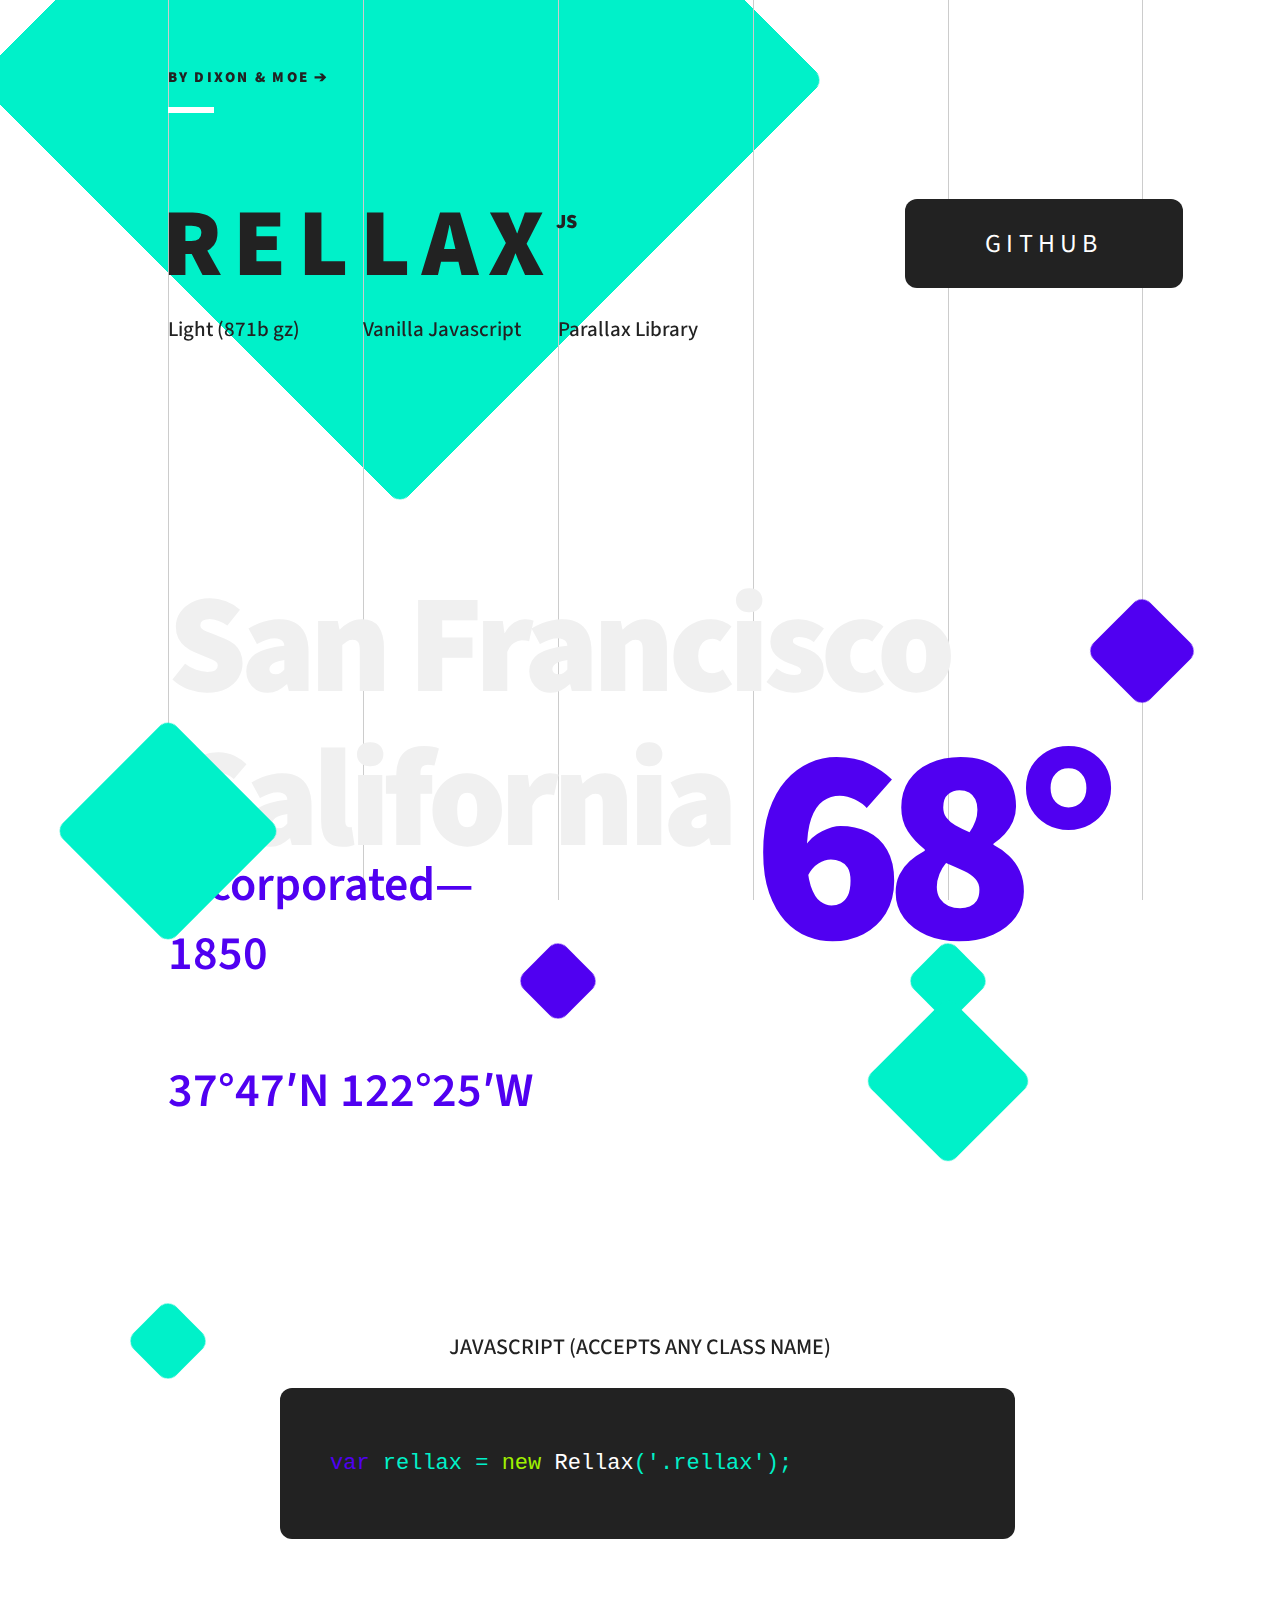
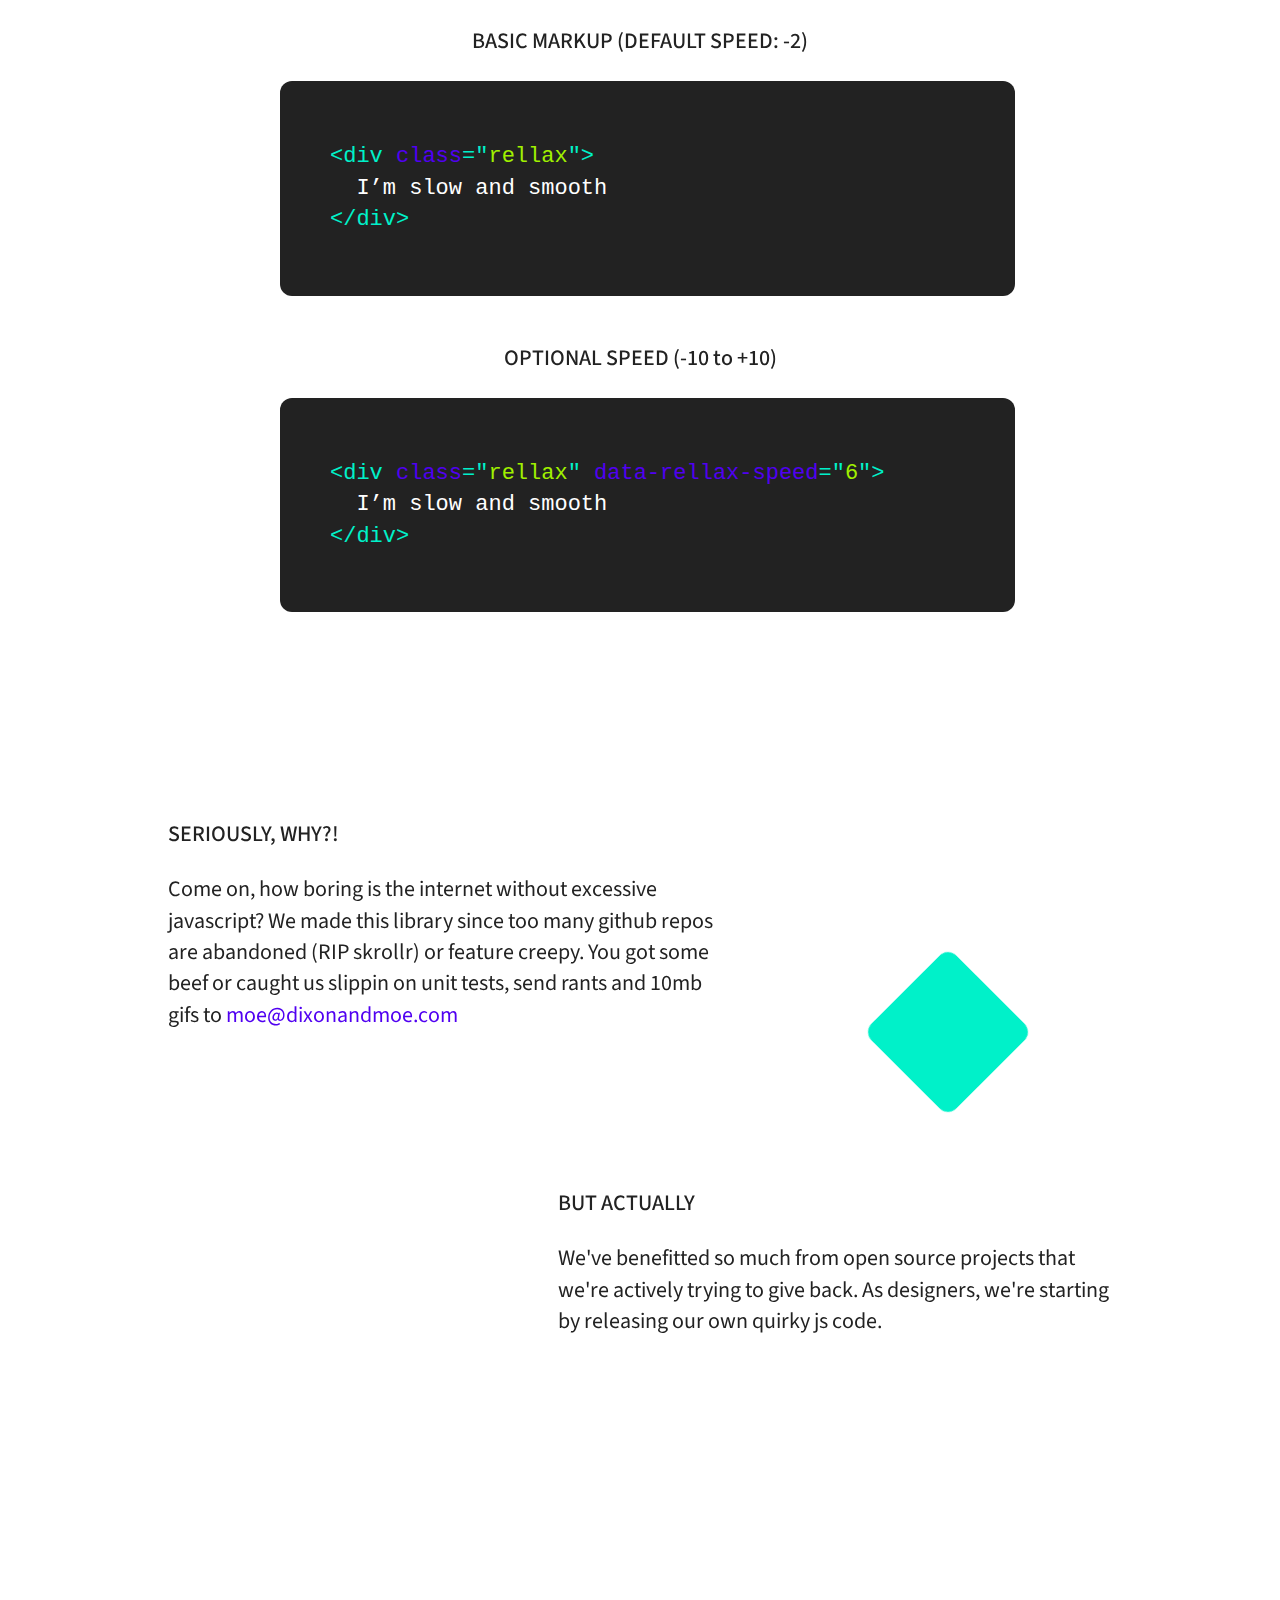
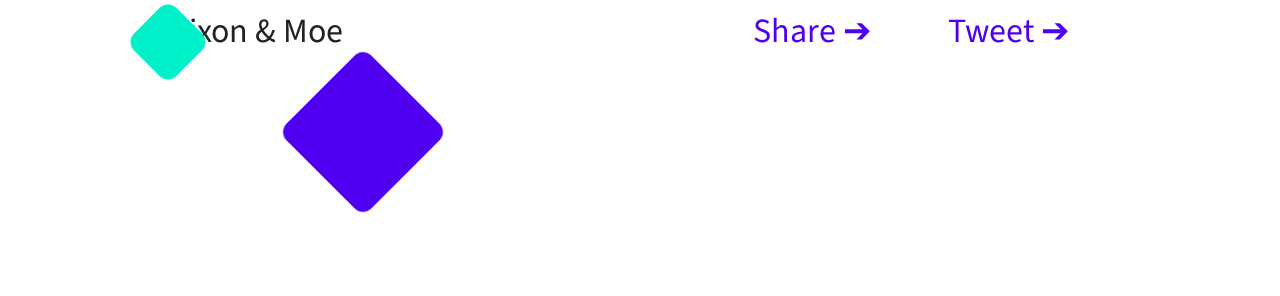
<file: rellax_191117/demo.html>
<!DOCTYPE html>
<html lang="en">
  <head>
    <meta charset="utf-8">
    <meta http-equiv="X-UA-Compatible" content="IE=edge,chrome=1">
    <title>Vanilla Javascript Parallax Library - Rellax.js</title>
    <meta name="description" content="">
    <meta name="viewport" content="width=device-width">

    <link href='https://fonts.googleapis.com/css?family=Source+Sans+Pro:600,700,900' rel='stylesheet' type='text/css'>

    <!-- Booooooootstrap -->
    <link rel="stylesheet" href="css/bootstrap.min.css">

    <!-- Styles -->
    <link rel="stylesheet" type="text/css" href="css/main.css">

    <!--[if lt IE 9]>
    <script src="//html5shiv.googlecode.com/svn/trunk/html5.js"></script>
    <script>window.html5 || document.write('<script src="js/vendor/html5shiv.js"><\/script>')</script>
    <![endif]-->
  </head>

  <body>
    <div class="grid">
      <div class="container">
        <div class="row">
          <div class="col-md-offset-1 col-md-2">
            <div class="grid-line"></div>
          </div>
          <div class="col-md-2">
            <div class="grid-line"></div>
          </div>
          <div class="col-md-2">
            <div class="grid-line"></div>
          </div>
          <div class="col-md-2">
            <div class="grid-line"></div>
          </div>
          <div class="col-md-2">
            <div class="grid-line" style="margin-right:-30px;border-right:1px solid #ccc"></div>
          </div>
        </div>
      </div>
    </div>

    <div class="fixed-top rellax" data-rellax-speed="-2"
      style="transform: rotate(45deg);"
    >
    </div>

    <main class="main">
      <header>
        <div class="container">
          <div class="row">
            <div class="col-md-offset-1 col-md-11">
              <a href="http://dixonandmoe.com/">
                <h2>BY DIXON & MOE <span>➔</span></h2>
              </a>
              <div class="white-block"></div>
            </div>
          </div>
          <div class="title">
            <div class="row">
              <div class="col-md-offset-1 col-md-6">
                <h1>RELLAX<span>JS</span></h1>
              </div>
              <div class="col-md-4 text-right">
                <a href="https://github.com/dixonandmoe/rellax">GITHUB</a>
              </div>
            </div>
          </div>
          <div class="subtitle">
            <div class="row">
              <div class="col-md-offset-1 col-md-2">
                <h3>Light (871b gz)</h3>
              </div>
              <div class="col-md-2">
                <h3>Vanilla Javascript</h3>
              </div>
              <div class="col-md-2">
                <h3>Parallax Library</h3>
              </div>
            </div>
          </div>
        </div>
      </header>


      <section class="section san-francisco">
        <div class="absolute">
          <div class="container">
            <div class="row">
              <div class="col-md-offset-1 col-md-11">
                <h2 class="rellax" data-rellax-speed="-3">San Francisco<br>California</h2>
              </div>
            </div>
          </div>
        </div>

        <div class="absolute above">
          <div class="container">
            <div class="row">

              <div class="col-md-offset-1 col-md-2">
                <div class="lg-green rellax"
                  data-rellax-speed="2"
                  style="transform: rotate(45deg);">
                </div>
                <div class="sm-green rellax"
                  data-rellax-speed="5"
                  style="transform: rotate(45deg);">
                </div>
              </div>

              <div class="col-md-offset-2 col-md-1">
                <div class="sm-purple rellax"
                  data-rellax-speed="2"
                  style="transform: rotate(45deg);">
                </div>
              </div>

              <div class="col-md-offset-3 col-md-1">
                <div class="xs-green rellax"
                  data-rellax-speed="5"
                  style="transform: rotate(45deg);">
                </div>
                <div class="md-green rellax"
                  data-rellax-speed="1"
                  style="transform: rotate(45deg);">
                </div>
              </div>

              <div class="col-md-1">
                <div class="lg-purple rellax"
                  data-rellax-speed="3"
                  style="transform: rotate(45deg);">
                </div>
              </div>

            </div>
          </div>
        </div>


        <div class="container">

          <div class="row">
            <div class="col-md-offset-1 col-md-5">
              <div class="date">
                Incorporated—<br>
                1850<br><br>
                37°47′N 122°25′W
              </div>
            </div>
            <div class="col-md-offset-1 col-md-4">
              <div class="temp">
                68°
              </div>
            </div>
          </div>
        </div>


      </section>


      <section class="section">

      </section>


      <section class="section">
        <div style="margin-top: 200px">
          <div class="container">

              <div class="row">
                <div class="col-md-12 text-center">
                  <h4>JAVASCRIPT (ACCEPTS ANY CLASS NAME)</h4>
                </div>
              </div>

              <div class="row">
                <div class="col-md-offset-2 col-md-8">
                  <div class="text-editor">
                    <code>
                      <span class="purple">var</span> rellax = <span class="green">new</span> <span class="white">Rellax</span>('.rellax');
                    </code>
                  </div>
                </div>
              </div>


              <div class="row">
                <div class="col-md-12 text-center" style="margin-top:80px">
                  <h4>BASIC MARKUP (DEFAULT SPEED: -2)</h4>
                </div>
              </div>

              <div class="row">
                <div class="col-md-offset-2 col-md-8">
                  <div class="text-editor">
                    <code>
                      &lt;div <span class="purple">class</span>="<span class="green">rellax</span>"&gt;<br>
                      <span class="white">&nbsp;&nbsp;I’m slow and smooth</span><br>
                      &lt;/div&gt;
                    </code>
                  </div>
                </div>
              </div>


              <div class="row">
                <div class="col-md-12 text-center" style="margin-top:40px">
                  <h4>OPTIONAL SPEED (-10 to +10)</h4>
                </div>
              </div>

              <div class="row">
                <div class="col-md-offset-2 col-md-8">
                  <div class="text-editor">
                    <code>
                      &lt;div <span class="purple">class</span>="<span class="green">rellax</span>" <span class="purple">data-rellax-speed</span>="<span class="green">6</span>"&gt;<br>
                      <span class="white">&nbsp;&nbsp;I’m slow and smooth</span><br>
                      &lt;/div&gt;
                    </code>
                  </div>
                </div>
              </div>

          </div>
        </div>
      </section>



      <section class="section">

        <div class="absolute above" style="pointer-events: none;">
          <div class="container">
            <div class="row">

              <div class="col-md-offset-1 col-md-2">
                <div class="bt-green rellax"
                  data-rellax-speed="5"
                  style="transform: rotate(45deg);">
                </div>
              </div>

              <div class="col-md-offset-0 col-md-1">
                <div class="md-dixonandmoe rellax"
                  data-rellax-speed="2"
                  style="transform: rotate(45deg);">
                </div>
              </div>

              <div class="col-md-offset-5 col-md-1">
                <div class="md-twitter rellax"
                  data-rellax-speed="1"
                  style="transform: rotate(45deg);">
                </div>
              </div>

              <div class="col-md-1">
                <div class="md-facebook rellax"
                  data-rellax-speed="3"
                  data-rellax-percentage="0.5"
                  style="transform: rotate(45deg);">
                </div>
              </div>

            </div>
          </div>
        </div>

        <div class="copy" style="margin-top: 200px;margin-bottom: 500px">
          <div class="container">
            <div class="row">
              <div class="col-md-offset-1 col-md-6">
                <h4>SERIOUSLY, WHY?!</h4>
                <p>Come on, how boring is the internet without excessive javascript? We made this library since too many github repos are abandoned (RIP skrollr) or feature creepy. You got some beef or caught us slippin on unit tests, send rants and 10mb gifs to <a href="mailto:moe@dixonandmoe.">moe@dixonandmoe.com</a></p>
              </div>
            </div>

            <div class="row" style="margin-top: 140px">
              <div class="col-md-offset-5 col-md-6">
                <h4>BUT ACTUALLY</h4>
                <p>We've benefitted so much from open source projects that we're actively trying to give back. As designers, we're starting by releasing our own quirky js code.</p>
              </div>
            </div>
          </div>
        </div>
      </section>

      <section class="share">
        <div class="container">
          <div class="row">
            <div class="col-md-offset-1 col-md-3">
              <a class="dam" href="http://dixonandmoe.com/">Dixon &amp; Moe</a>
            </div>
            <div class="col-md-offset-3 col-md-2">
              <a href="https://www.facebook.com/sharer/sharer.php?u=http://dixonandmoe.com/rellax/">Share <span>➔</span></a>
            </div>
            <div class="col-md-offset-0 col-md-2">
              <a href="https://twitter.com/share?url=http://dixonandmoe.com/rellax/">Tweet <span>➔</span></a>
            </div>
          </div>
        </div>
      </section>

    </main>


    <!-- javascript -->
    <script type="text/javascript" src="rellax.js"></script>
    <script>
    	var rellax = new Rellax('.rellax', {
        // center: true
        callback: function(position) {
            // callback every position change
            console.log(position);
        }
      });
    </script>



  </body>
</html>
</file>
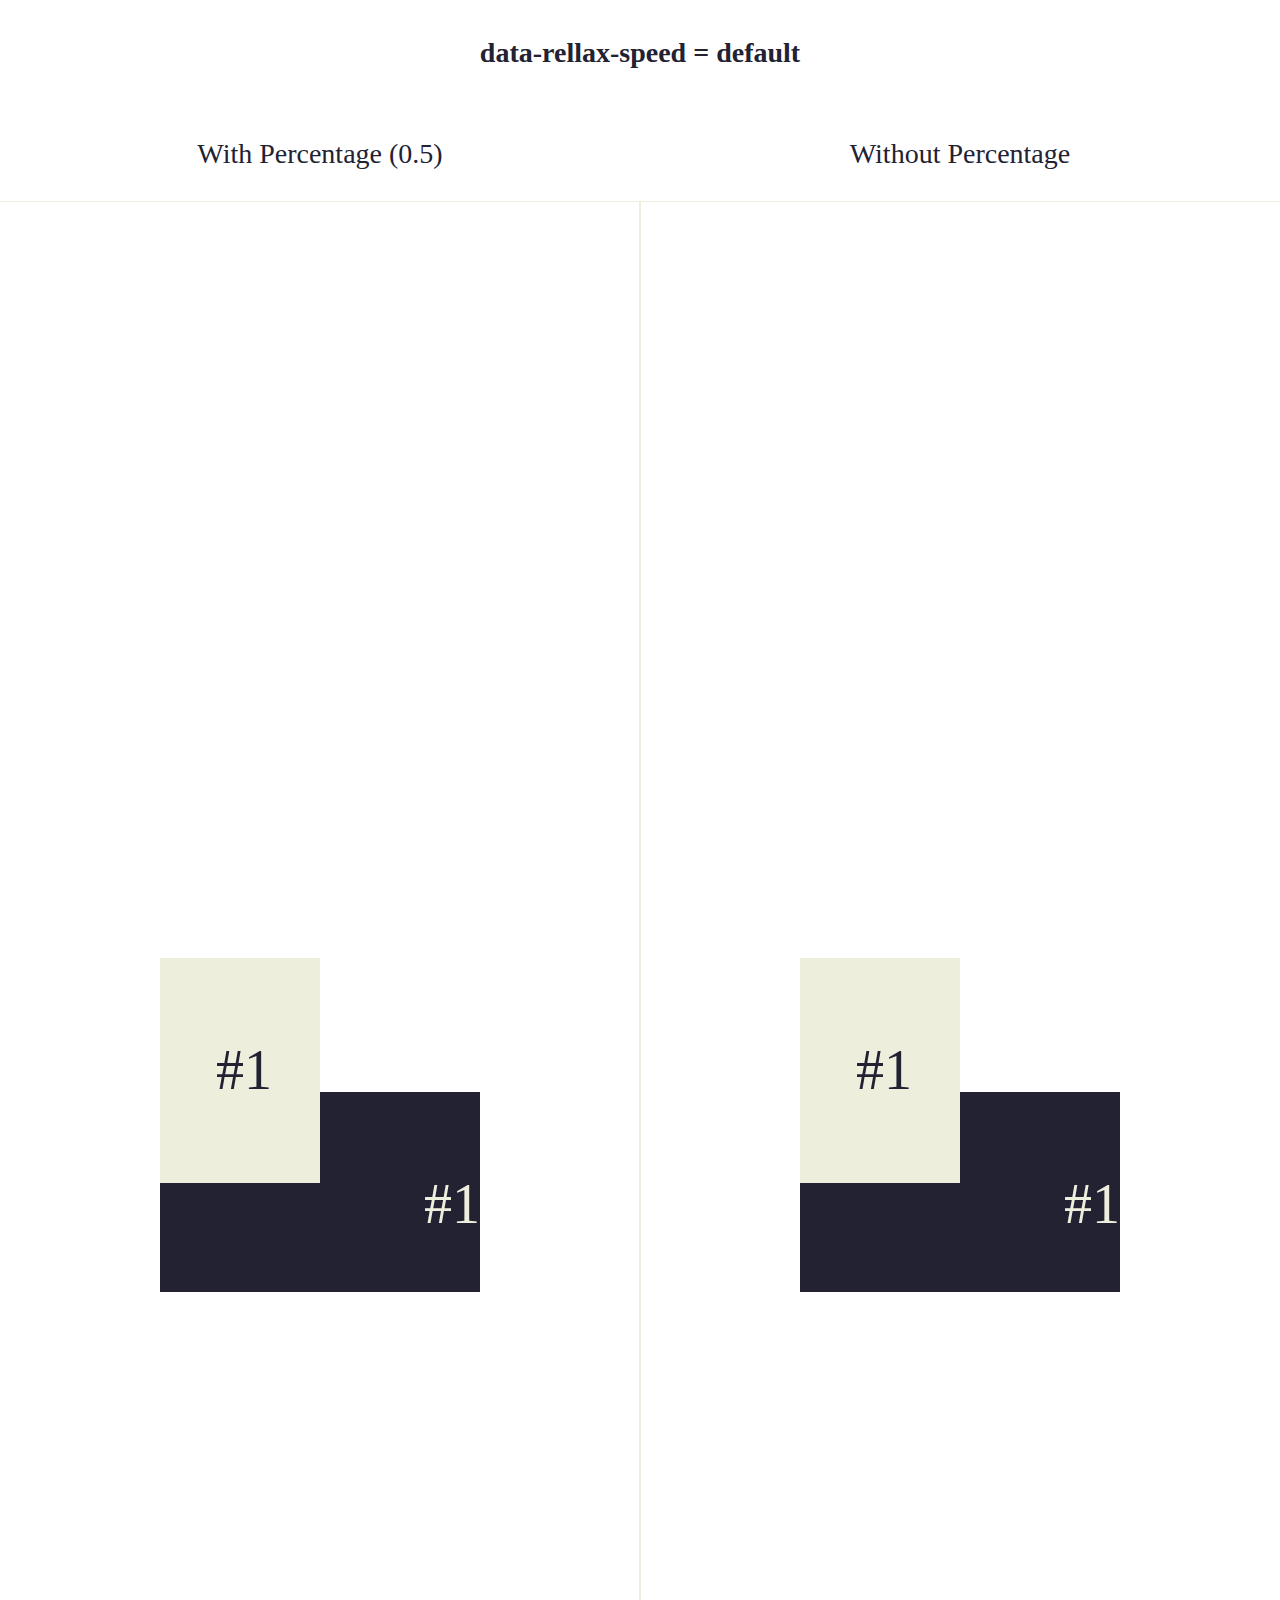
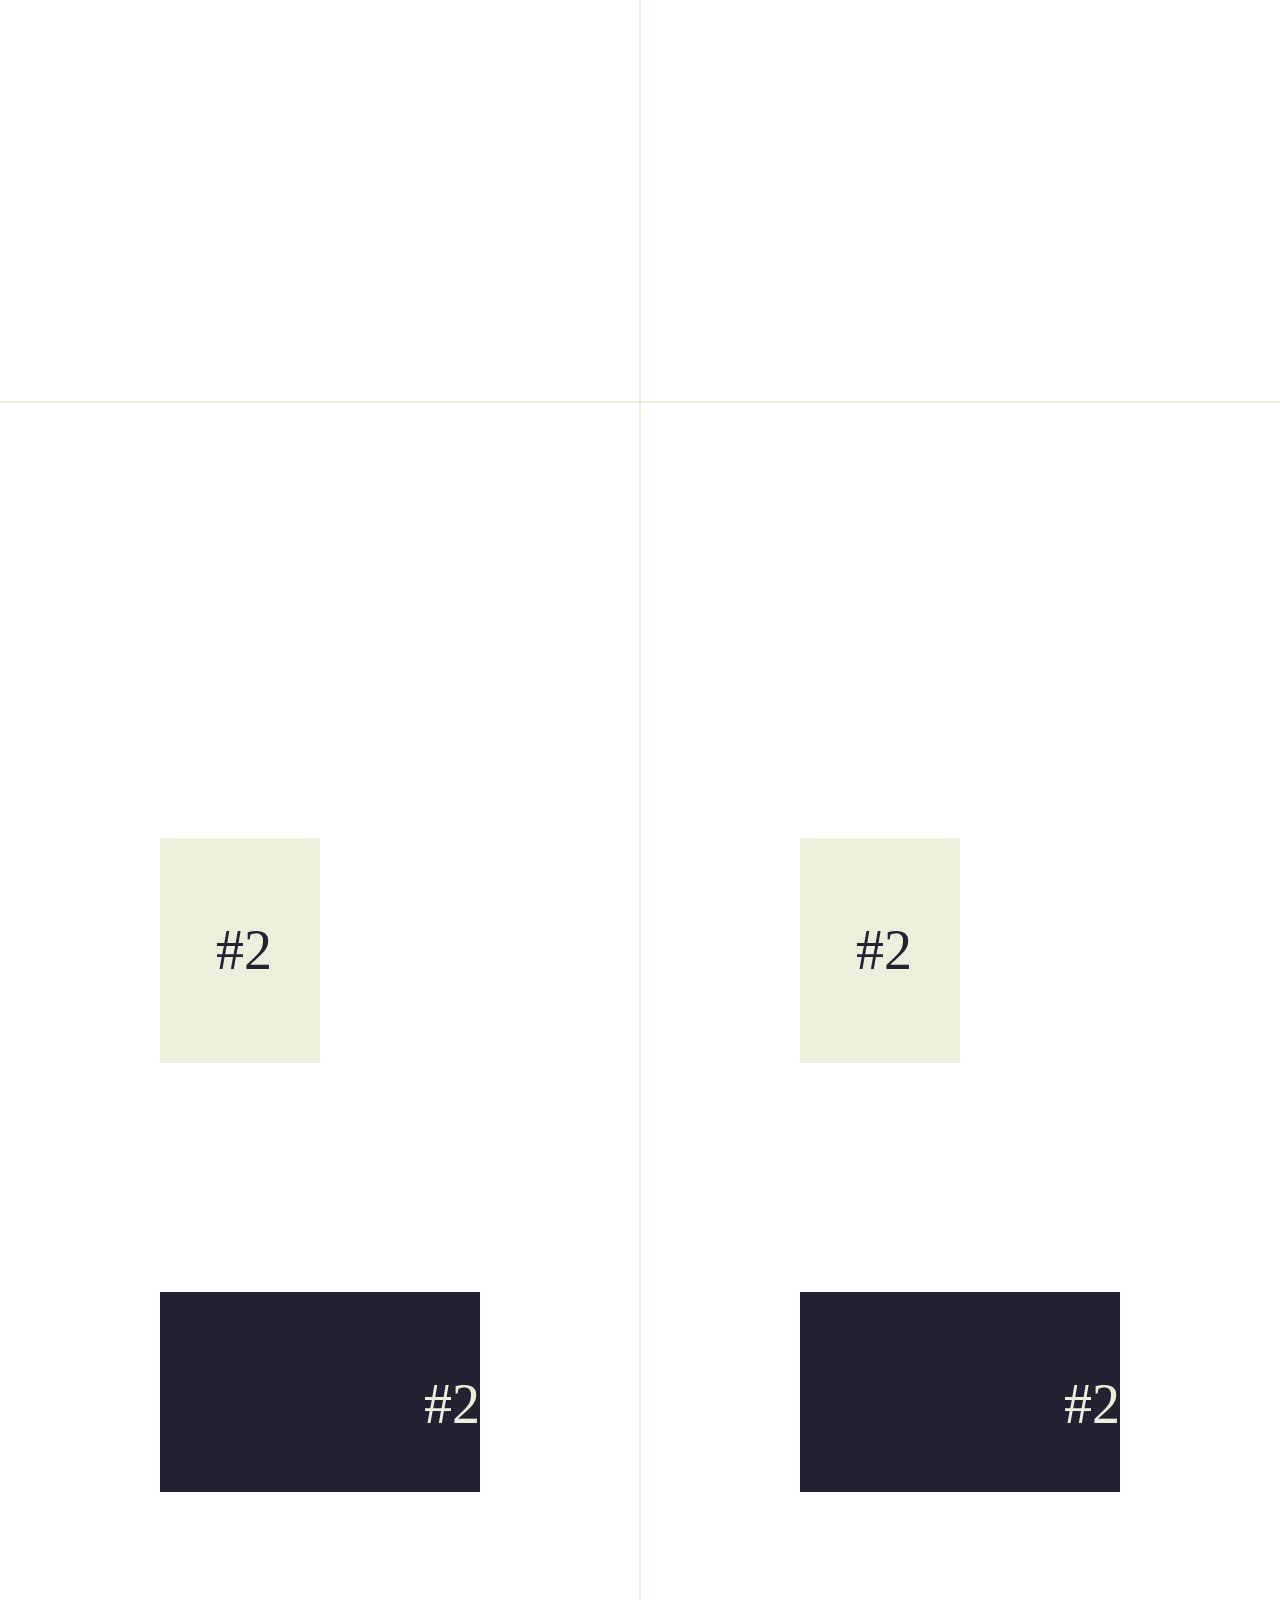
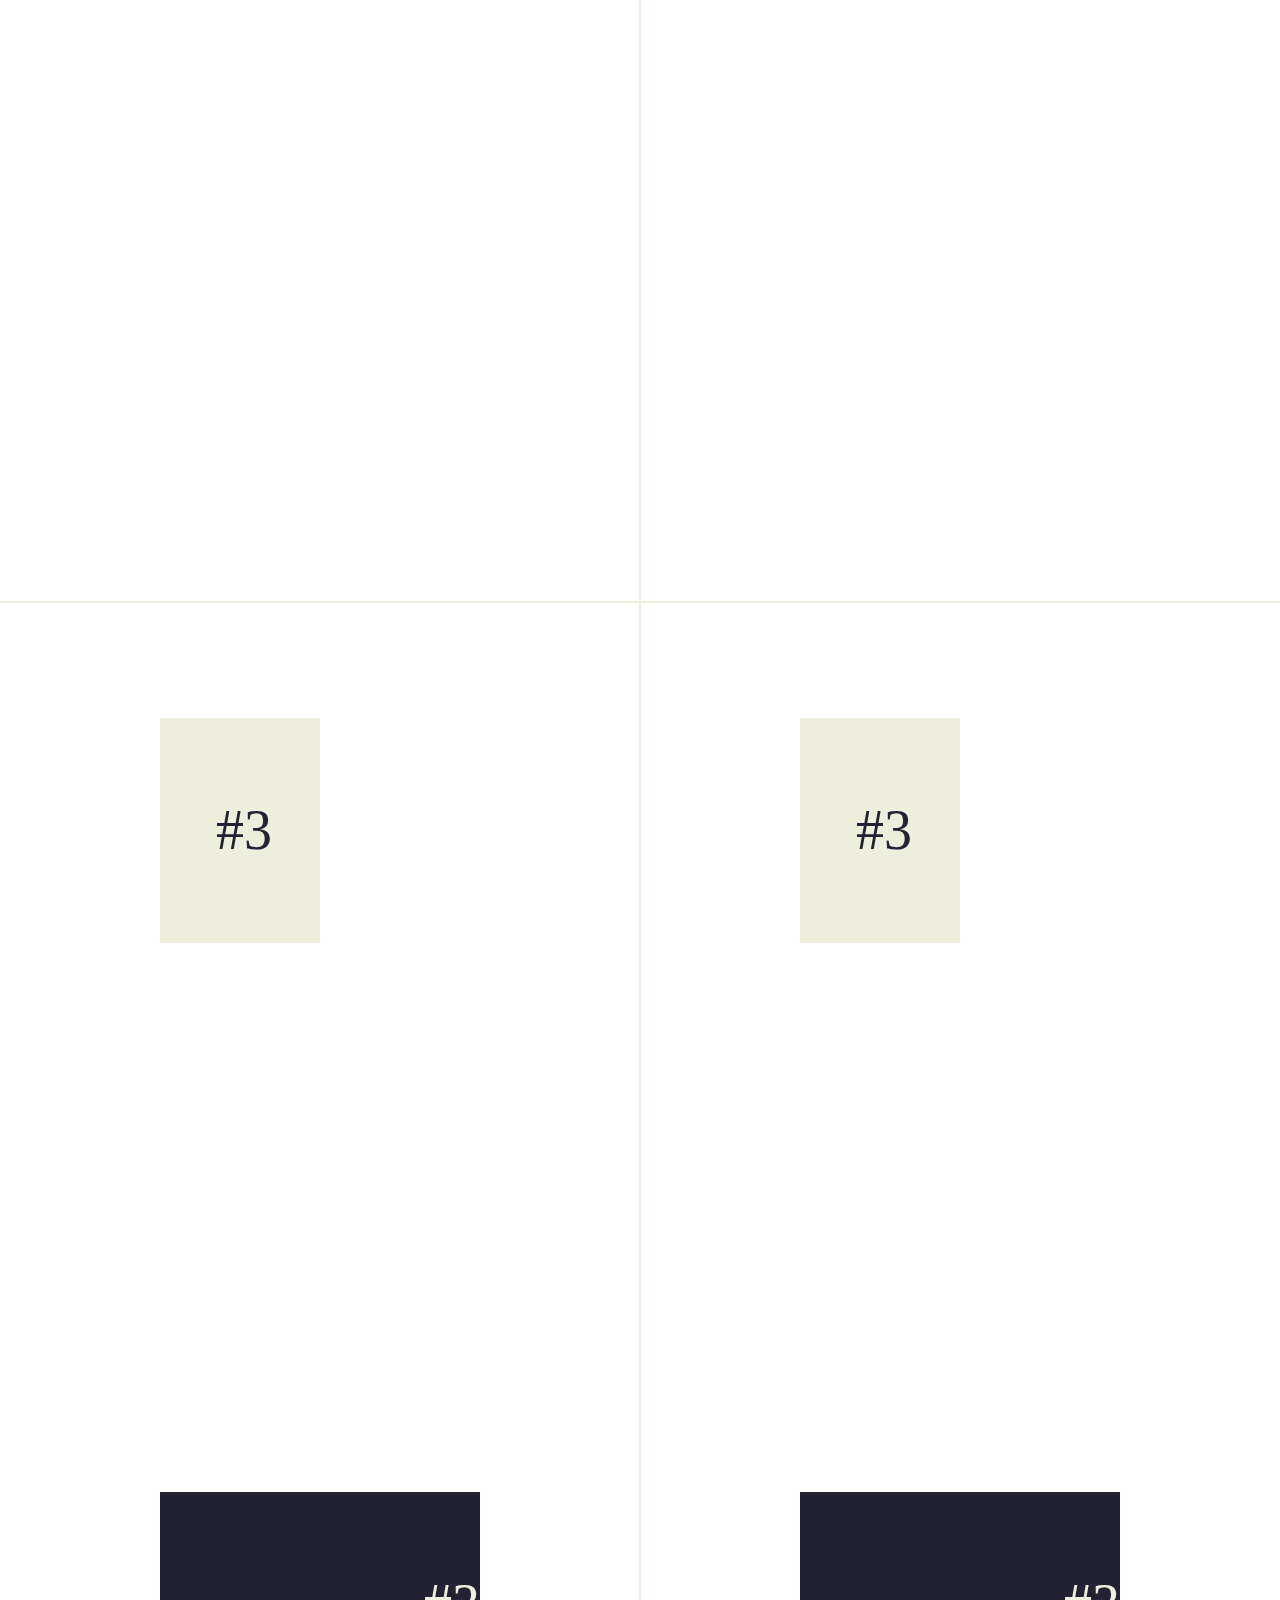
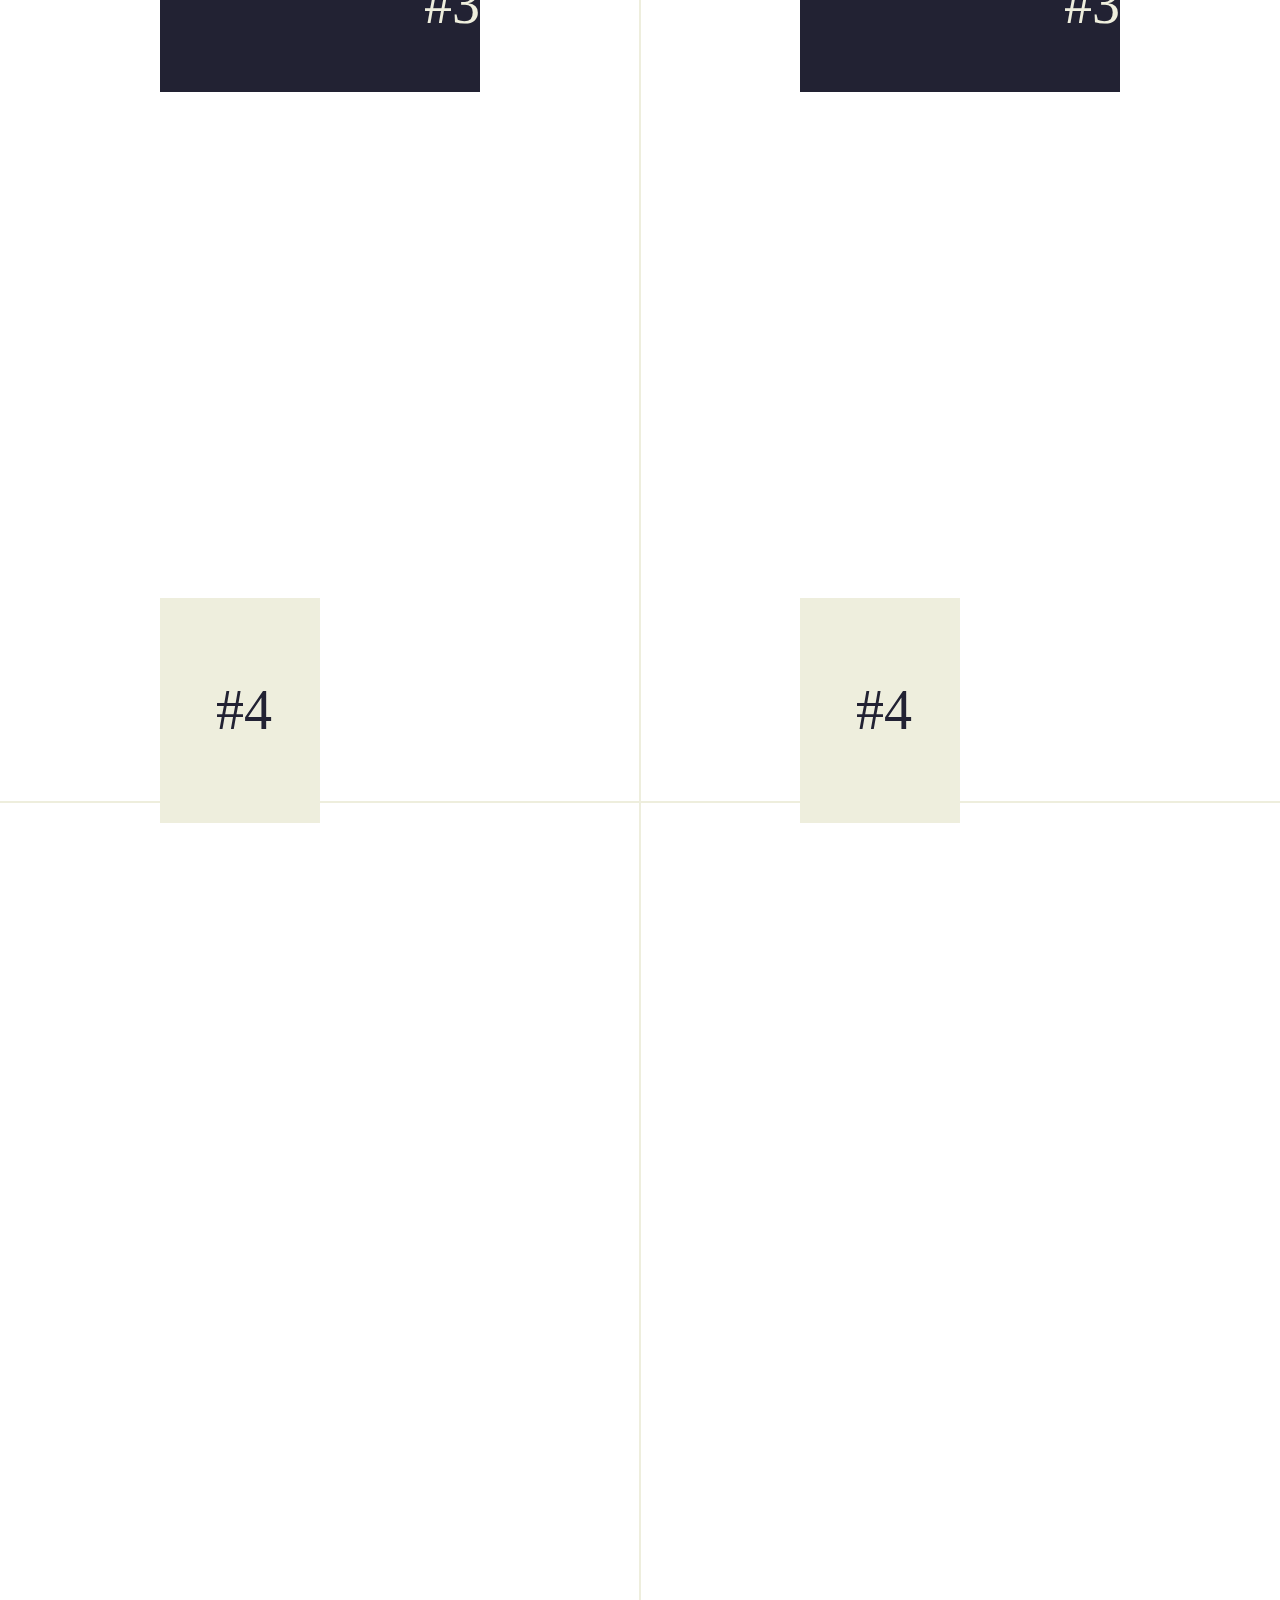
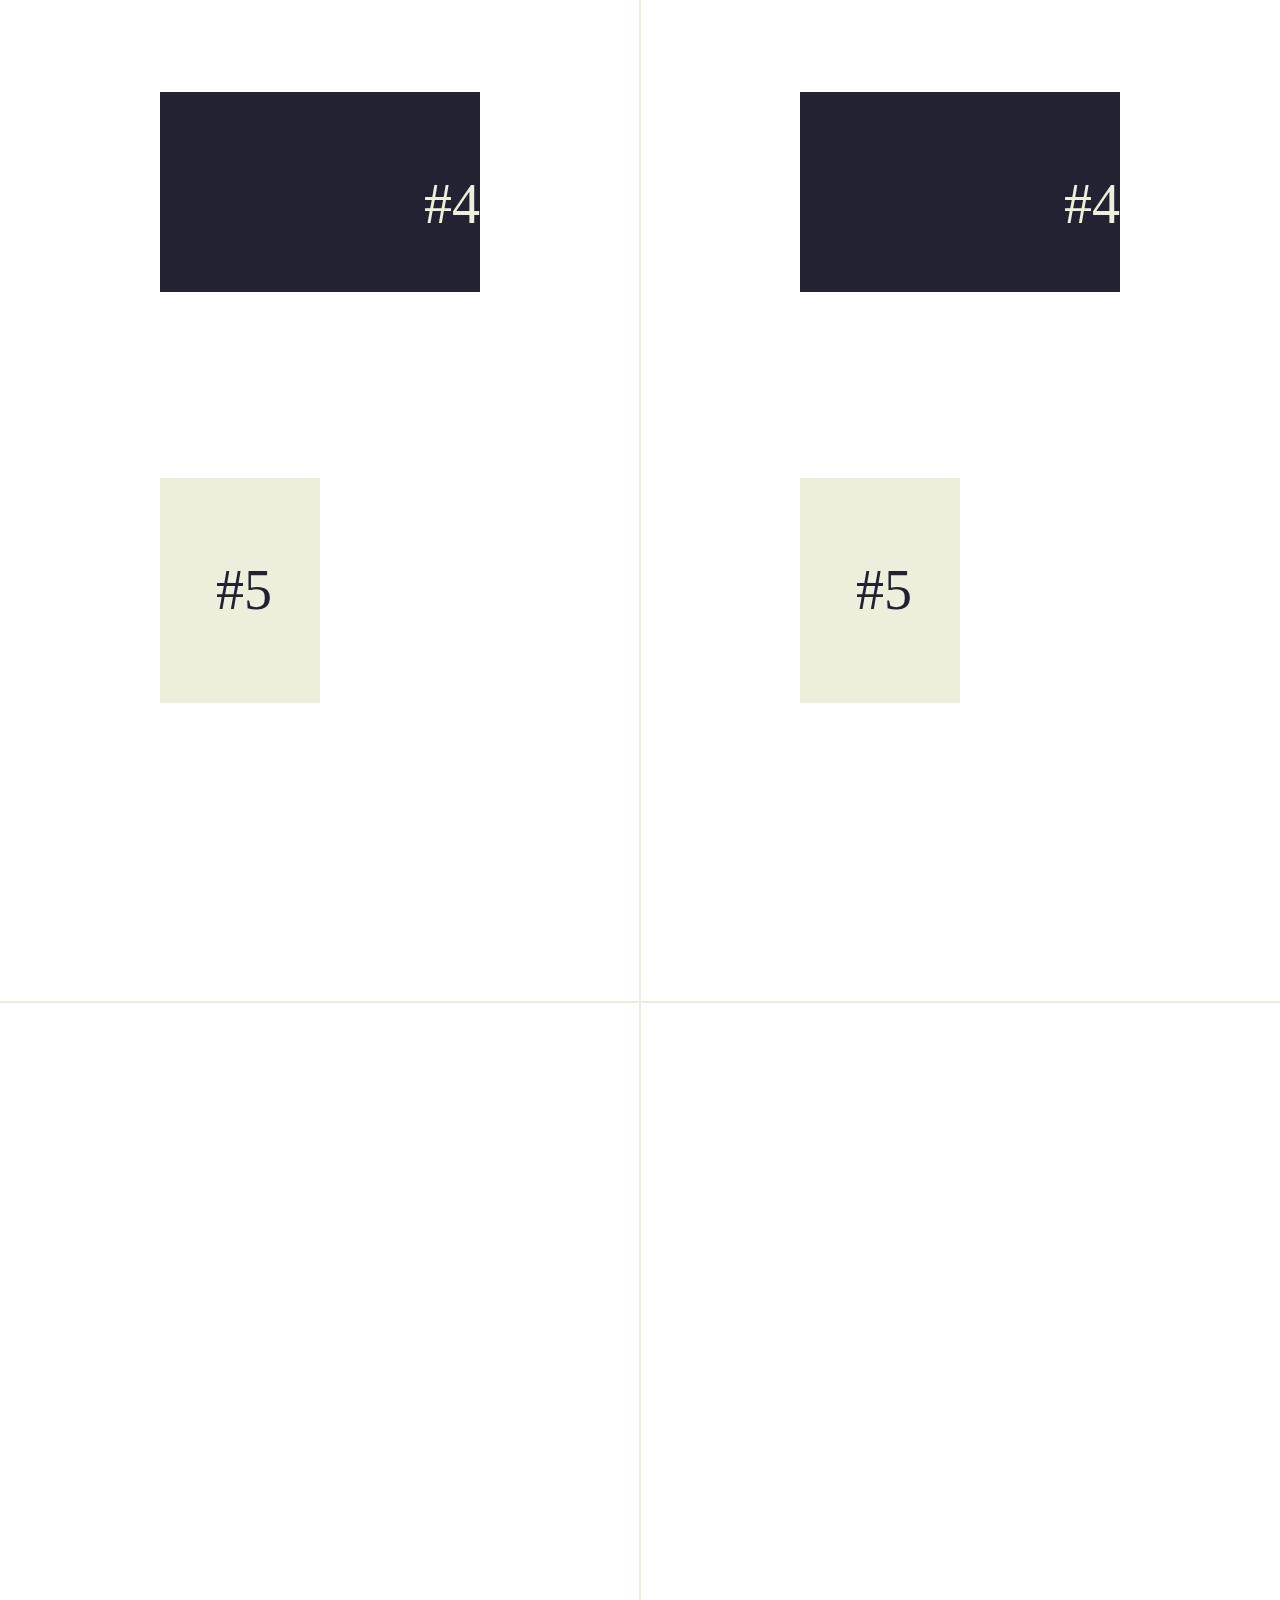
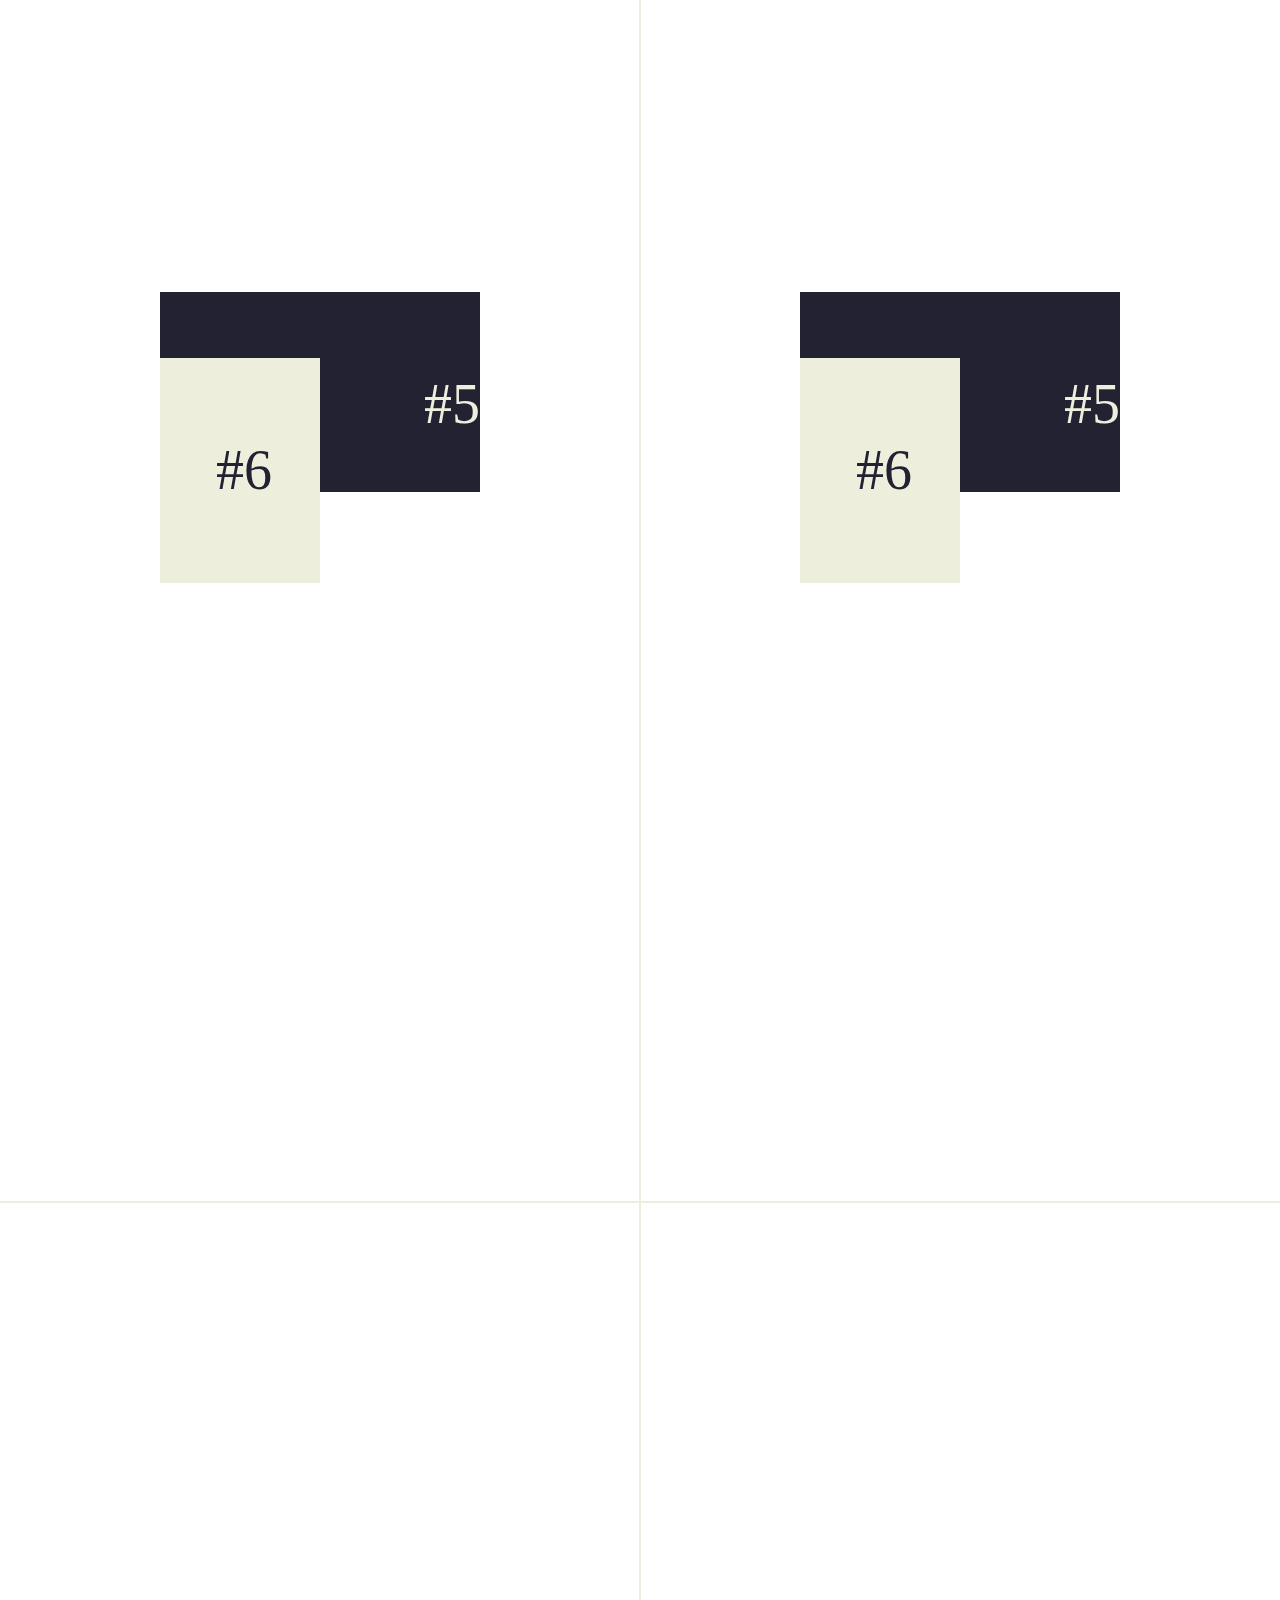
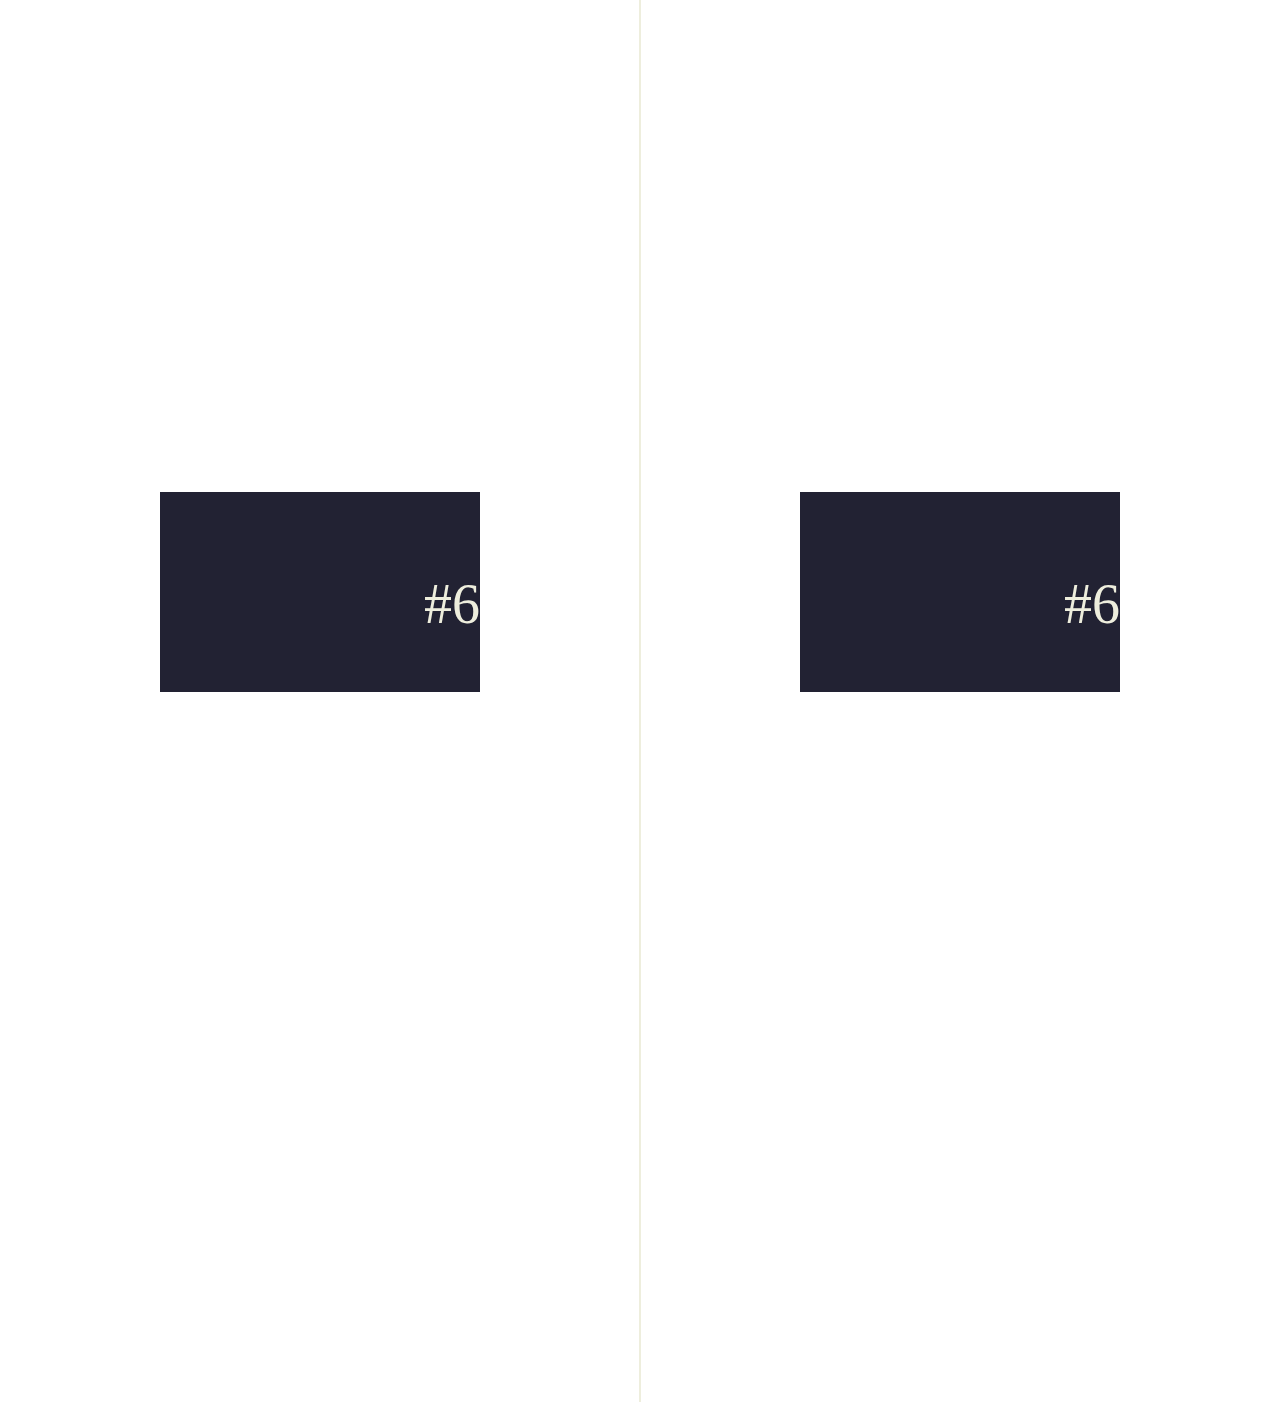
<file: rellax_191117/tests/center.html>
<!DOCTYPE html>
<html lang="en">
<head>
	<meta charset="UTF-8">
	<meta name="viewport" content="width=device-width, initial-scale=1.0">
	<meta http-equiv="X-UA-Compatible" content="IE=edge">
	<title></title>
	<style>
		html, body{
			color: #223;
			font-size: 21pt;
			margin: 0; padding: 0;
		}
		nav{
			font-size: 21pt;
			line-height: 1.5em;
			position: fixed;
			bottom: 0; left: 0;
		}
		nav a{ color: inherit; }

		.col{
			text-align: center;
			width: 50%;
			float: left;
			box-sizing: border-box;
		}

		h4{ text-align: center;}

		.container{
			display: flex;
			align-items: center;
			outline: 1px solid #eed;
			font-size: 42pt;
			/*padding: 37.5vh 12.5vw;*/
			padding: 0 12.5vw;
			height: 200vh;
		}
		.block{
			background: #223;
			color: #eed;
			line-height: 25vh;
			text-align: right;
			/*padding: 0 42pt;*/
			margin-top: 20vh;
			height: 200px;
			width: 400px;
			position: relative;
		}
		span{
			background: #eed;
			color: #223;
			line-height: 25vh;
			text-align: left;
			padding: 0 42pt;
			display: block;
			width: 50%;
			position: absolute;
			top: 0; left: 0;
			box-sizing: border-box;
		}
	</style>
</head>
<body>
	<h4>data-rellax-speed = default</h4>
	<section>
		<div class="col">
			<br>With Percentage (0.5) <br><br>
			<div id="21" class="container"><div class="block">#1<span class="rellax" data-rellax-percentage="0.5">#1</span></div></div>
			<div id="22" class="container"><div class="block">#2<span class="rellax" data-rellax-percentage="0.5">#2</span></div></div>
			<div id="23" class="container"><div class="block">#3<span class="rellax" data-rellax-percentage="0.5">#3</span></div></div>
			<div id="24" class="container"><div class="block">#4<span class="rellax" data-rellax-percentage="0.5" style="transition: transform 10s cubic-bezier(0,1,.5,1);">#4</span></div></div>
			<div id="25" class="container"><div class="block">#5<span class="rellax" data-rellax-percentage="0.5" style="transition: transform 10s cubic-bezier(0,1,.5,1);">#5</span></div></div>
			<div id="26" class="container"><div class="block">#6<span class="rellax" data-rellax-percentage="0.5" style="transition: transform 10s cubic-bezier(0,1,.5,1);">#6</span></div></div>
		</div>
		<div class="col">
			<br>Without Percentage <br><br>
			<div id="21" class="container"><div class="block">#1<span class="rellax" style="transition: transform 10s cubic-bezier(0,1,.5,1);">#1</span></div></div>
			<div id="22" class="container"><div class="block">#2<span class="rellax" style="transition: transform 10s cubic-bezier(0,1,.5,1);">#2</span></div></div>
			<div id="23" class="container"><div class="block">#3<span class="rellax" style="transition: transform 10s cubic-bezier(0,1,.5,1);">#3</span></div></div>
			<div id="24" class="container"><div class="block">#4<span class="rellax">#4</span></div></div>
			<div id="25" class="container"><div class="block">#5<span class="rellax">#5</span></div></div>
			<div id="26" class="container"><div class="block">#6<span class="rellax">#6</span></div></div>
		</div>
	</section>

	<!-- Scripts -->
	<script src="../rellax.js"></script>
	<script>
		var rellax = new Rellax('.rellax', {center: true});
	</script>
</body>
</html>
</file>
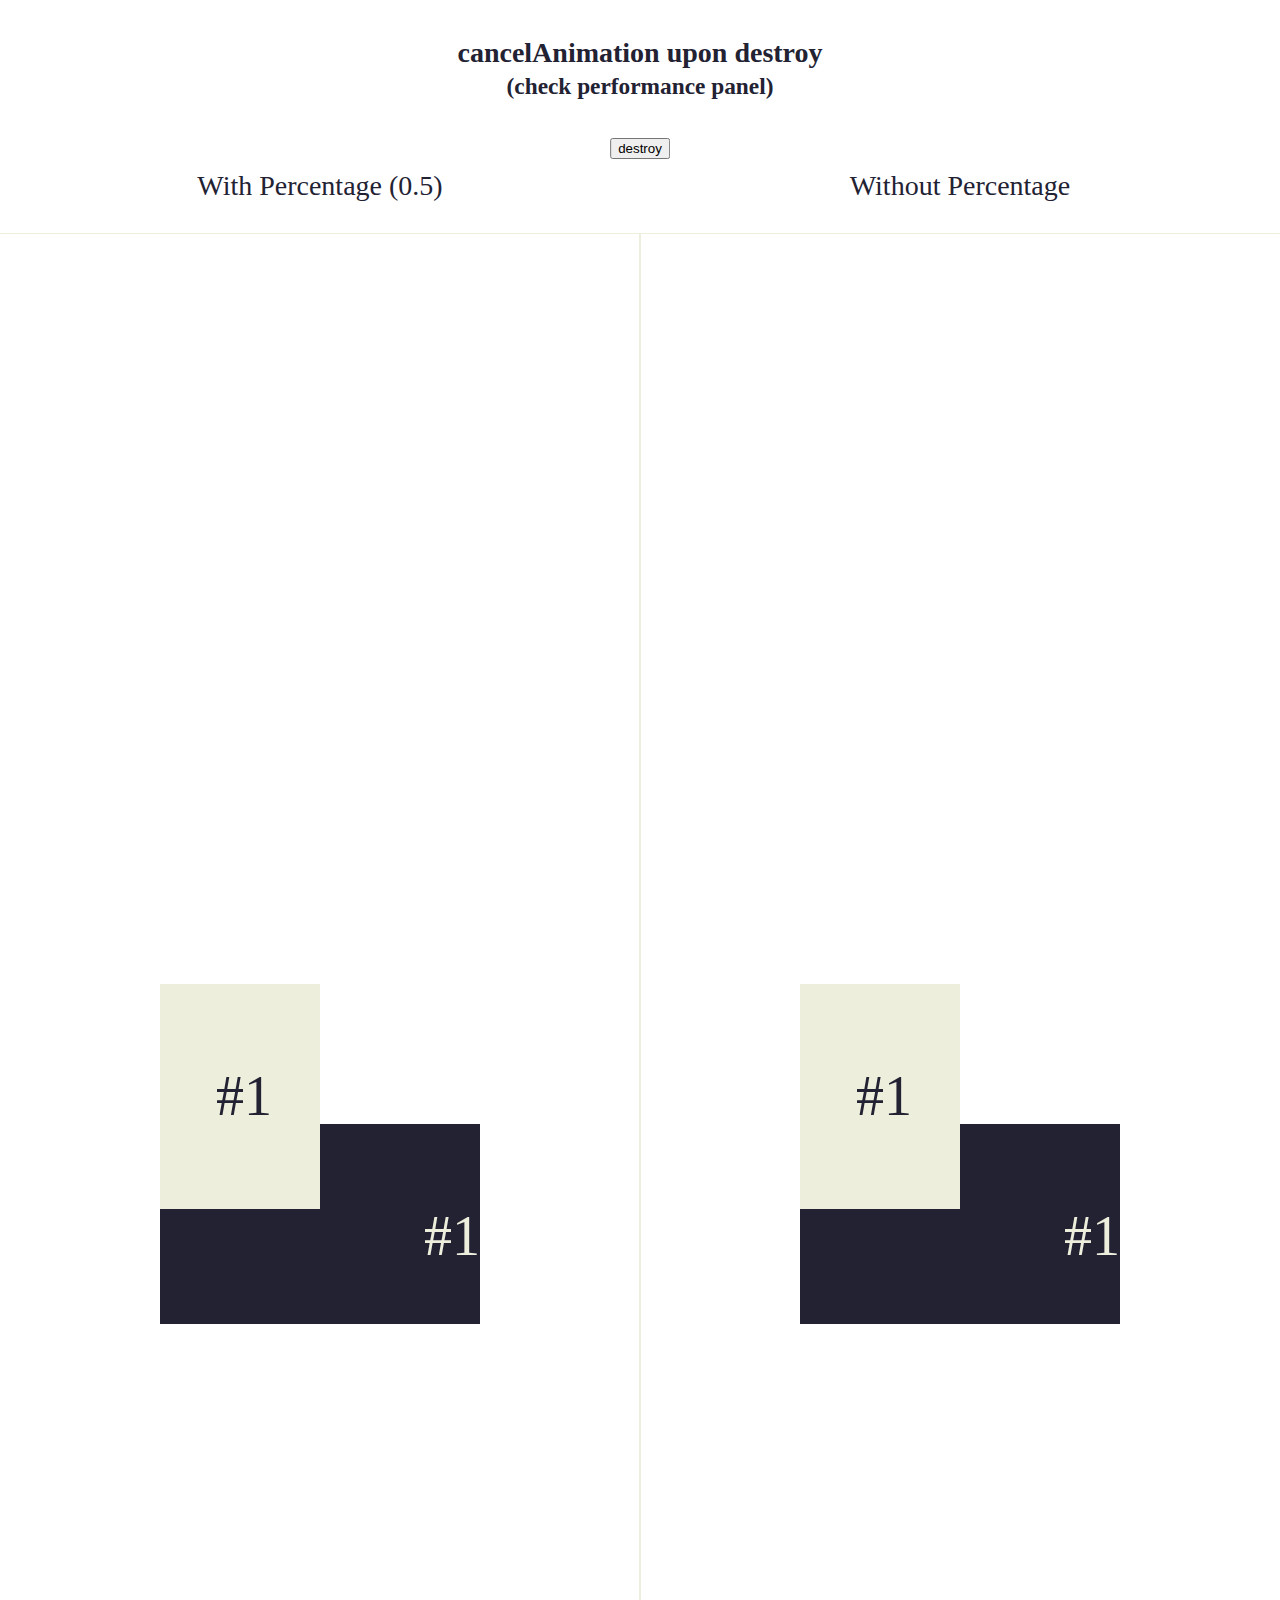
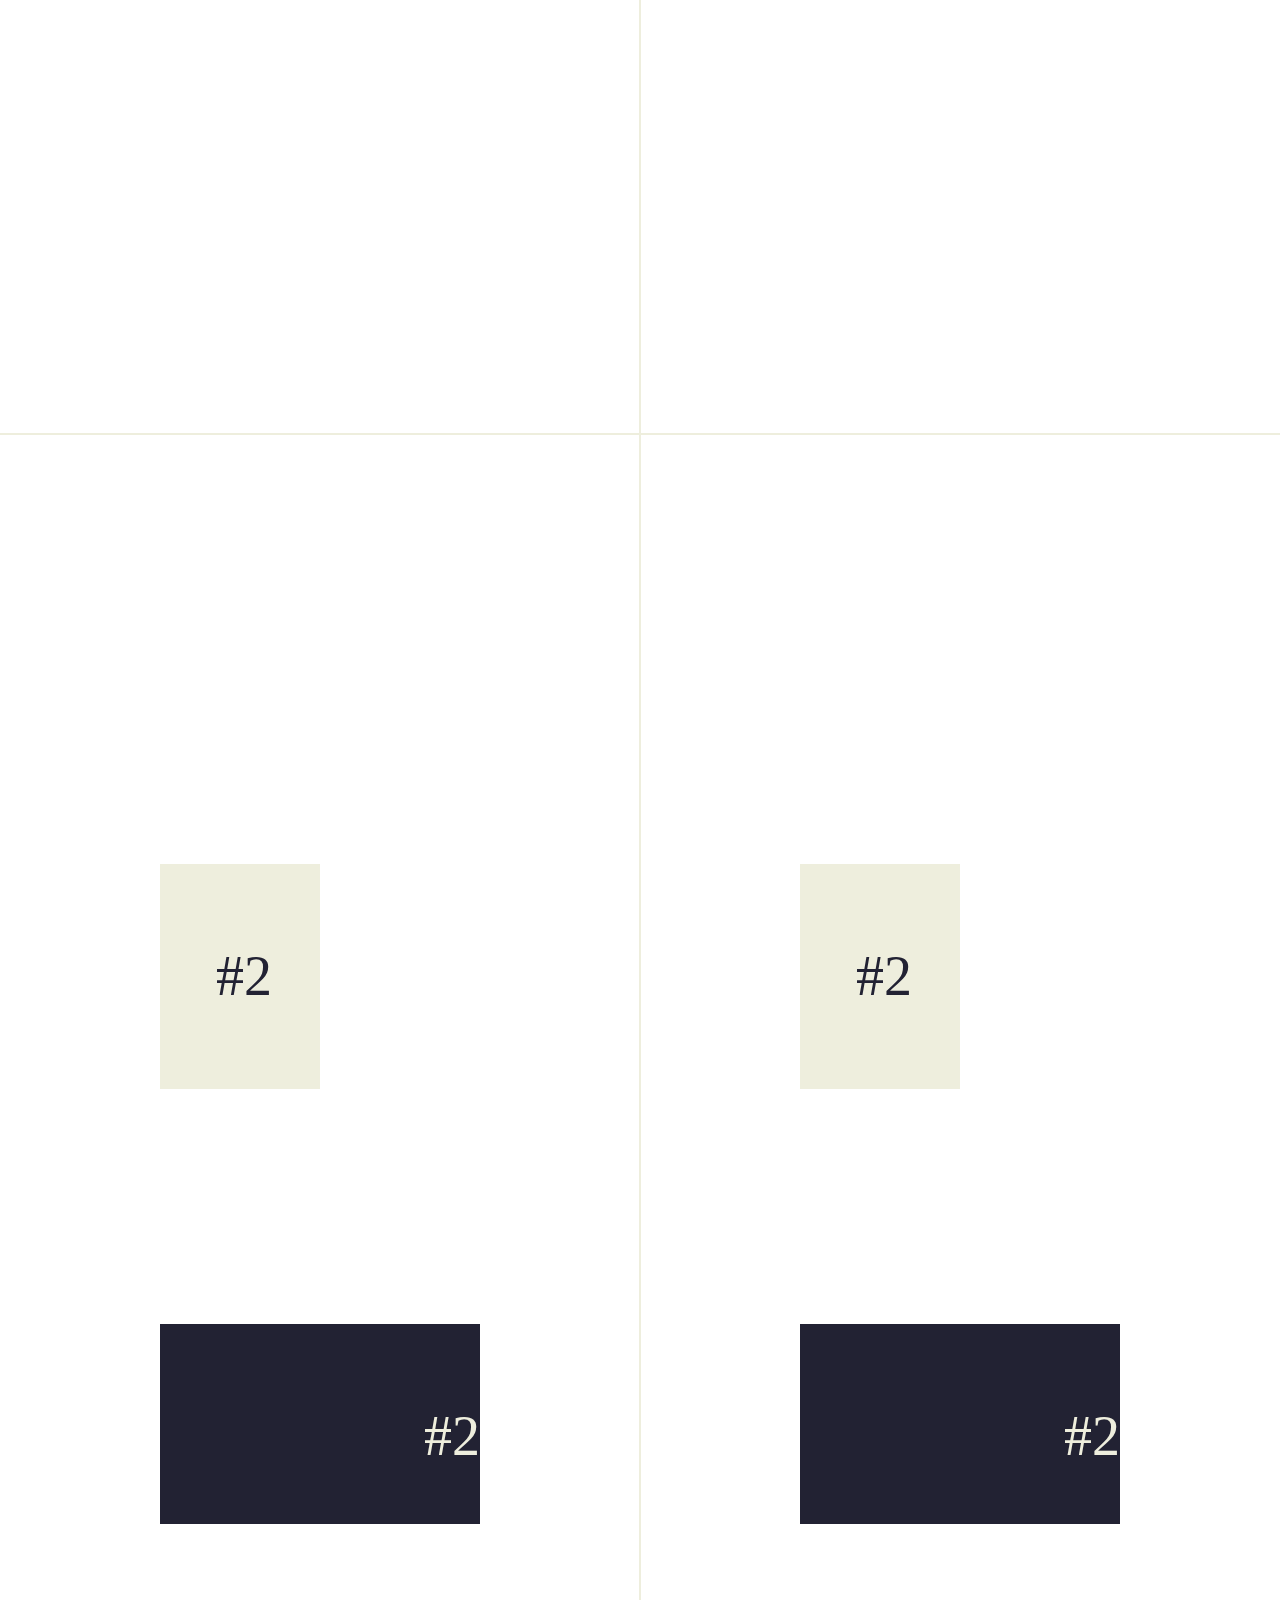
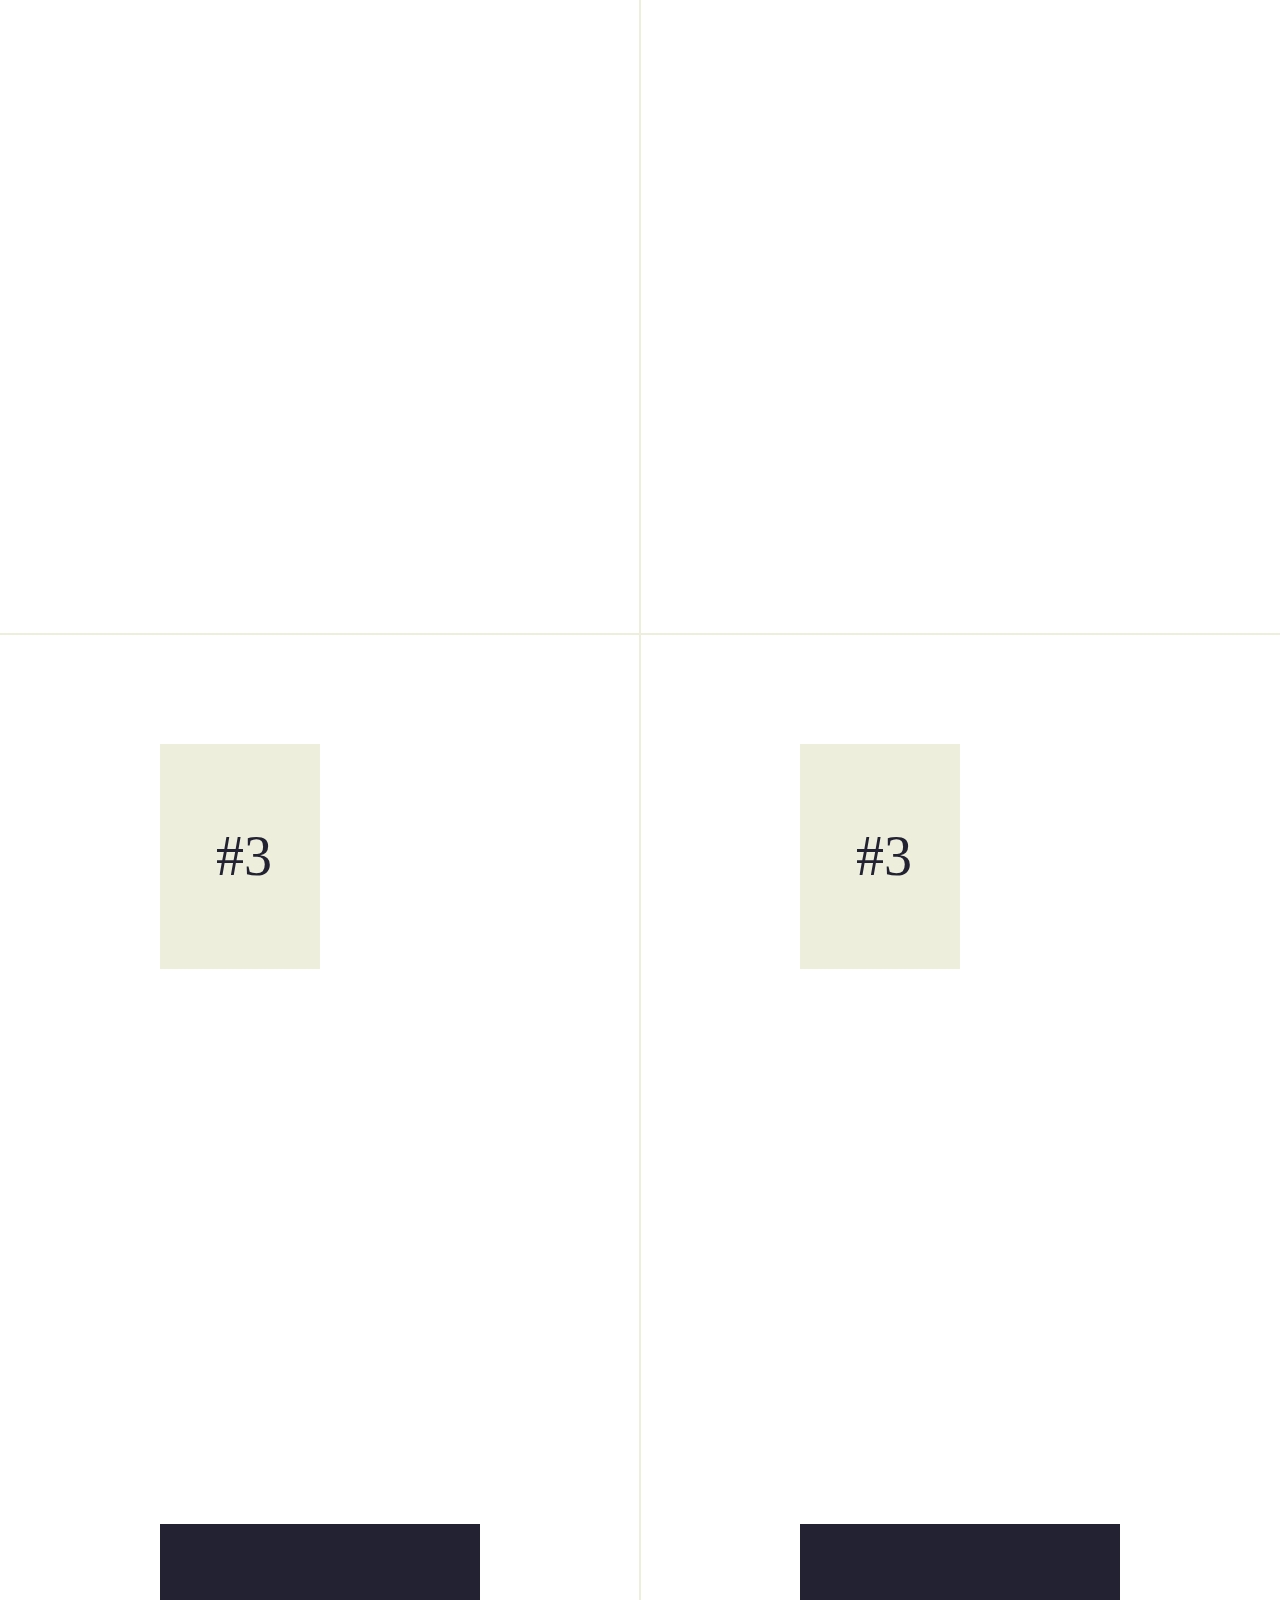
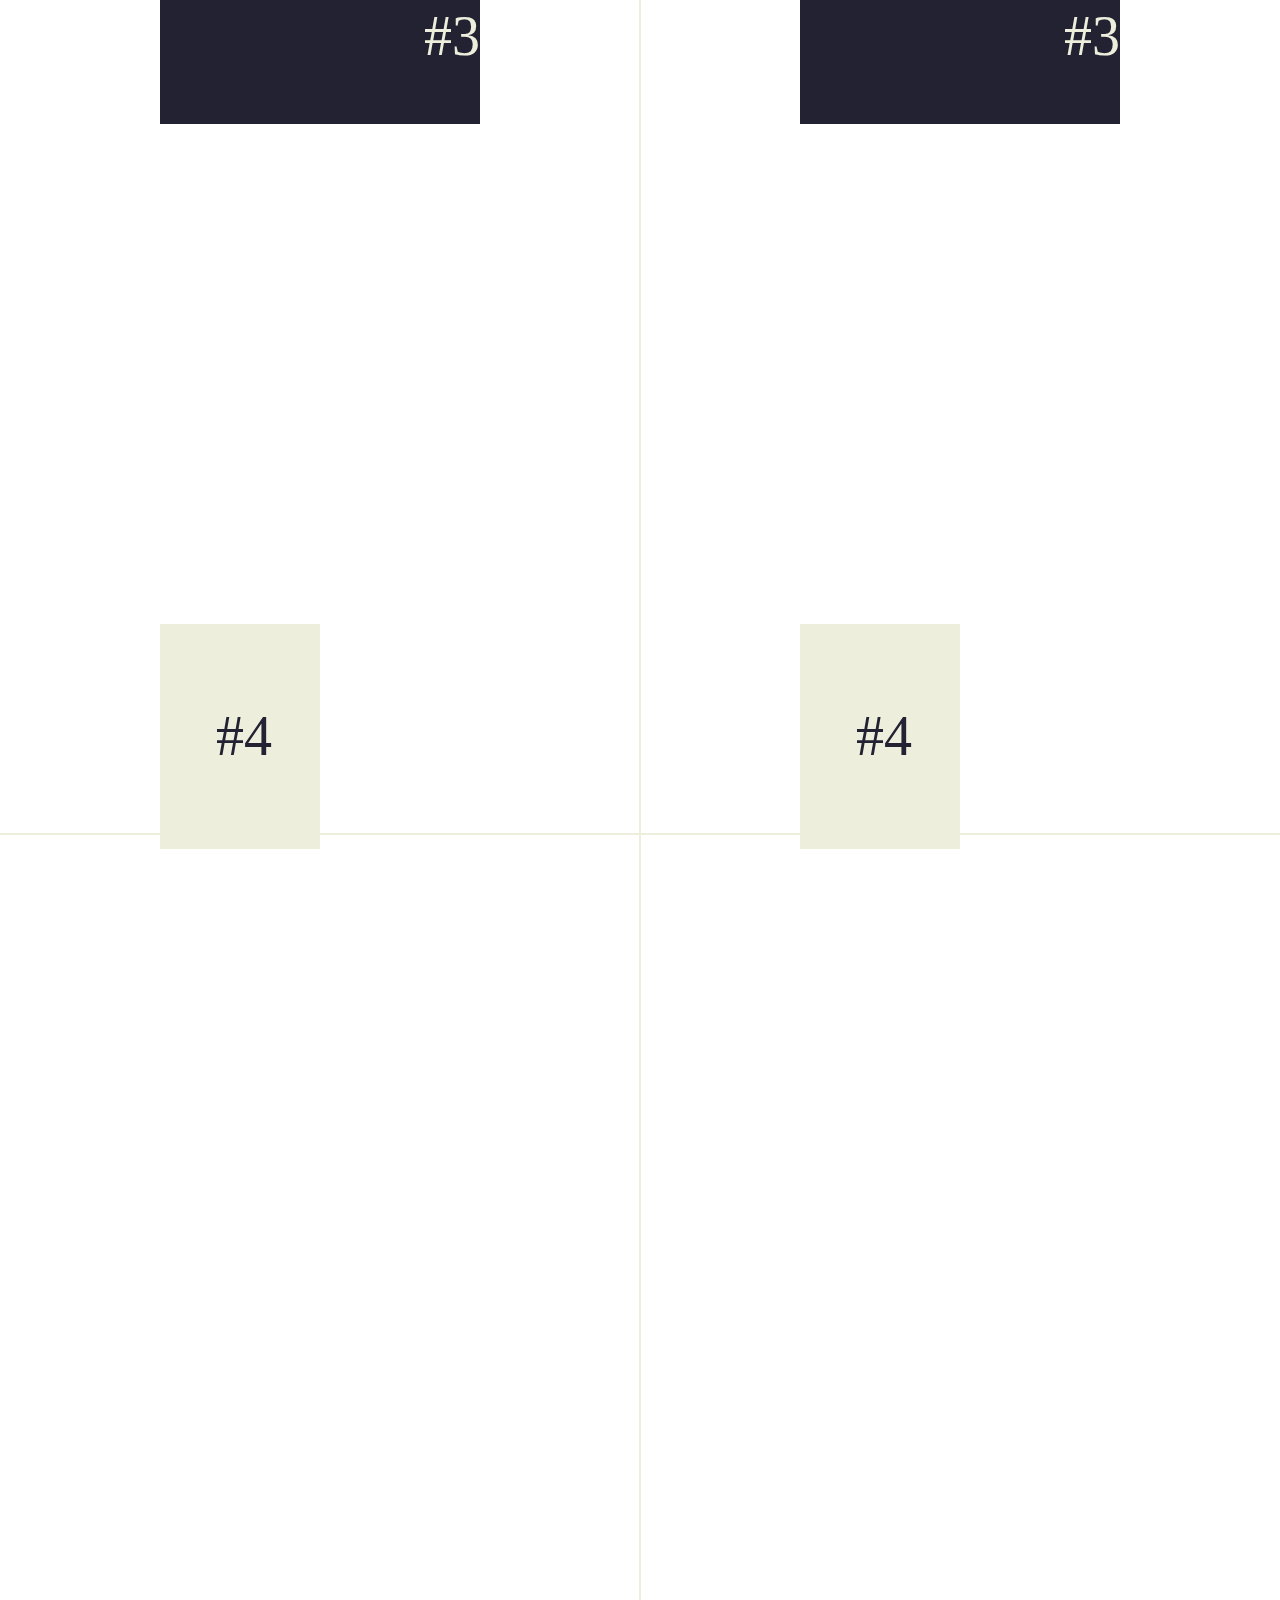
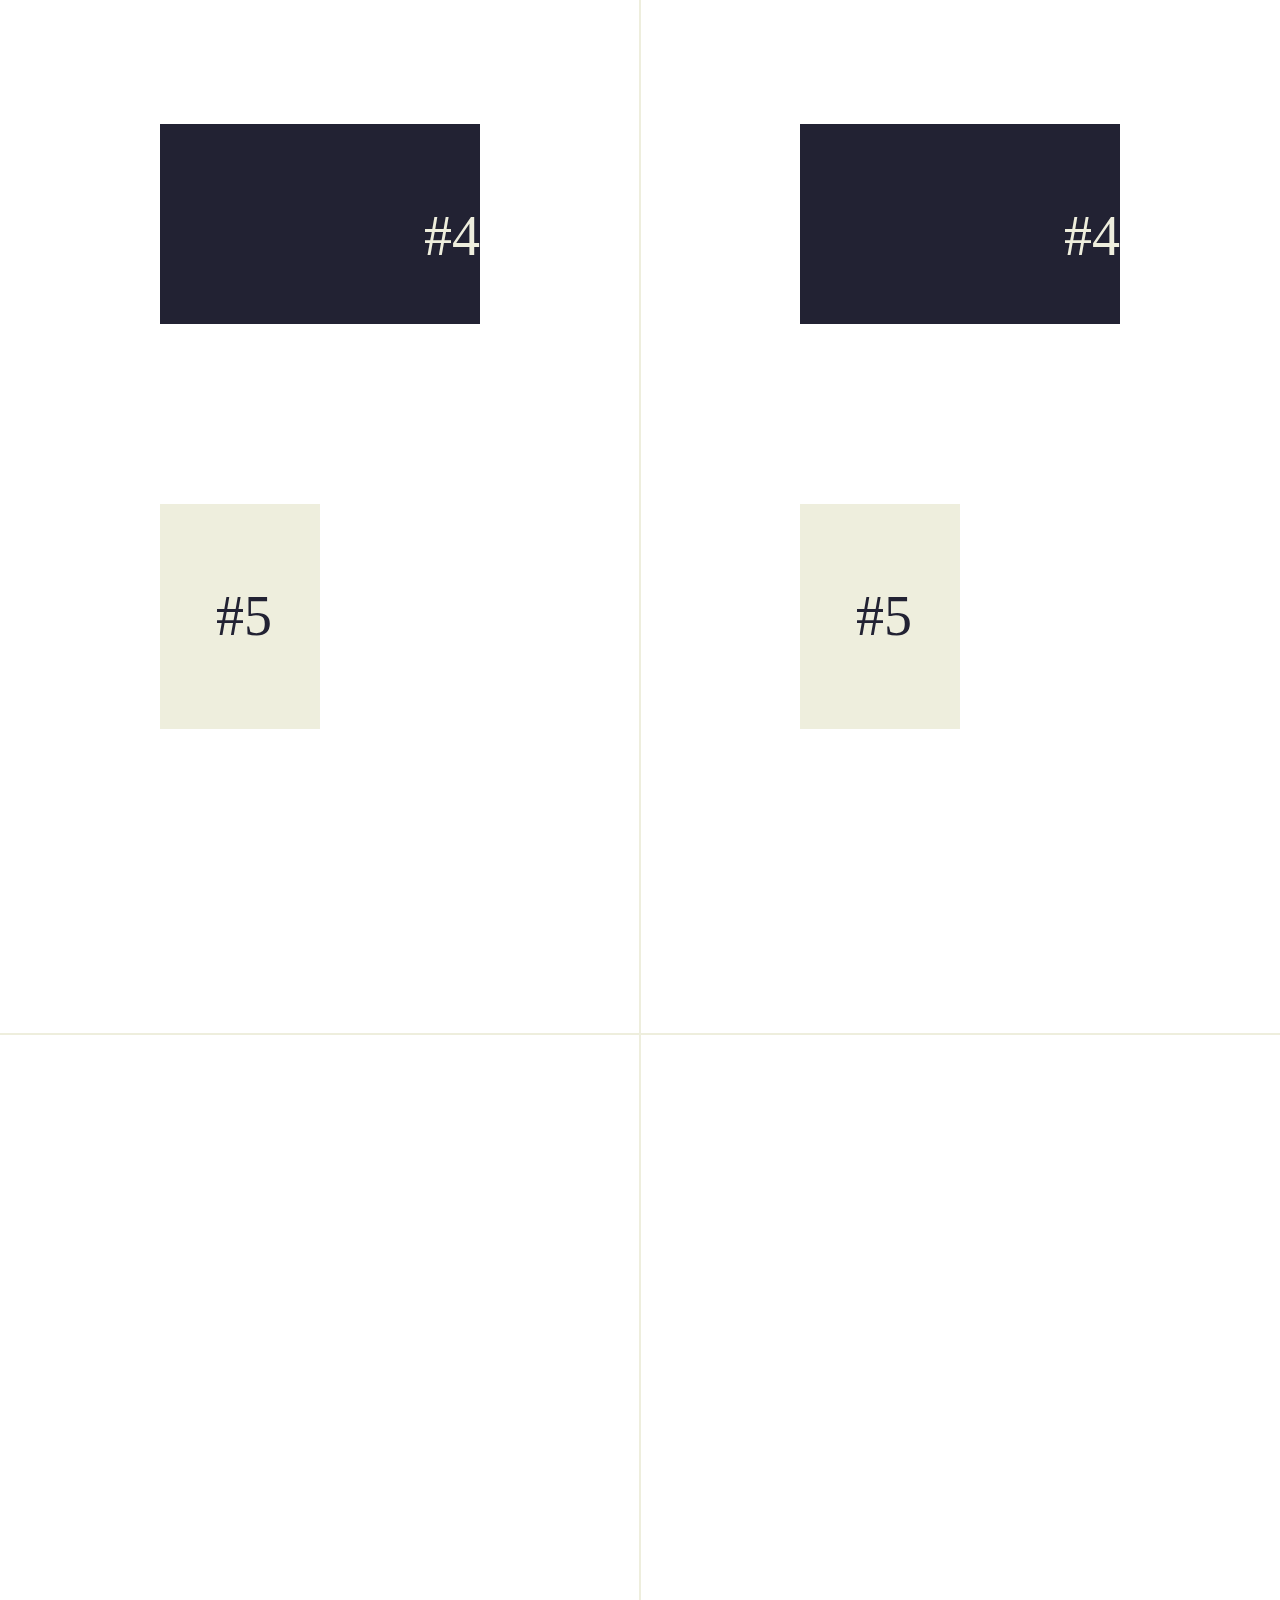
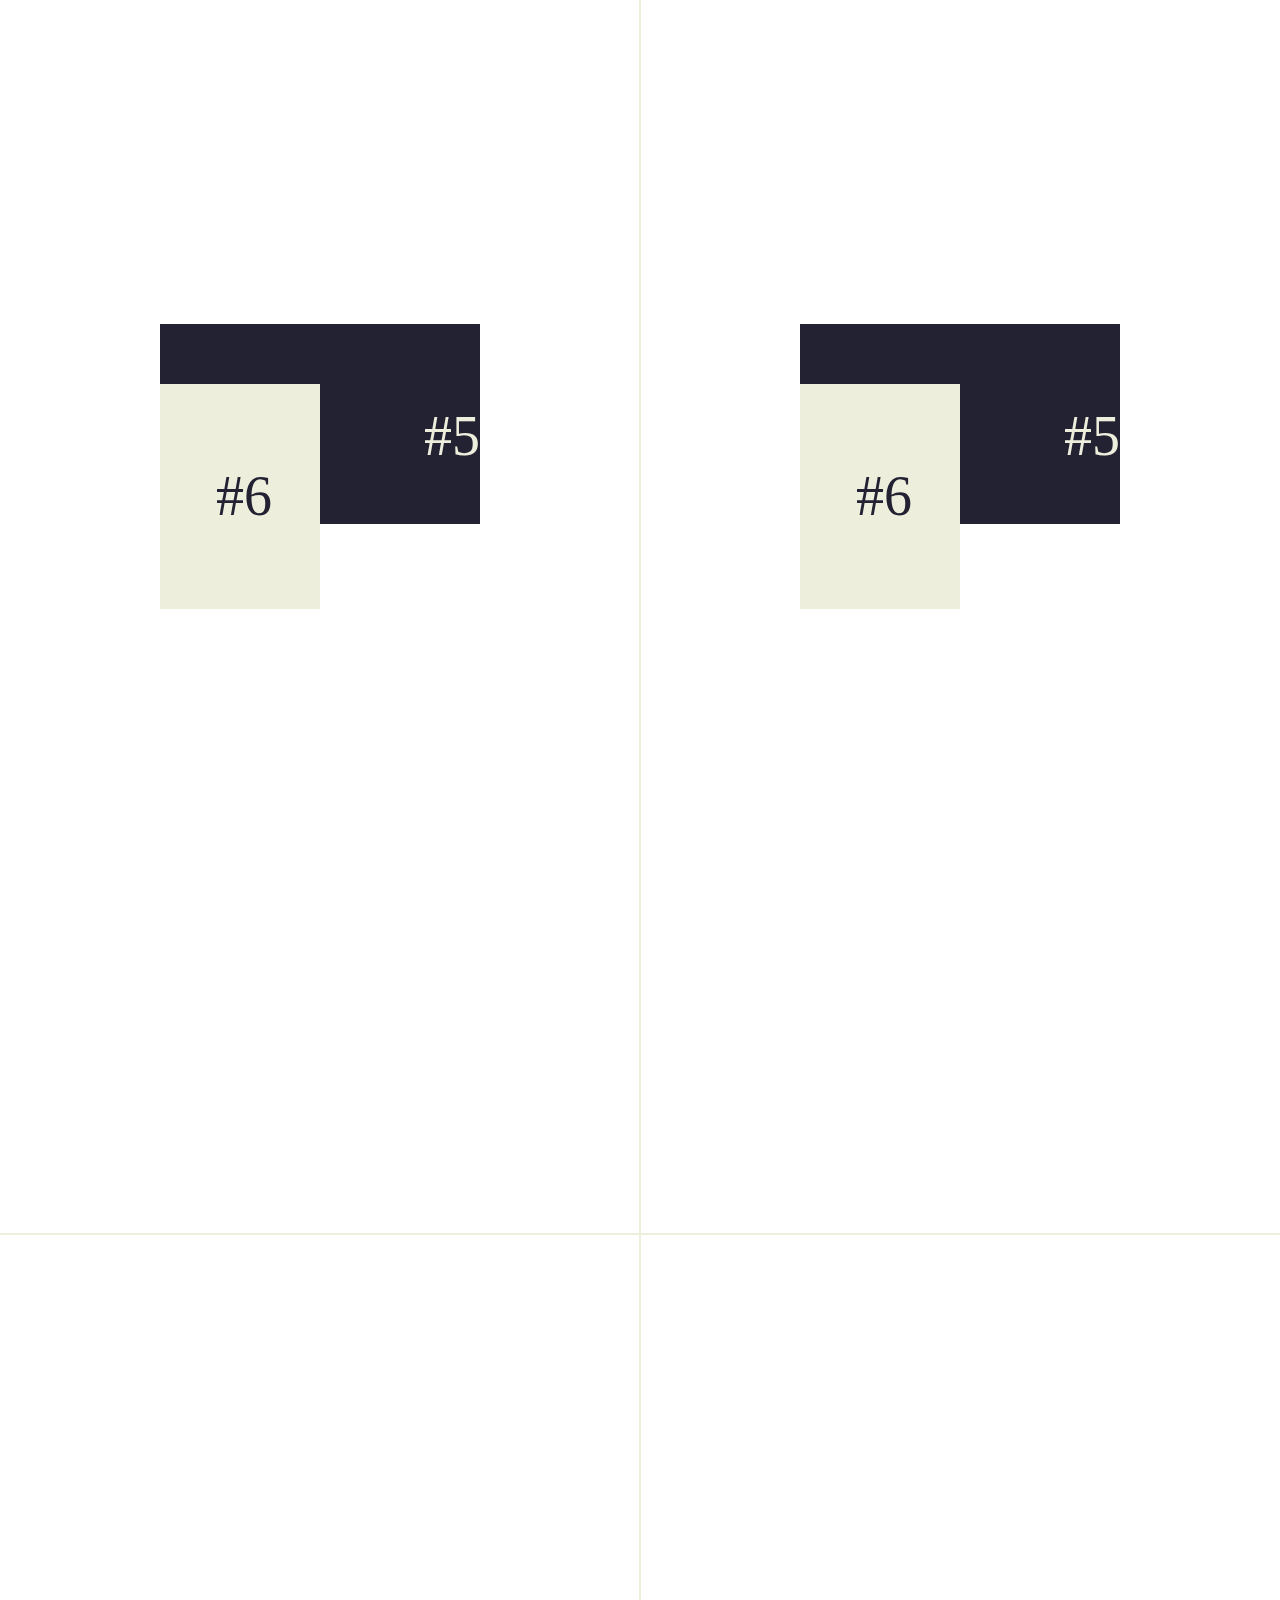
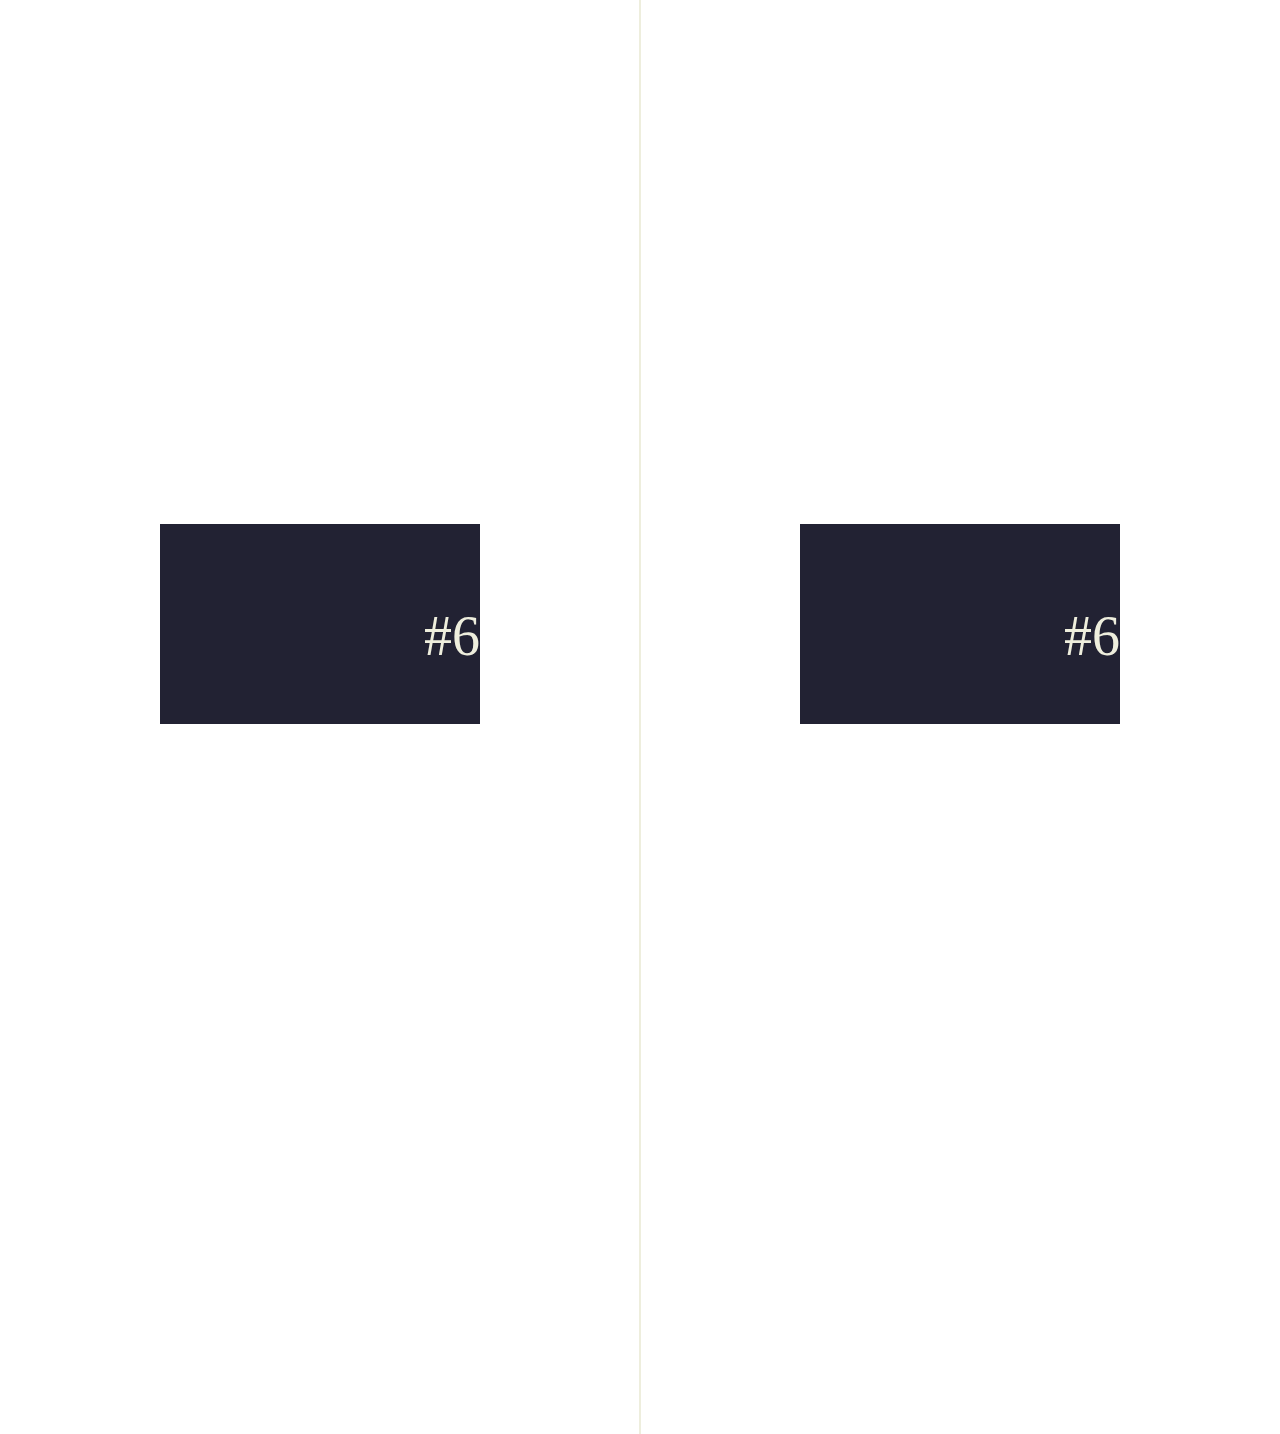
<file: rellax_191117/tests/destroy.html>
<!DOCTYPE html>
<html lang="en">
<head>
	<meta charset="UTF-8">
	<meta name="viewport" content="width=device-width, initial-scale=1.0">
	<meta http-equiv="X-UA-Compatible" content="IE=edge">
	<title></title>
	<style>
		html, body{
			color: #223;
			font-size: 21pt;
			margin: 0; padding: 0;
		}
		nav{
			font-size: 21pt;
			line-height: 1.5em;
			position: fixed;
			bottom: 0; left: 0;
		}
		nav a{ color: inherit; }

		.col{
			text-align: center;
			width: 50%;
			float: left;
			box-sizing: border-box;
		}

		h4{ text-align: center;}

		.container{
			display: flex;
			align-items: center;
			outline: 1px solid #eed;
			font-size: 42pt;
			/*padding: 37.5vh 12.5vw;*/
			padding: 0 12.5vw;
			height: 200vh;
		}
		.block{
			background: #223;
			color: #eed;
			line-height: 25vh;
			text-align: right;
			/*padding: 0 42pt;*/
			margin-top: 20vh;
			height: 200px;
			width: 400px;
			position: relative;
		}
		span{
			background: #eed;
			color: #223;
			line-height: 25vh;
			text-align: left;
			padding: 0 42pt;
			display: block;
			width: 50%;
			position: absolute;
			top: 0; left: 0;
			box-sizing: border-box;
		}
    button {
      position: fixed;
      left: 50%;
      transform: translateX(-50%);
    }
	</style>
</head>
<body>
  <h4>cancelAnimation upon destroy <br><small>(check performance panel)</small></h4>
  <button id="destroy">destroy</button>
	<section>
		<div class="col">
			<br>With Percentage (0.5) <br><br>
			<div id="21" class="container"><div class="block">#1<span class="rellax" data-rellax-percentage="0.5">#1</span></div></div>
			<div id="22" class="container"><div class="block">#2<span class="rellax" data-rellax-percentage="0.5">#2</span></div></div>
			<div id="23" class="container"><div class="block">#3<span class="rellax" data-rellax-percentage="0.5">#3</span></div></div>
			<div id="24" class="container"><div class="block">#4<span class="rellax" data-rellax-percentage="0.5" style="transition: transform 10s cubic-bezier(0,1,.5,1);">#4</span></div></div>
			<div id="25" class="container"><div class="block">#5<span class="rellax" data-rellax-percentage="0.5" style="transition: transform 10s cubic-bezier(0,1,.5,1);">#5</span></div></div>
			<div id="26" class="container"><div class="block">#6<span class="rellax" data-rellax-percentage="0.5" style="transition: transform 10s cubic-bezier(0,1,.5,1);">#6</span></div></div>
		</div>
		<div class="col">
			<br>Without Percentage <br><br>
			<div id="21" class="container"><div class="block">#1<span class="rellax" style="transition: transform 10s cubic-bezier(0,1,.5,1);">#1</span></div></div>
			<div id="22" class="container"><div class="block">#2<span class="rellax" style="transition: transform 10s cubic-bezier(0,1,.5,1);">#2</span></div></div>
			<div id="23" class="container"><div class="block">#3<span class="rellax" style="transition: transform 10s cubic-bezier(0,1,.5,1);">#3</span></div></div>
			<div id="24" class="container"><div class="block">#4<span class="rellax">#4</span></div></div>
			<div id="25" class="container"><div class="block">#5<span class="rellax">#5</span></div></div>
			<div id="26" class="container"><div class="block">#6<span class="rellax">#6</span></div></div>
		</div>
	</section>

	<!-- Scripts -->
	<script src="../rellax.js"></script>
	<script>

    var rellax = new Rellax('.rellax', {
      center: true,
      callback: function(positions) {
        // callback every position change
        console.log(positions);
      }
    });

    // test cancaelAnimation on Rellax destroy
    document.querySelector('#destroy').addEventListener('click', function() {

      rellax.destroy();

    }, false);
	</script>
</body>
</html>
</file>
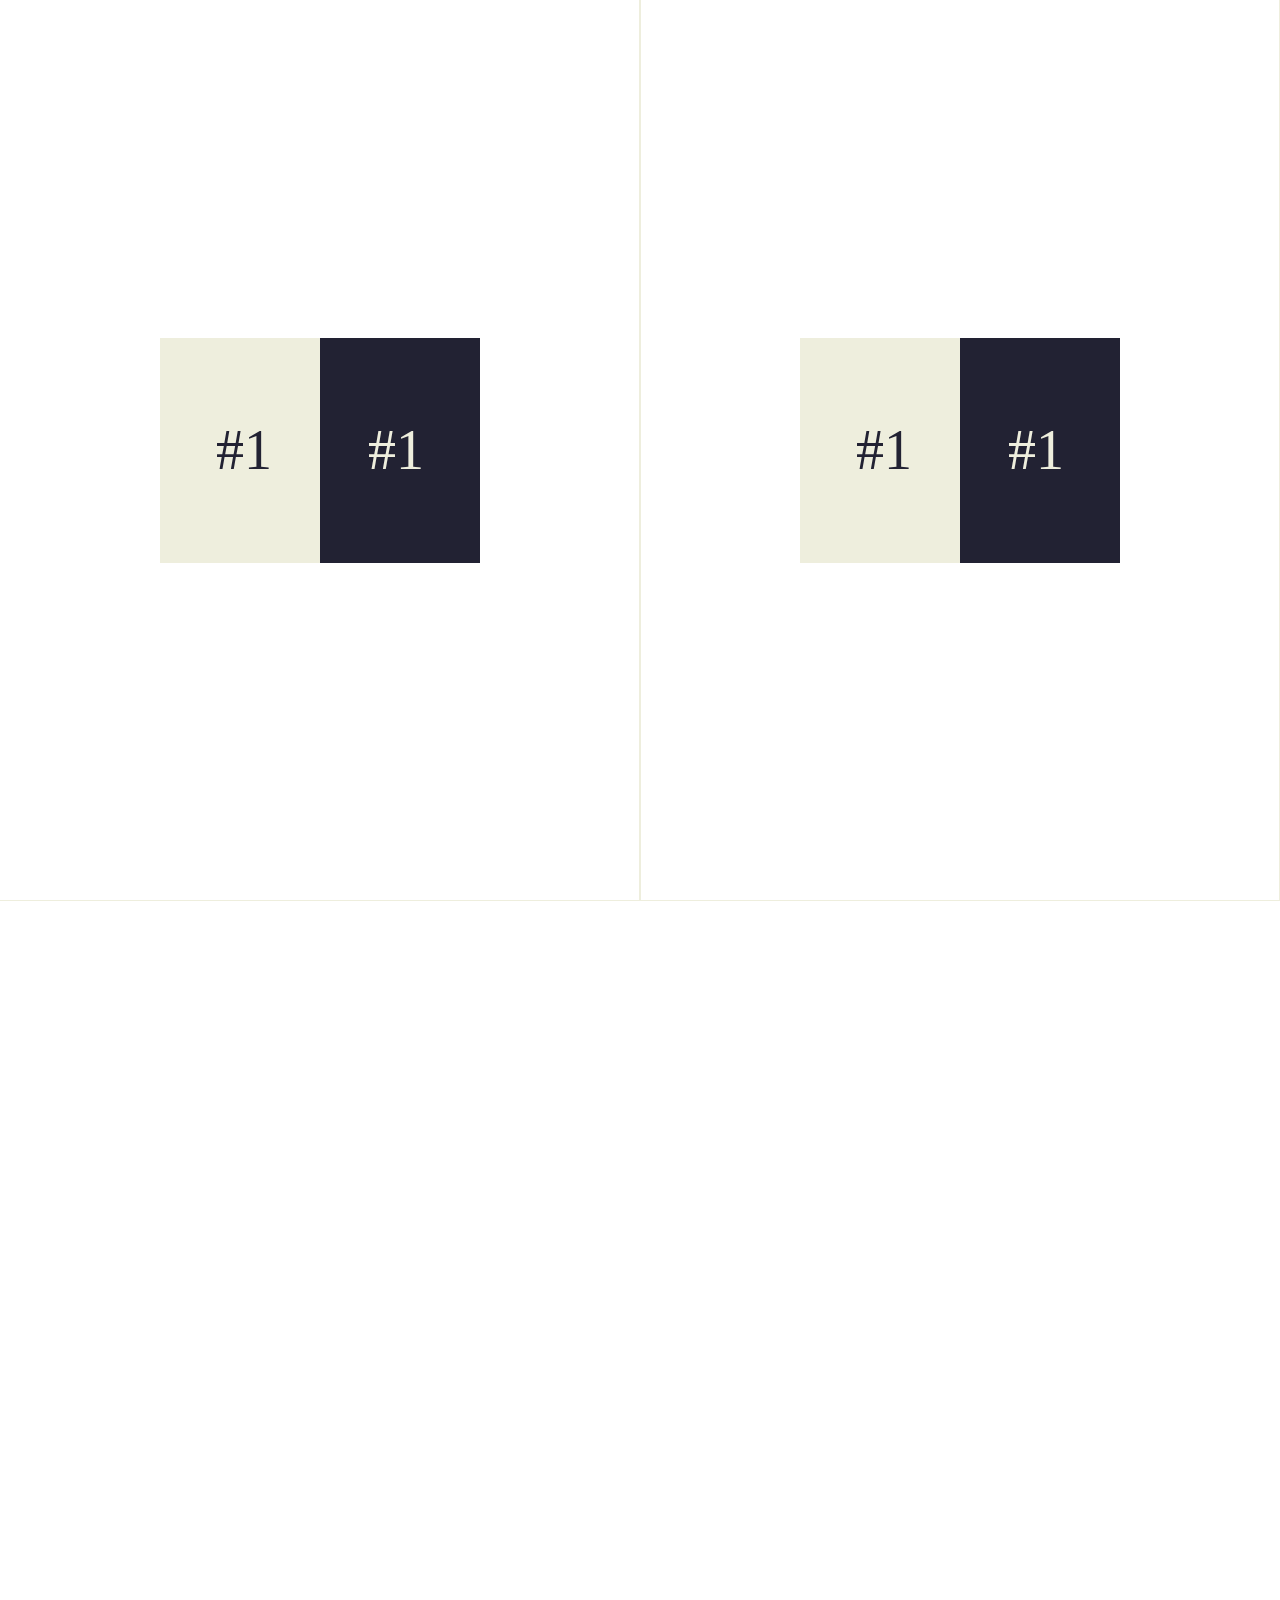
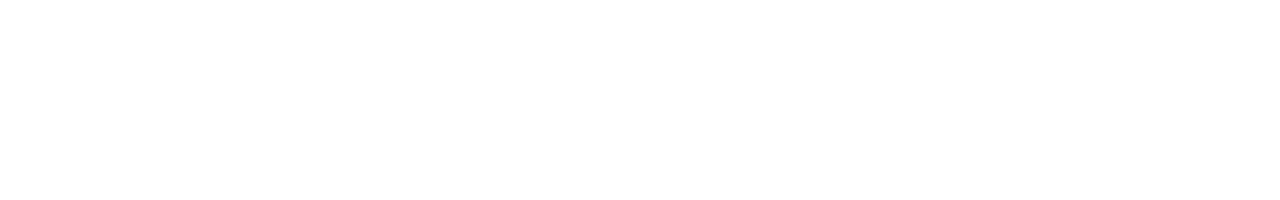
<file: rellax_191117/tests/horizontal.html>
<!DOCTYPE html>
<html lang="en">
<head>
  <meta charset="UTF-8">
  <meta name="viewport" content="width=device-width, initial-scale=1.0">
  <meta http-equiv="X-UA-Compatible" content="IE=edge">
  <title></title>
  <style>
    html, body{
      color: #223;
      font-size: 21pt;
      margin: 0; padding: 0;
    }
    body
    {
      display: -webkit-box;  /* OLD - iOS 6-, Safari 3.1-6, BB7 */
      display: -ms-flexbox;  /* TWEENER - IE 10 */
      display: -webkit-flex; /* NEW - Safari 6.1+. iOS 7.1+, BB10 */
      display: flex;         /* NEW, Spec - Firefox, Chrome, Opera */
      width: 400vw;
    }
    nav{
      font-size: 21pt;
      line-height: 1.5em;
      position: fixed;
      bottom: 0; left: 0;
    }
    nav a{ color: inherit; }

    section
    {
      width: 100vw;
      height: 200vh;
      -webkit-box-flex: 1;   /* OLD - iOS 6-, Safari 3.1-6 */
      -webkit-flex: 1;       /* Safari 6.1+. iOS 7.1+, BB10 */
      -ms-flex: 1;           /* IE 10 */
      flex: 1;               /* NEW, Spec - Firefox, Chrome */
    }

    .col{
      text-align: center;
      width: 50%;
      float: left;
      box-sizing: border-box;
    }

    h4{ text-align: center;}

    .container{
      outline: 1px solid #eed;
      font-size: 42pt;
      padding: 37.5vh 12.5vw;
    }
    .block{
      background: #223;
      color: #eed;
      line-height: 25vh;
      text-align: right;
      padding: 0 42pt;
      position: relative;
    }
    span{
      background: #eed;
      color: #223;
      line-height: 25vh;
      text-align: left;
      padding: 0 42pt;
      display: block;
      width: 50%;
      position: absolute;
      top: 0; left: 0;
      box-sizing: border-box;
    }
  </style>
</head>
<body>

<section>
  <div class="col">
    <div class="container"><div class="block">#1<span class="rellax" data-rellax-speed="2">#1</span></div></div>
  </div>
  <div class="col">
    <div class="container"><div class="block">#1<span class="rellax" data-rellax-speed="-2">#1</span></div></div>
  </div>
</section>


<section>
  <div class="col">
    <div class="container"><div class="block">#2<span class="rellax" data-rellax-speed="4">#2</span></div></div>
  </div>
  <div class="col">
    <div class="container"><div class="block">#2<span class="rellax" data-rellax-speed="-4">#2</span></div></div>
  </div>
</section>


<section>
  <div class="col">
    <div class="container"><div class="block">#3<span class="rellax" data-rellax-speed="6" data-rellax-percentage="0.5">#3</span></div></div>
  </div>
  <div class="col">
    <div class="container"><div class="block">#3<span class="rellax" data-rellax-speed="-6" data-rellax-percentage="0.5">#3</span></div></div>
  </div>
</section>


<section>
  <div class="col">
    <div class="container"><div class="block">#4<span class="rellax" data-rellax-speed="8" data-rellax-percentage="0.5">#4</span></div></div>
  </div>
  <div class="col">
    <div class="container"><div class="block">#4<span class="rellax" data-rellax-speed="-8" data-rellax-percentage="0.5">#4</span></div></div>
  </div>
</section>

<!-- Scripts -->
<script src="../rellax.js"></script>
<script>
  var rellax = new Rellax('.rellax', {horizontal: true, vertical: true});
</script>
</body>
</html>
</file>
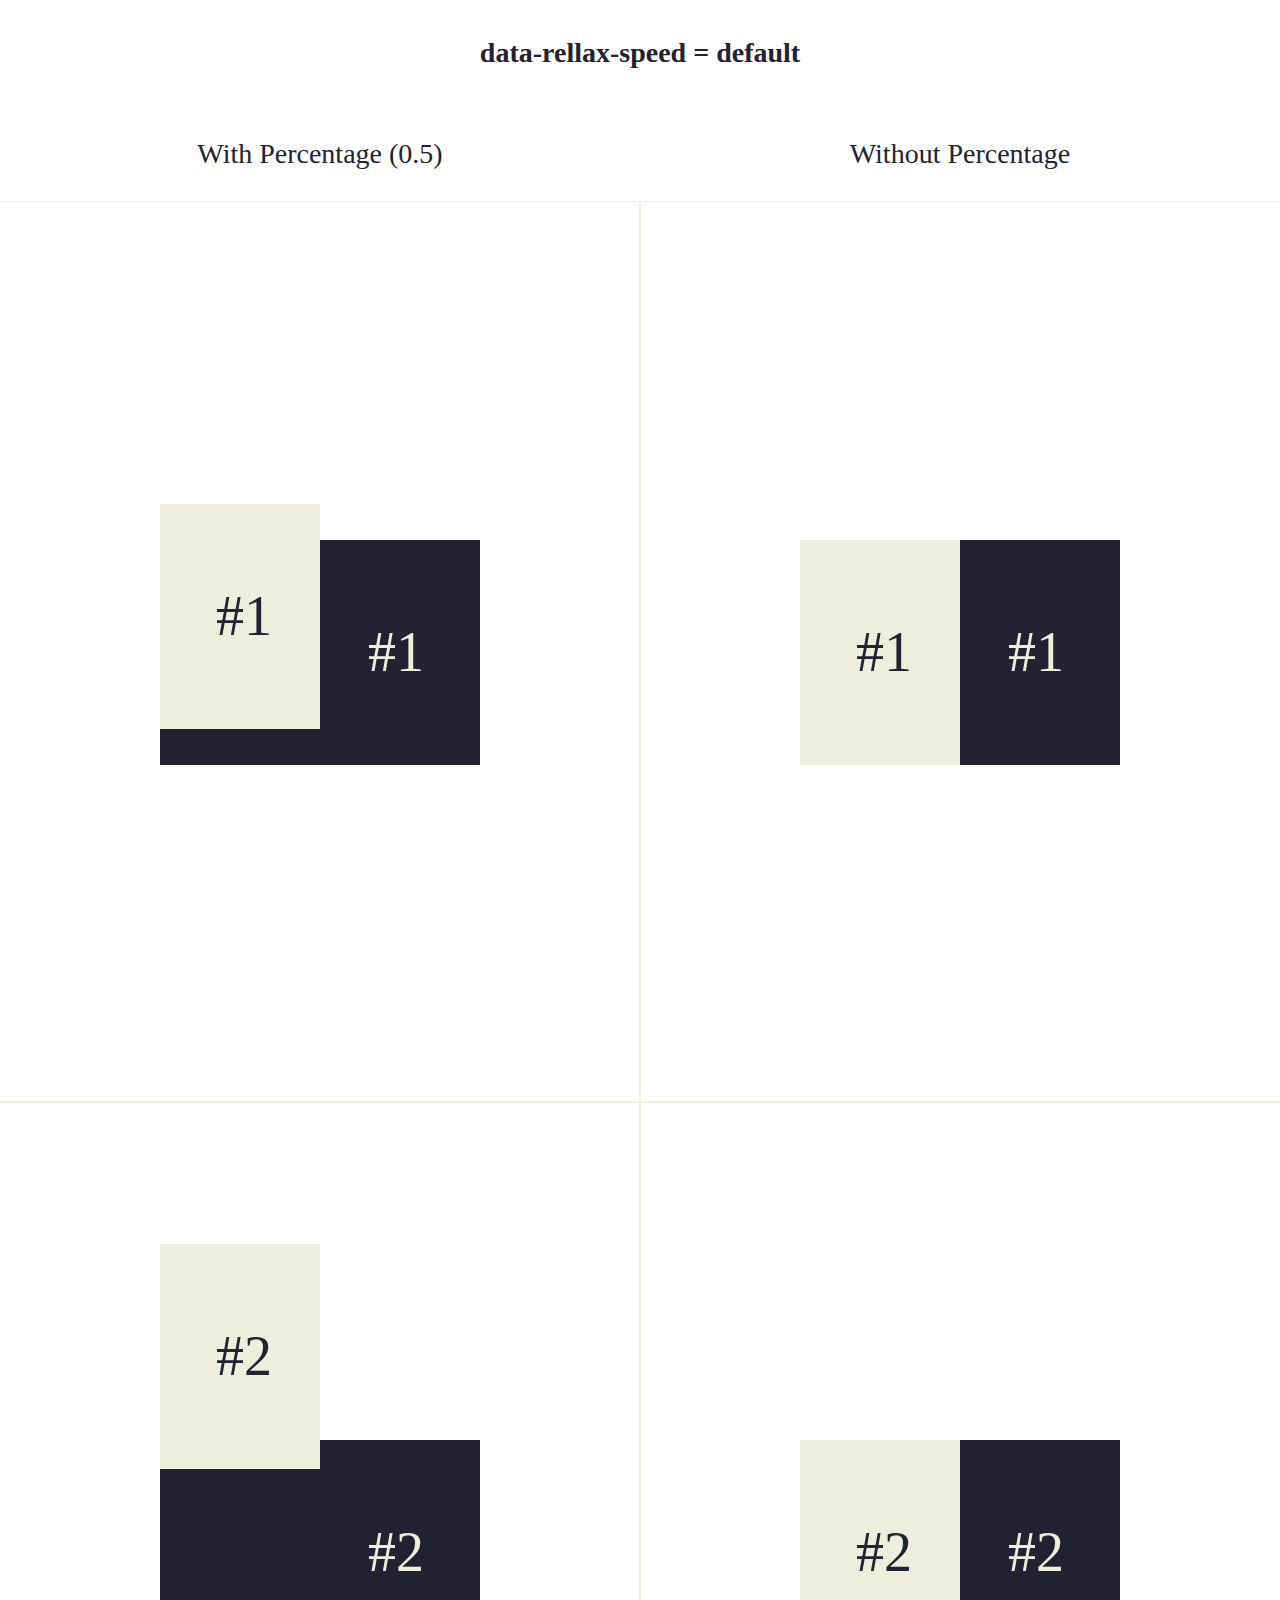
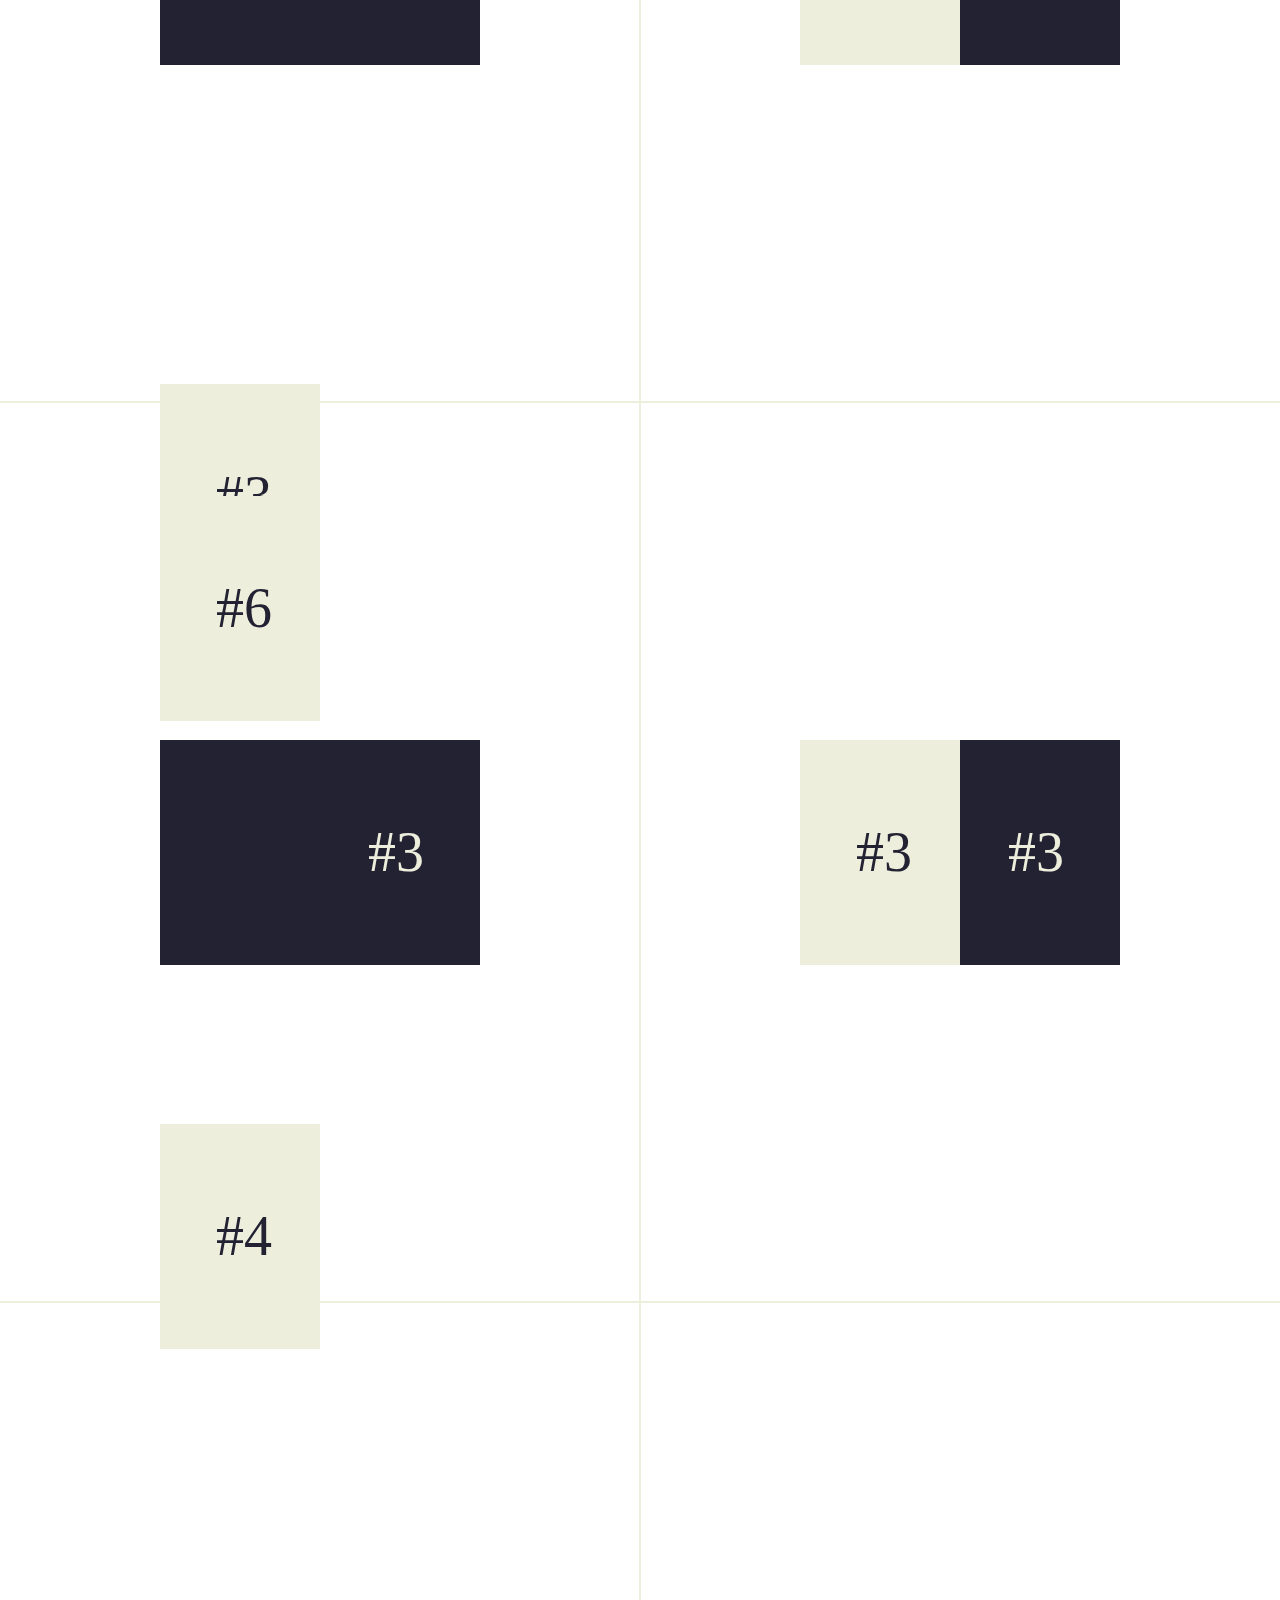
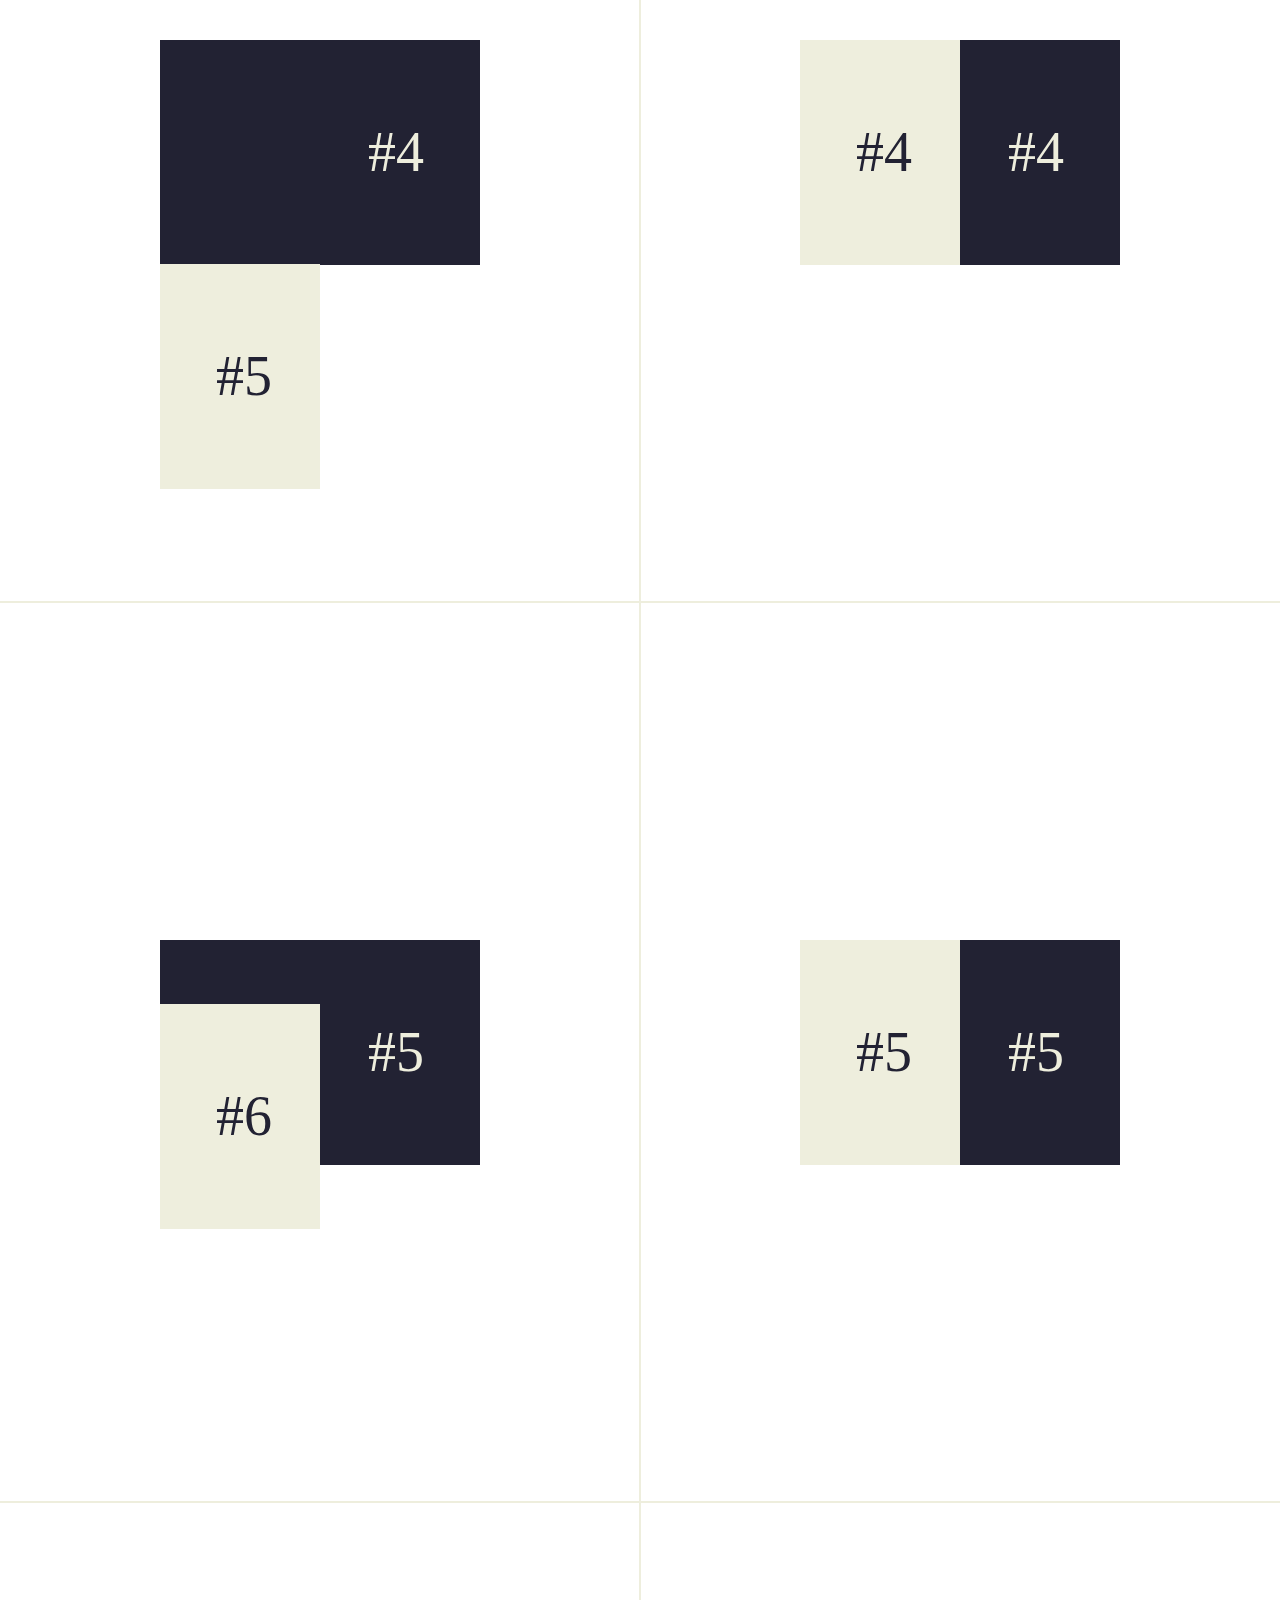
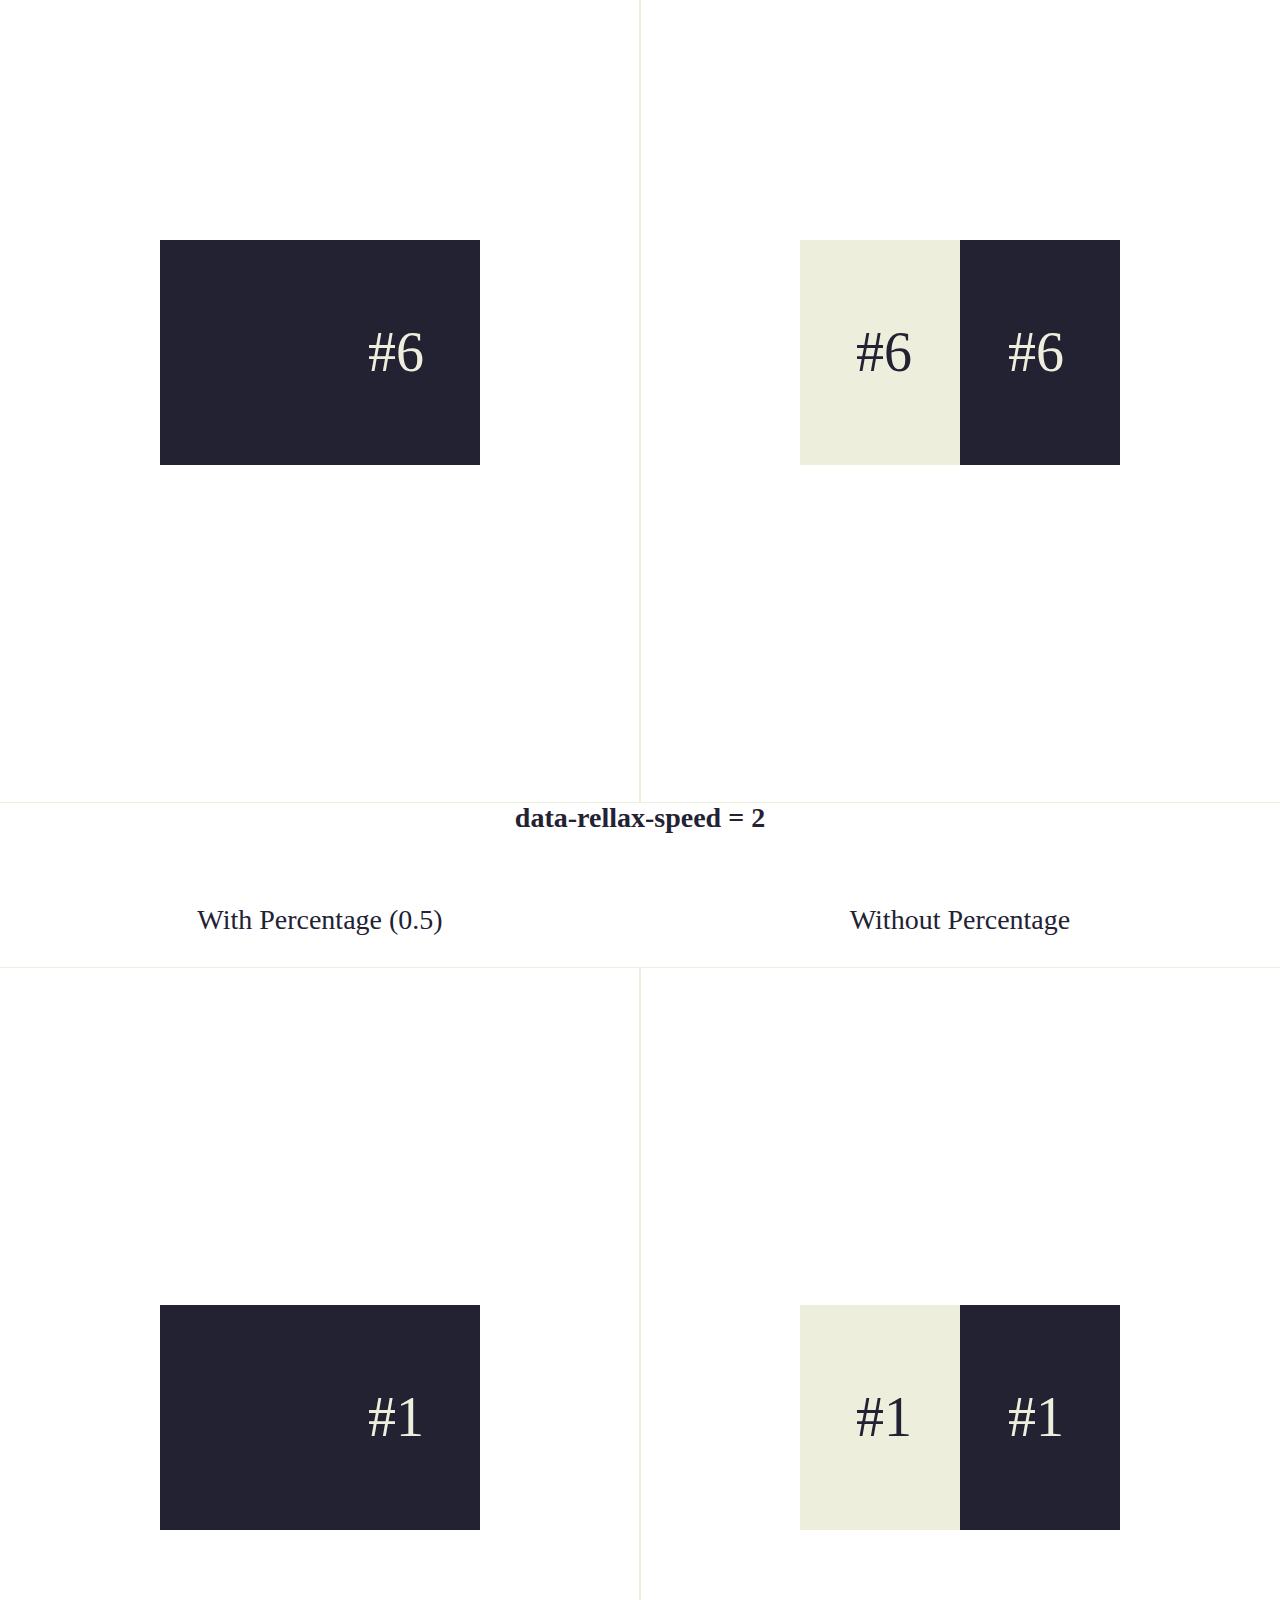
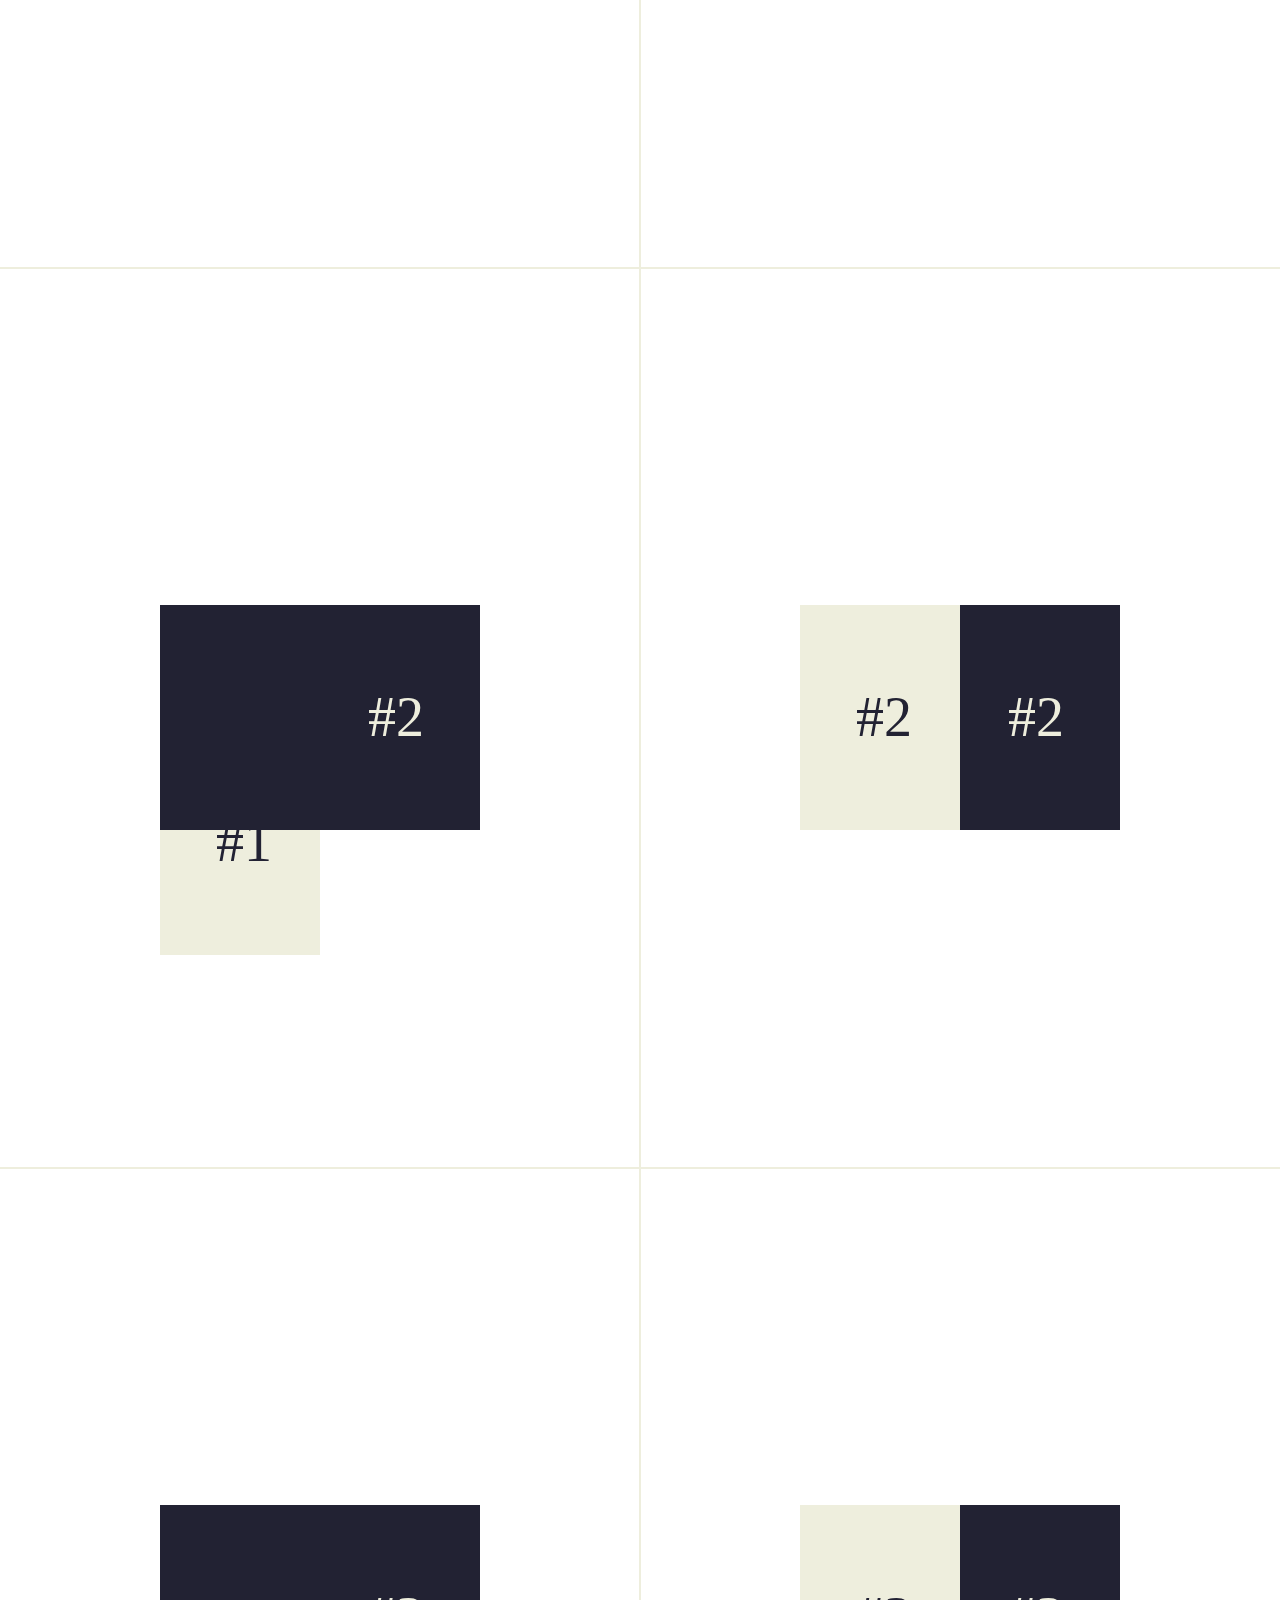
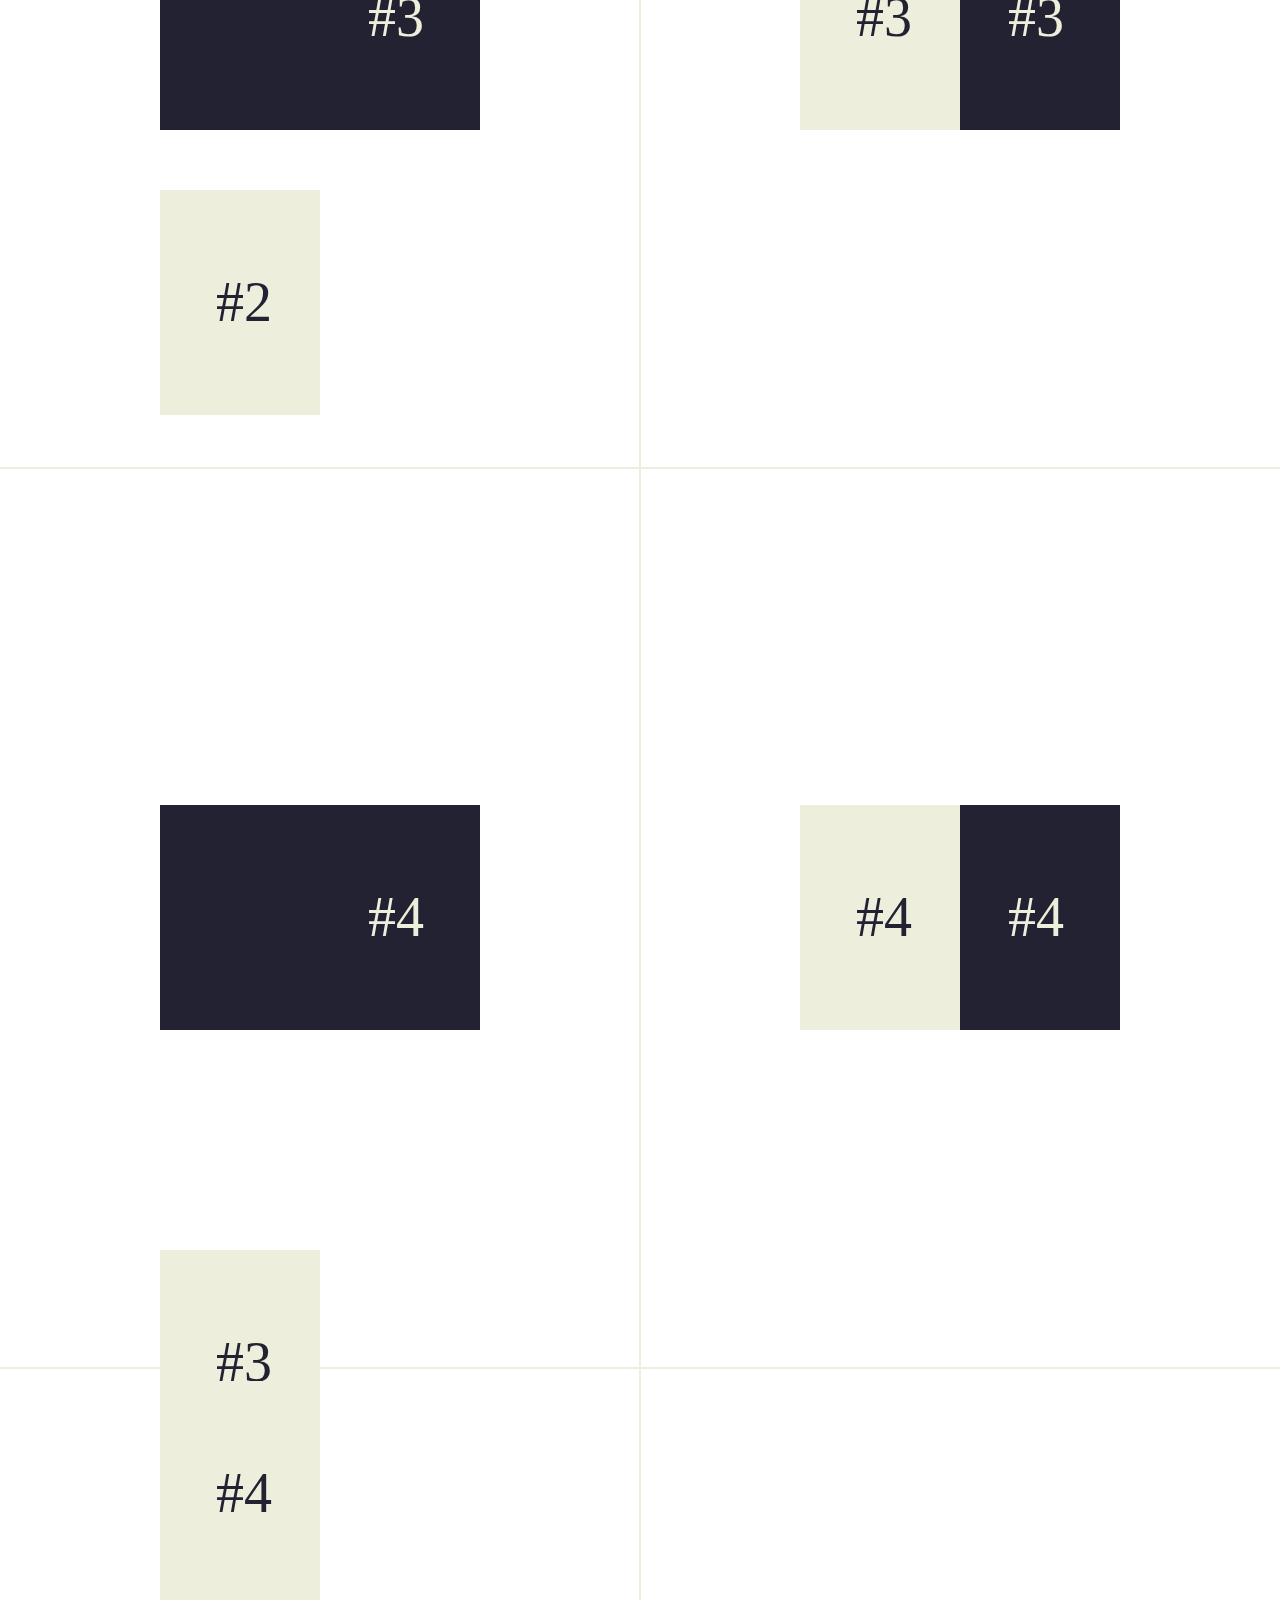
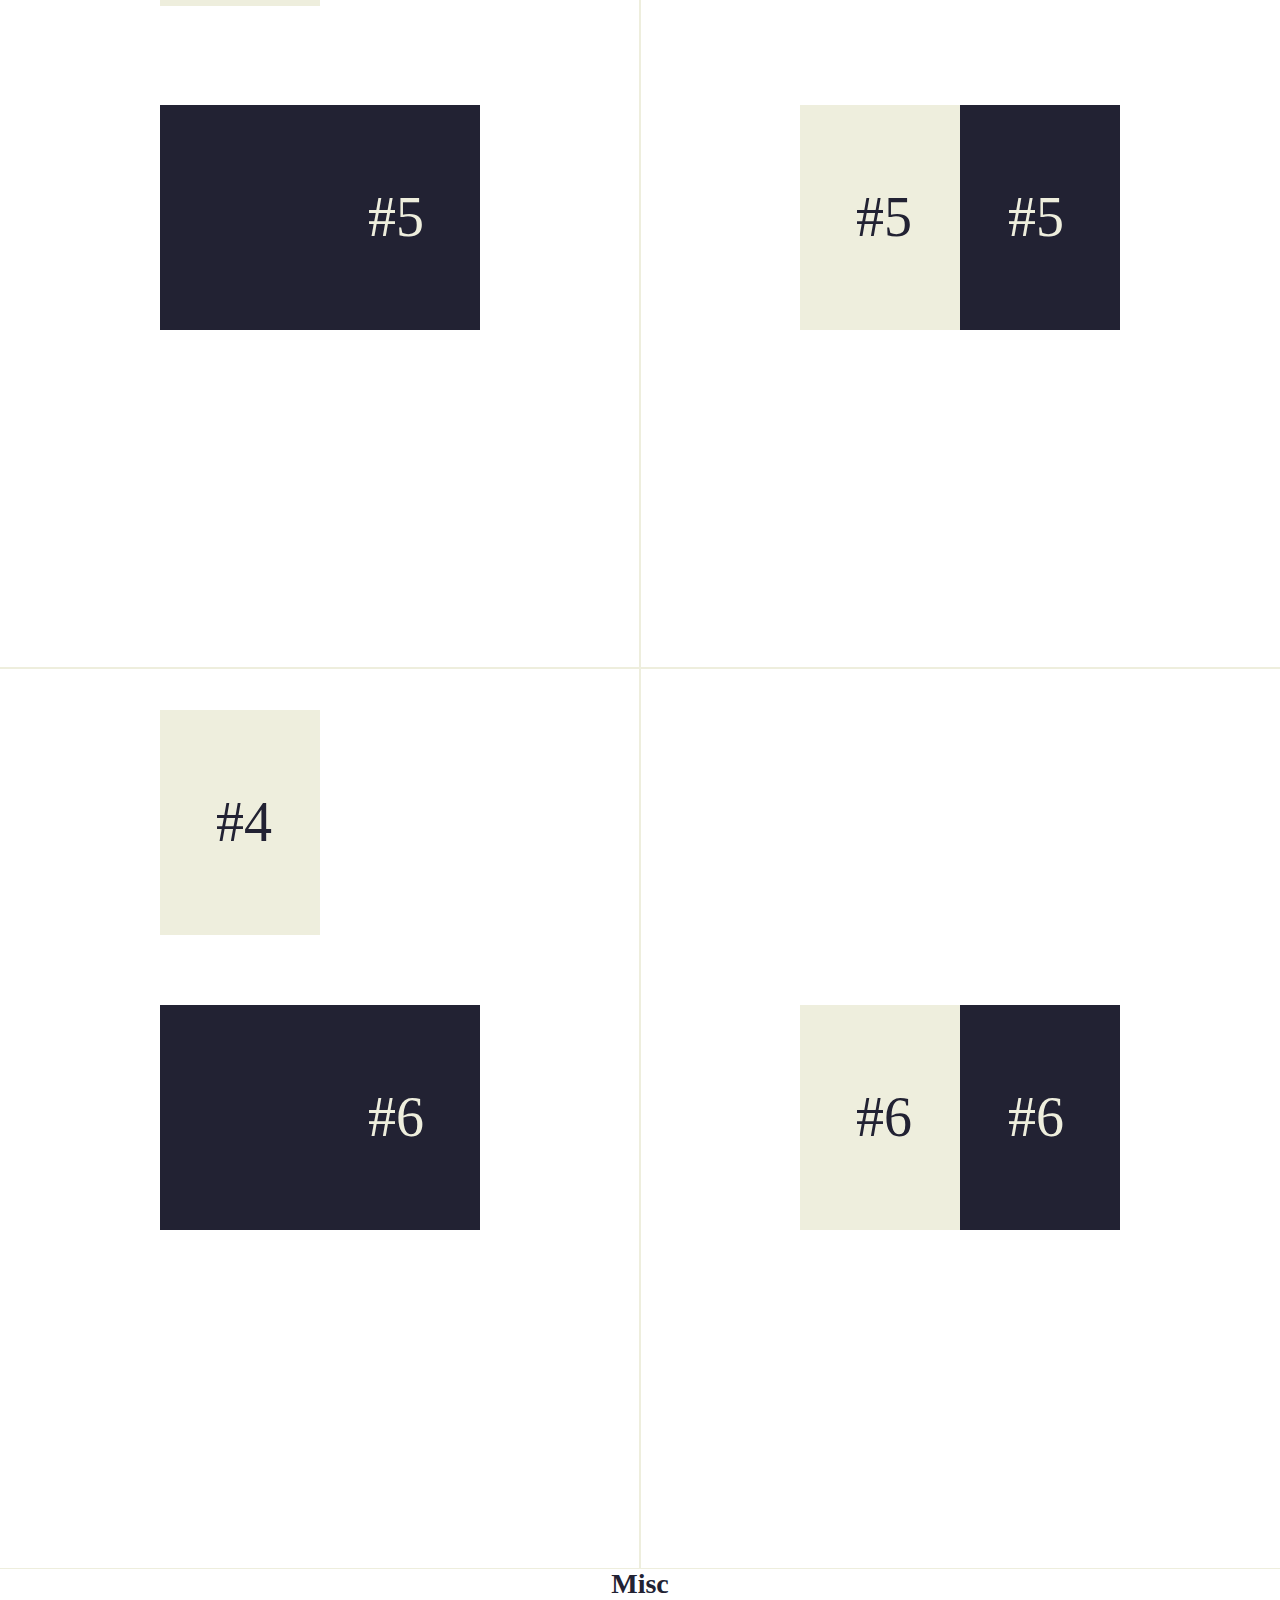
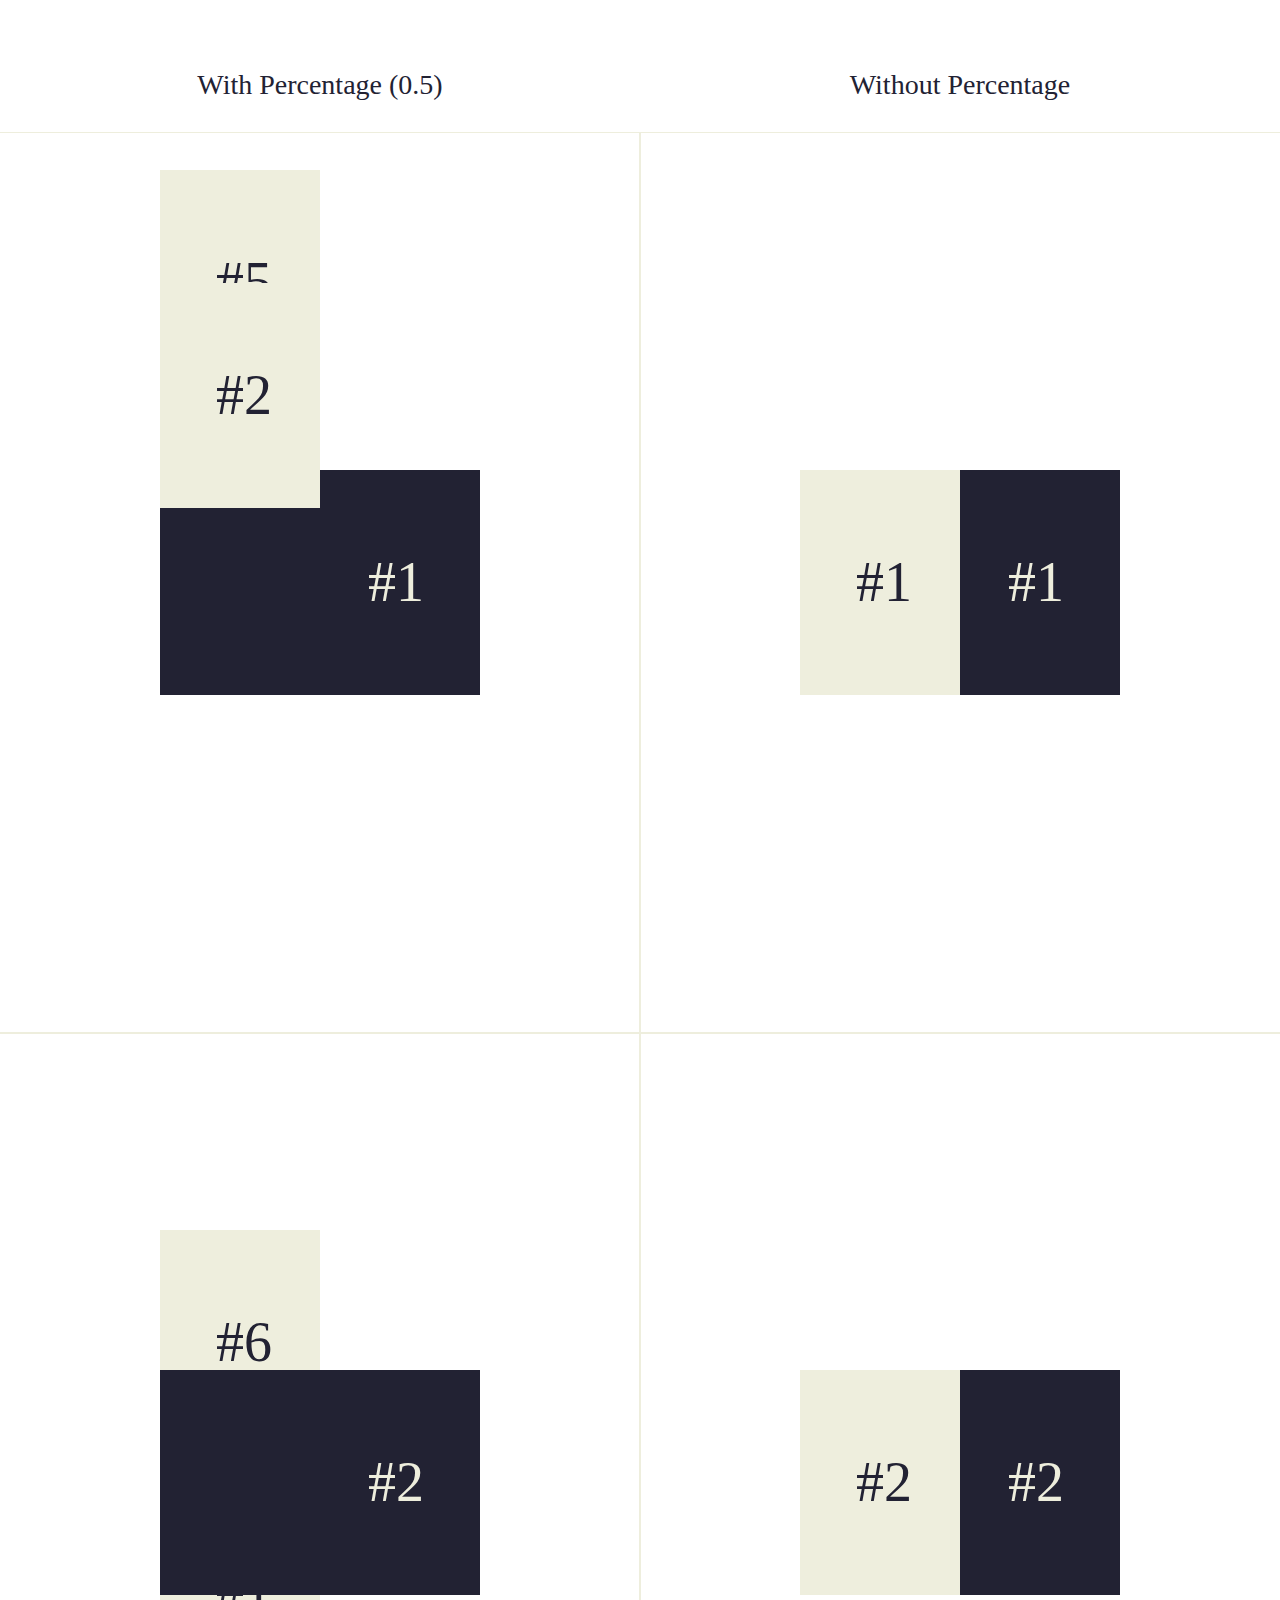
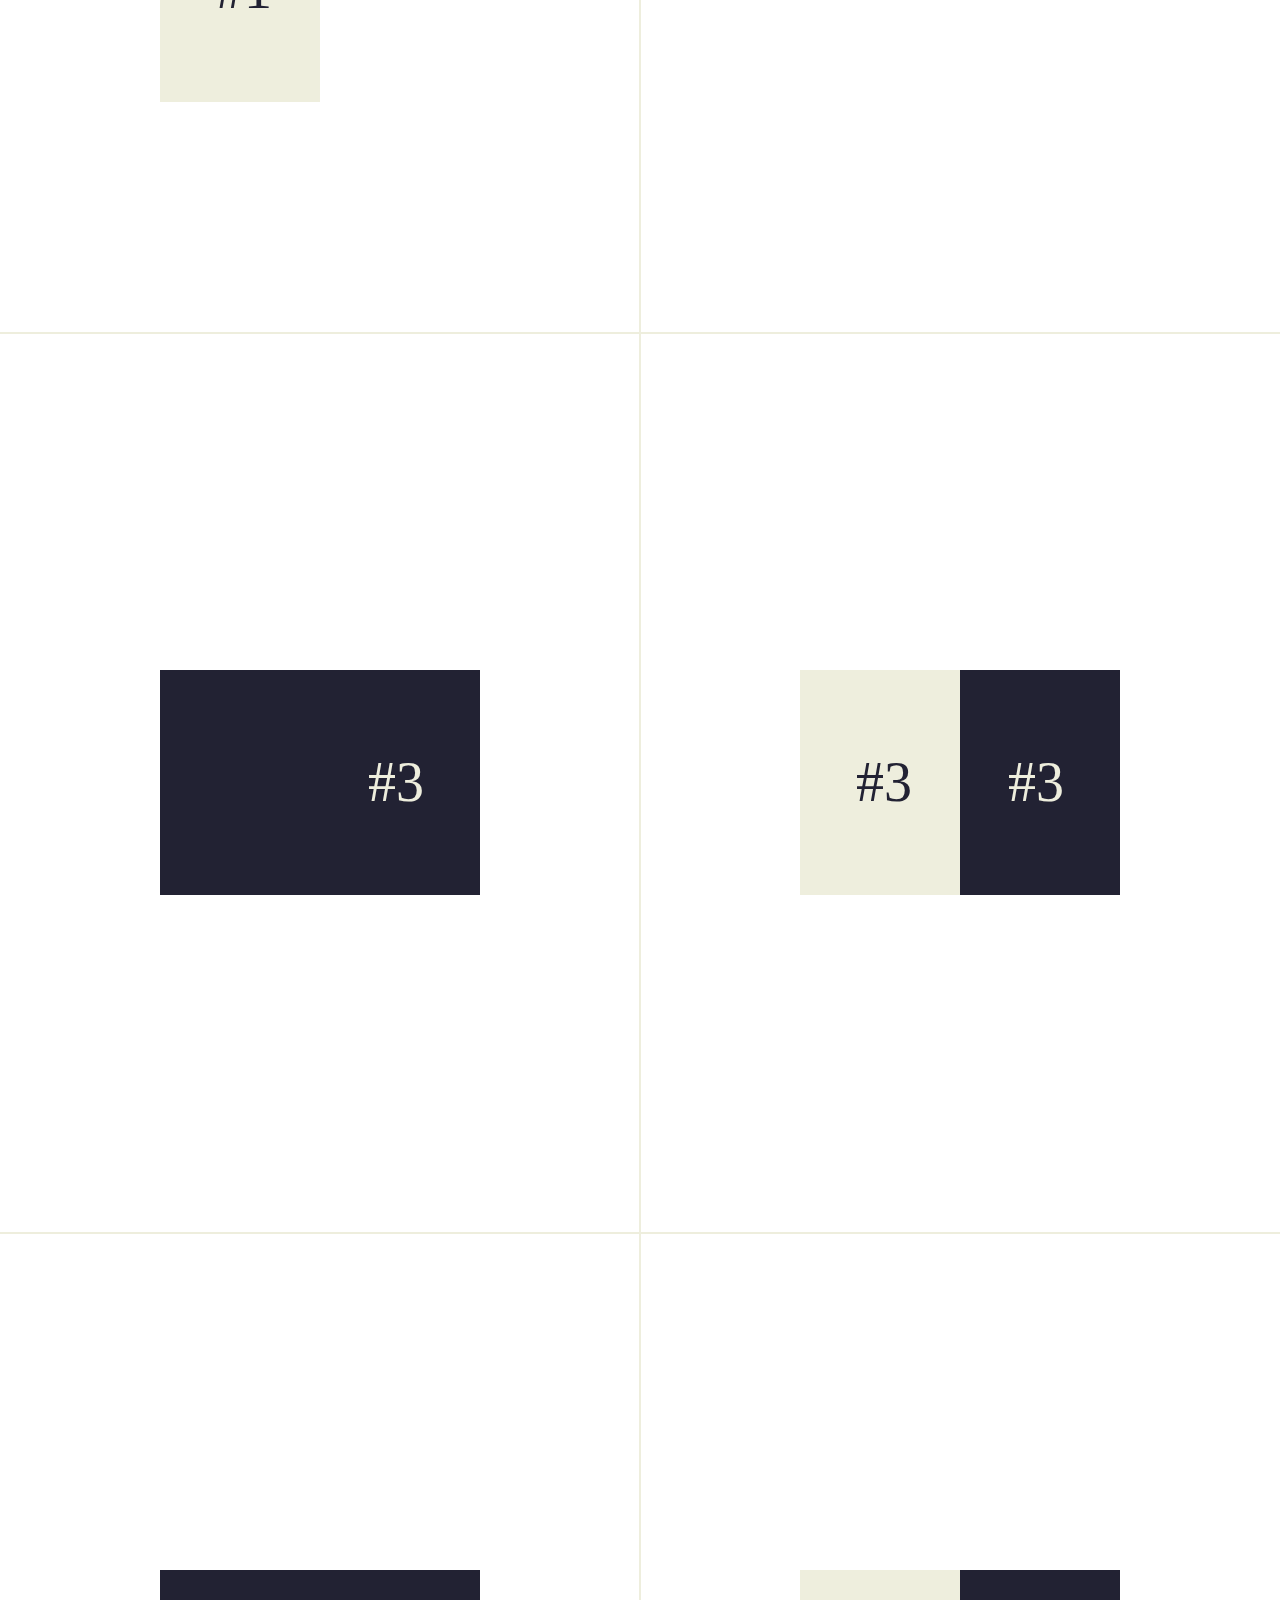
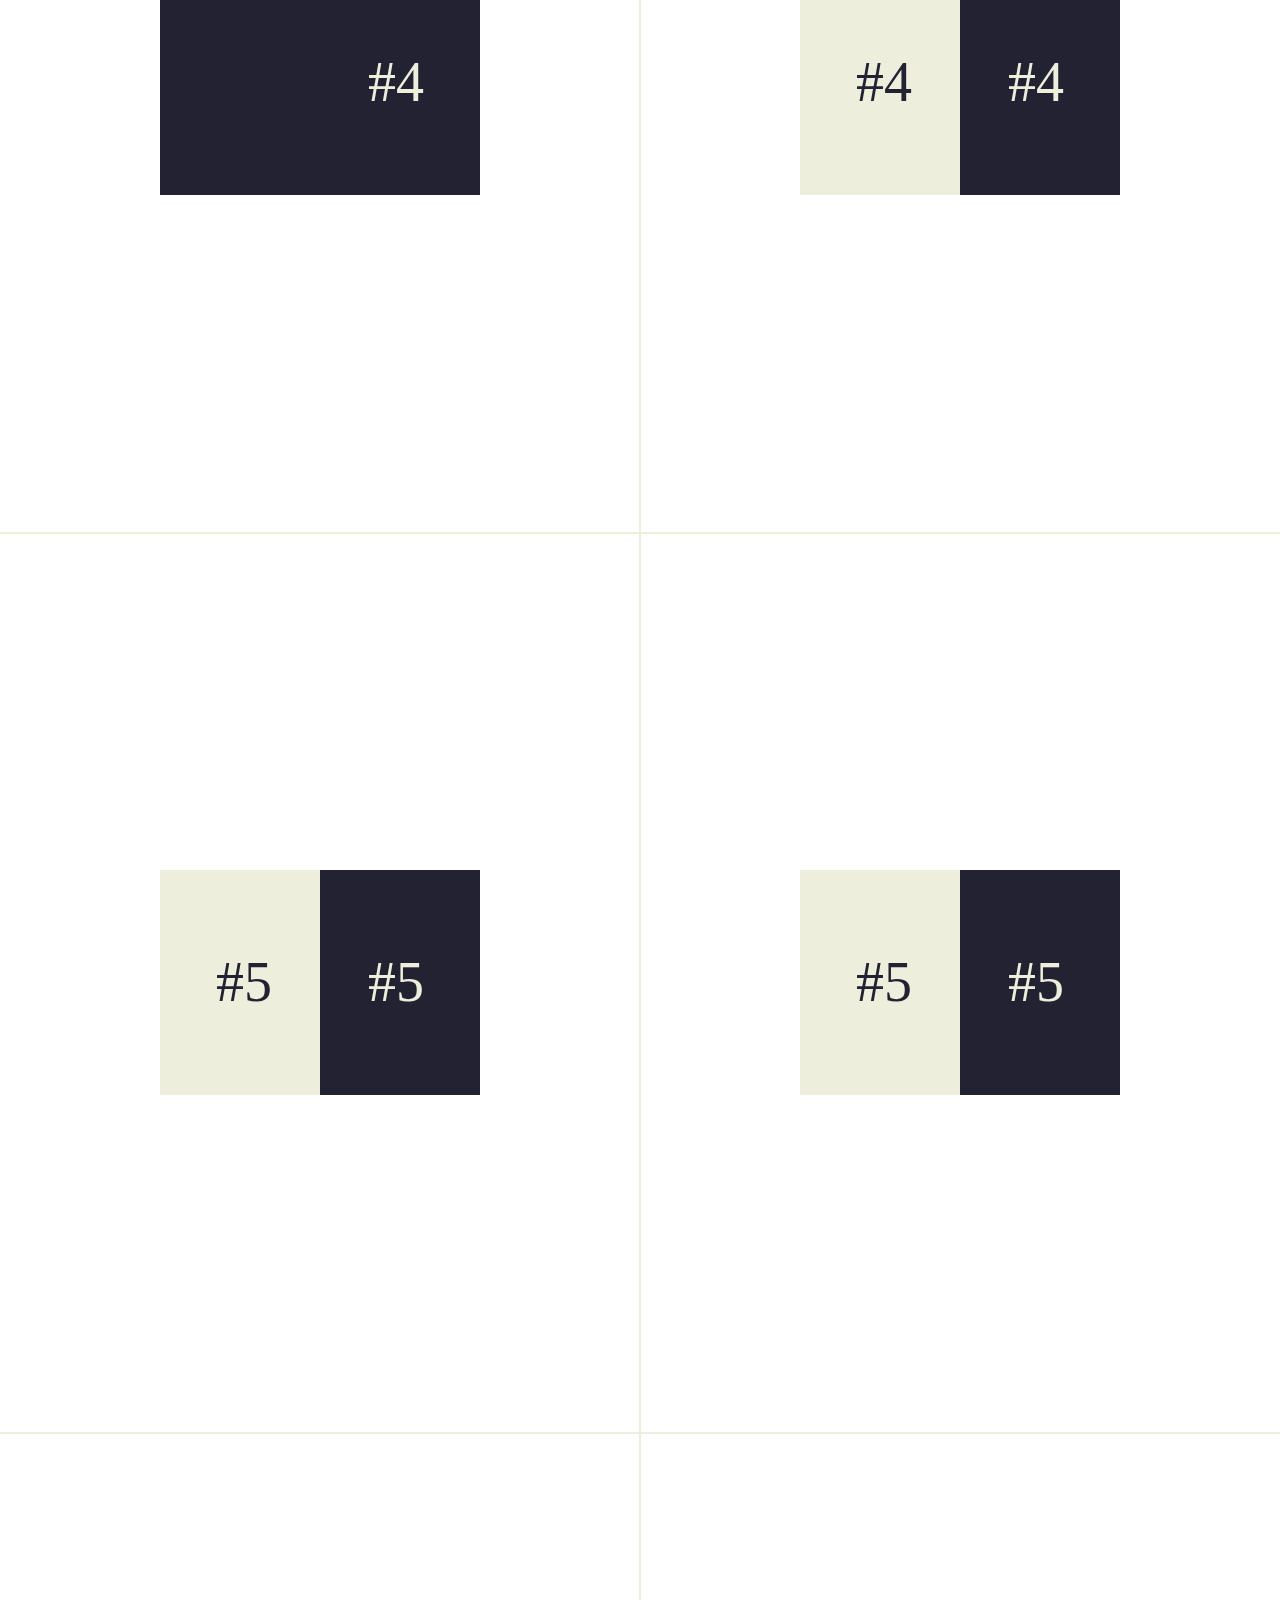
<file: rellax_191117/tests/percentage.html>
<!DOCTYPE html>
<html lang="en">
<head>
	<meta charset="UTF-8">
	<meta name="viewport" content="width=device-width, initial-scale=1.0">
	<meta http-equiv="X-UA-Compatible" content="IE=edge">
	<title></title>
	<style>
		html, body{
			color: #223;
			font-size: 21pt;
			margin: 0; padding: 0;
		}
		nav{
			font-size: 21pt;
			line-height: 1.5em;
			position: fixed;
			bottom: 0; left: 0;
		}
		nav a{ color: inherit; }

		.col{
			text-align: center;
			width: 50%;
			float: left;
			box-sizing: border-box;
		}

		h4{ text-align: center;}

		.container{
			outline: 1px solid #eed;
			font-size: 42pt;
			padding: 37.5vh 12.5vw;
		}
		.block{
			background: #223;
			color: #eed;
			line-height: 25vh;
			text-align: right;
			padding: 0 42pt;
			position: relative;
		}
		span{
			background: #eed;
			color: #223;
			line-height: 25vh;
			text-align: left;
			padding: 0 42pt;
			display: block;
			width: 50%;
			position: absolute;
			top: 0; left: 0;
			box-sizing: border-box;
		}
	</style>
</head>
<body>
	<h4>data-rellax-speed = default</h4>
	<section>
		<div class="col">
			<br>With Percentage (0.5) <br><br>
			<div id="21" class="container"><div class="block">#1<span class="rellax" data-rellax-percentage="0.5">#1</span></div></div>
			<div id="22" class="container"><div class="block">#2<span class="rellax" data-rellax-percentage="0.5">#2</span></div></div>
			<div id="23" class="container"><div class="block">#3<span class="rellax" data-rellax-percentage="0.5">#3</span></div></div>
			<div id="24" class="container"><div class="block">#4<span class="rellax" data-rellax-percentage="0.5">#4</span></div></div>
			<div id="25" class="container"><div class="block">#5<span class="rellax" data-rellax-percentage="0.5">#5</span></div></div>
			<div id="26" class="container"><div class="block">#6<span class="rellax" data-rellax-percentage="0.5">#6</span></div></div>
		</div>
		<div class="col">
			<br>Without Percentage <br><br>
			<div id="21" class="container"><div class="block">#1<span class="rellax">#1</span></div></div>
			<div id="22" class="container"><div class="block">#2<span class="rellax">#2</span></div></div>
			<div id="23" class="container"><div class="block">#3<span class="rellax">#3</span></div></div>
			<div id="24" class="container"><div class="block">#4<span class="rellax">#4</span></div></div>
			<div id="25" class="container"><div class="block">#5<span class="rellax">#5</span></div></div>
			<div id="26" class="container"><div class="block">#6<span class="rellax">#6</span></div></div>
		</div>
	</section>

	<!-- /// -->
	<h4>data-rellax-speed = 2</h4>
	<section>
		<div class="col">
			<br>With Percentage (0.5) <br><br>
			<div class="container"><div class="block">#1<span class="rellax" data-rellax-speed="2" data-rellax-percentage="0.5">#1</span></div></div>
			<div class="container"><div class="block">#2<span class="rellax" data-rellax-speed="2" data-rellax-percentage="0.5">#2</span></div></div>
			<div class="container"><div class="block">#3<span class="rellax" data-rellax-speed="2" data-rellax-percentage="0.5">#3</span></div></div>
			<div class="container"><div class="block">#4<span class="rellax" data-rellax-speed="2" data-rellax-percentage="0.5">#4</span></div></div>
			<div class="container"><div class="block">#5<span class="rellax" data-rellax-speed="2" data-rellax-percentage="0.5">#5</span></div></div>
			<div class="container"><div class="block">#6<span class="rellax" data-rellax-speed="2" data-rellax-percentage="0.5">#6</span></div></div>
		</div>
		<div class="col">
			<br>Without Percentage <br><br>
			<div class="container"><div class="block">#1<span class="rellax" data-rellax-speed="2">#1</span></div></div>
			<div class="container"><div class="block">#2<span class="rellax" data-rellax-speed="2">#2</span></div></div>
			<div class="container"><div class="block">#3<span class="rellax" data-rellax-speed="2">#3</span></div></div>
			<div class="container"><div class="block">#4<span class="rellax" data-rellax-speed="2">#4</span></div></div>
			<div class="container"><div class="block">#5<span class="rellax" data-rellax-speed="2">#5</span></div></div>
			<div class="container"><div class="block">#6<span class="rellax" data-rellax-speed="2">#6</span></div></div>
		</div>
	</section>

	<!-- /// -->
	<h4>Misc</h4>
	<section>
		<div class="col">
			<br>With Percentage (0.5) <br><br>
			<div class="container"><div class="block">#1<span class="rellax" data-rellax-speed="1" data-rellax-percentage="0.5">#1</span></div></div>
			<div class="container"><div class="block">#2<span class="rellax" data-rellax-speed="-1" data-rellax-percentage="0.5">#2</span></div></div>
			<div class="container"><div class="block">#3<span class="rellax" data-rellax-speed="4" data-rellax-percentage="0.5">#3</span></div></div>
			<div class="container"><div class="block">#4<span class="rellax" data-rellax-speed="-4" data-rellax-percentage="0.5">#4</span></div></div>
			<div class="container"><div class="block">#5<span class="rellax" data-rellax-speed="0" data-rellax-percentage="0.5">#5</span></div></div>
			<div class="container"><div class="block">#6<span class="rellax" data-rellax-speed="-10" data-rellax-percentage="0.5">#6</span></div></div>
		</div>
		<div class="col">
			<br>Without Percentage <br><br>
			<div class="container"><div class="block">#1<span class="rellax" data-rellax-speed="1">#1</span></div></div>
			<div class="container"><div class="block">#2<span class="rellax" data-rellax-speed="-1">#2</span></div></div>
			<div class="container"><div class="block">#3<span class="rellax" data-rellax-speed="0">#3</span></div></div>
			<div class="container"><div class="block">#4<span class="rellax" data-rellax-speed="0">#4</span></div></div>
			<div class="container"><div class="block">#5<span class="rellax" data-rellax-speed="0">#5</span></div></div>
			<div class="container"><div class="block">#6<span class="rellax" data-rellax-speed="0">#6</span></div></div>
		</div>
	</section>

	<!-- Scripts -->
	<script src="../rellax.js"></script>
	<script>
		var rellax = new Rellax();
	</script>
</body>
</html>
</file>
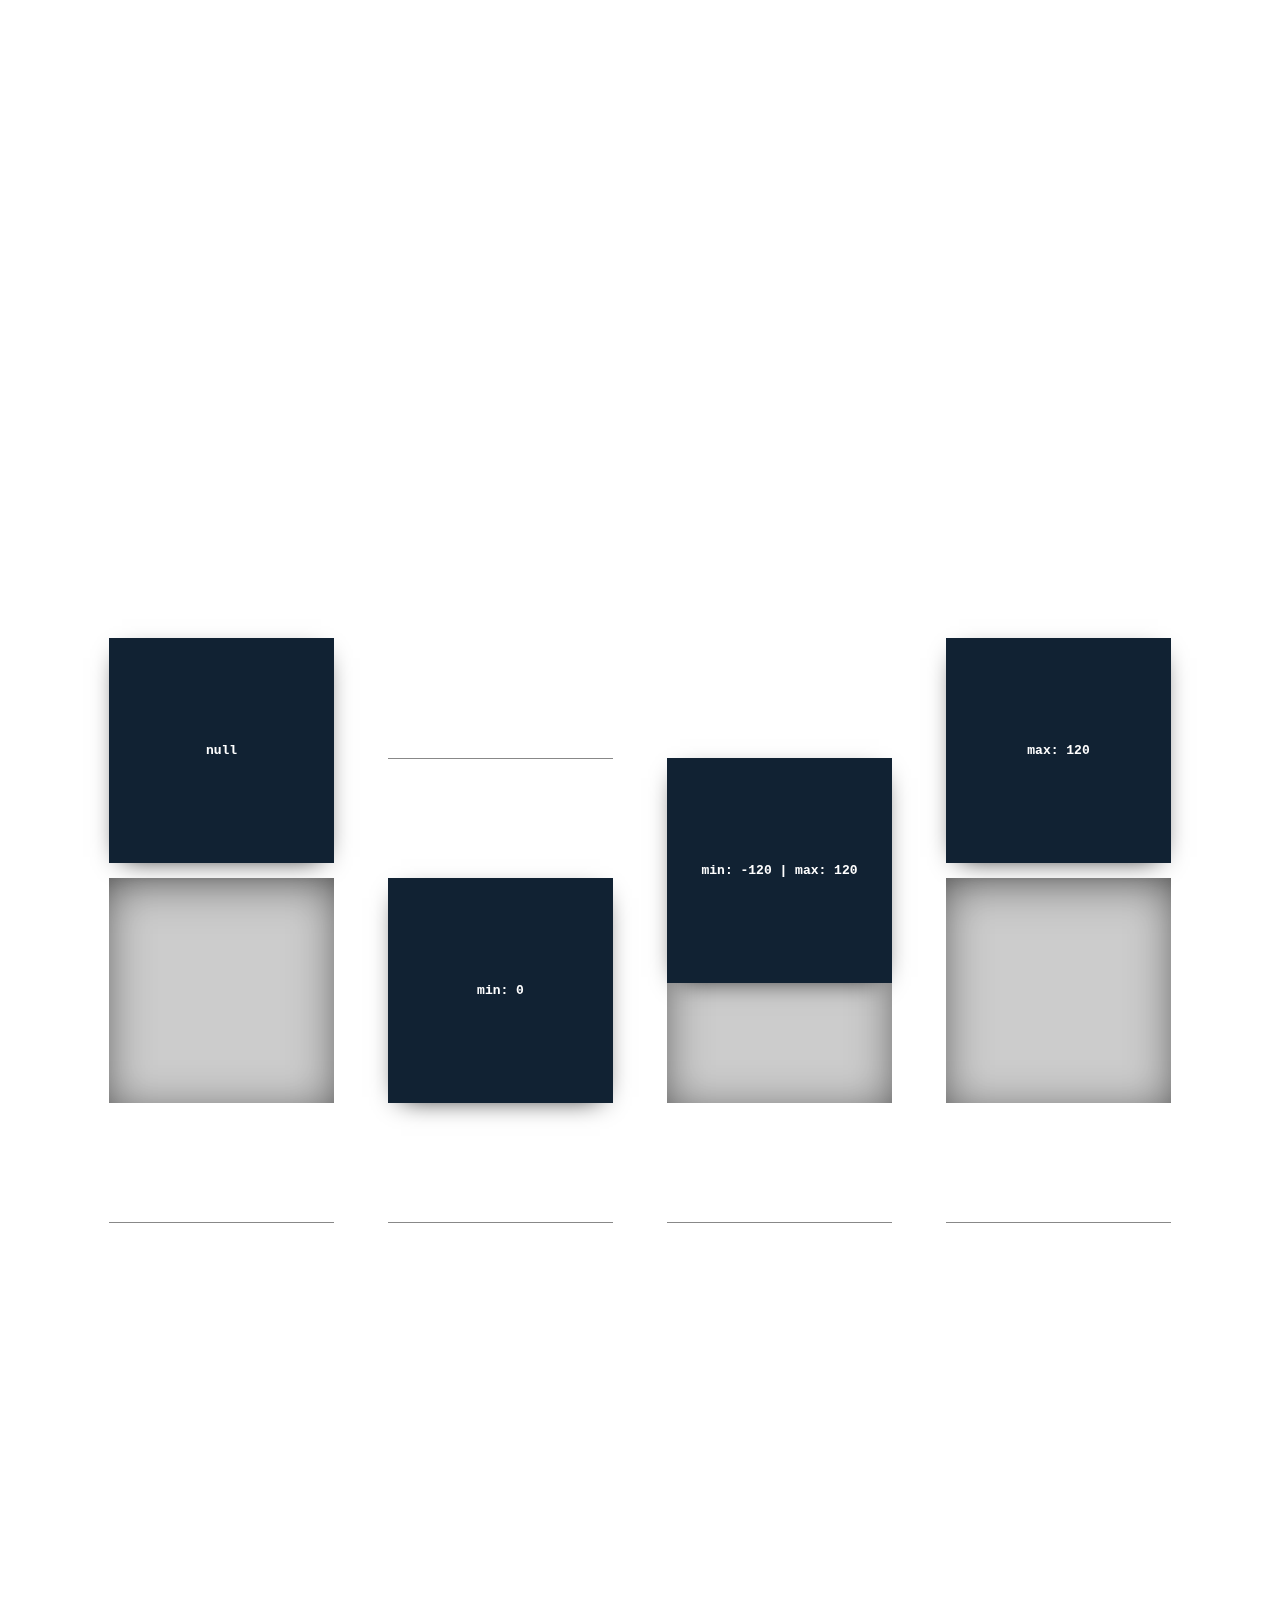
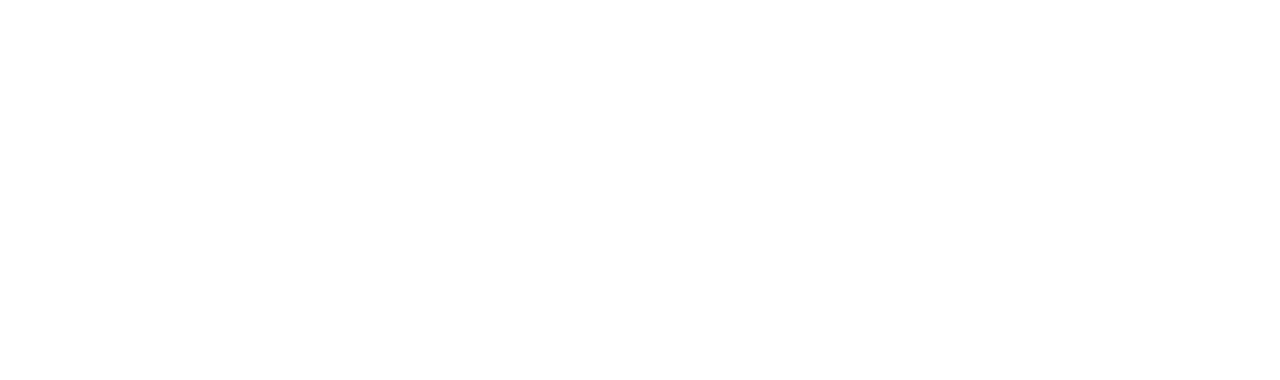
<file: rellax_191117/tests/range.html>
<!DOCTYPE html>
<html lang="en">
<head>
	<meta charset="UTF-8">
	<meta name="viewport" content="width=device-width, initial-scale=1.0">
	<meta http-equiv="X-UA-Compatible" content="IE=edge">
	<title></title>

	<style>
		html, body {
			margin: 0; padding: 0;
			font-family: monospace;
			font-weight: bold;
		}

		.flex {
			display: flex;
			justify-content: center;
			align-items: center;
			height: 100vh; width: 100%;
			padding: 60vh 0;
		}

		.rellax-container {
			height: 25vmin; width: 25vmin;
			position: relative;
			background: #ccc;
			margin: 0 3vmin;
			box-shadow: inset 0 .5rem 4rem -1rem rgba(0,0,0,.8),
						0 -119px 0 #fff,
						0 -120px 0 #888,
						0 119px 0 #fff,
						0 120px 0 #888;
		}

		.rellax {
			background: #123;
			color: #fff;
			position: absolute;
			top: 0; left: 0;
			height: 100%; width: 100%;
			display: flex;
			justify-content: center;
			align-items: center;
			box-shadow: 0 .5rem 2rem -1rem rgba(0,0,0,1);
			will-change: transform;
		}
	</style>

</head>
<body>

	<div class="flex">
		<div class="rellax-container">
			<div class="rellax" data-rellax-speed="-5"> null </div>
		</div>
		<div class="rellax-container">
			<div class="rellax" data-rellax-speed="-5" data-rellax-min="0">min: 0</div>
		</div>
		<div class="rellax-container">
			<div class="rellax" data-rellax-speed="-5" data-rellax-min="-120" data-rellax-max="120">min: -120 | max: 120</div>
		</div>
		<div class="rellax-container">
			<div class="rellax" data-rellax-speed="-5" data-rellax-max="120">max: 120</div>
		</div>
	</div>

	<!-- Scripts -->
	<script src="../rellax.js"></script>
	<script>
		var rellax = new Rellax('.rellax', {center: true});
	</script>
</body>
</html>
</file>
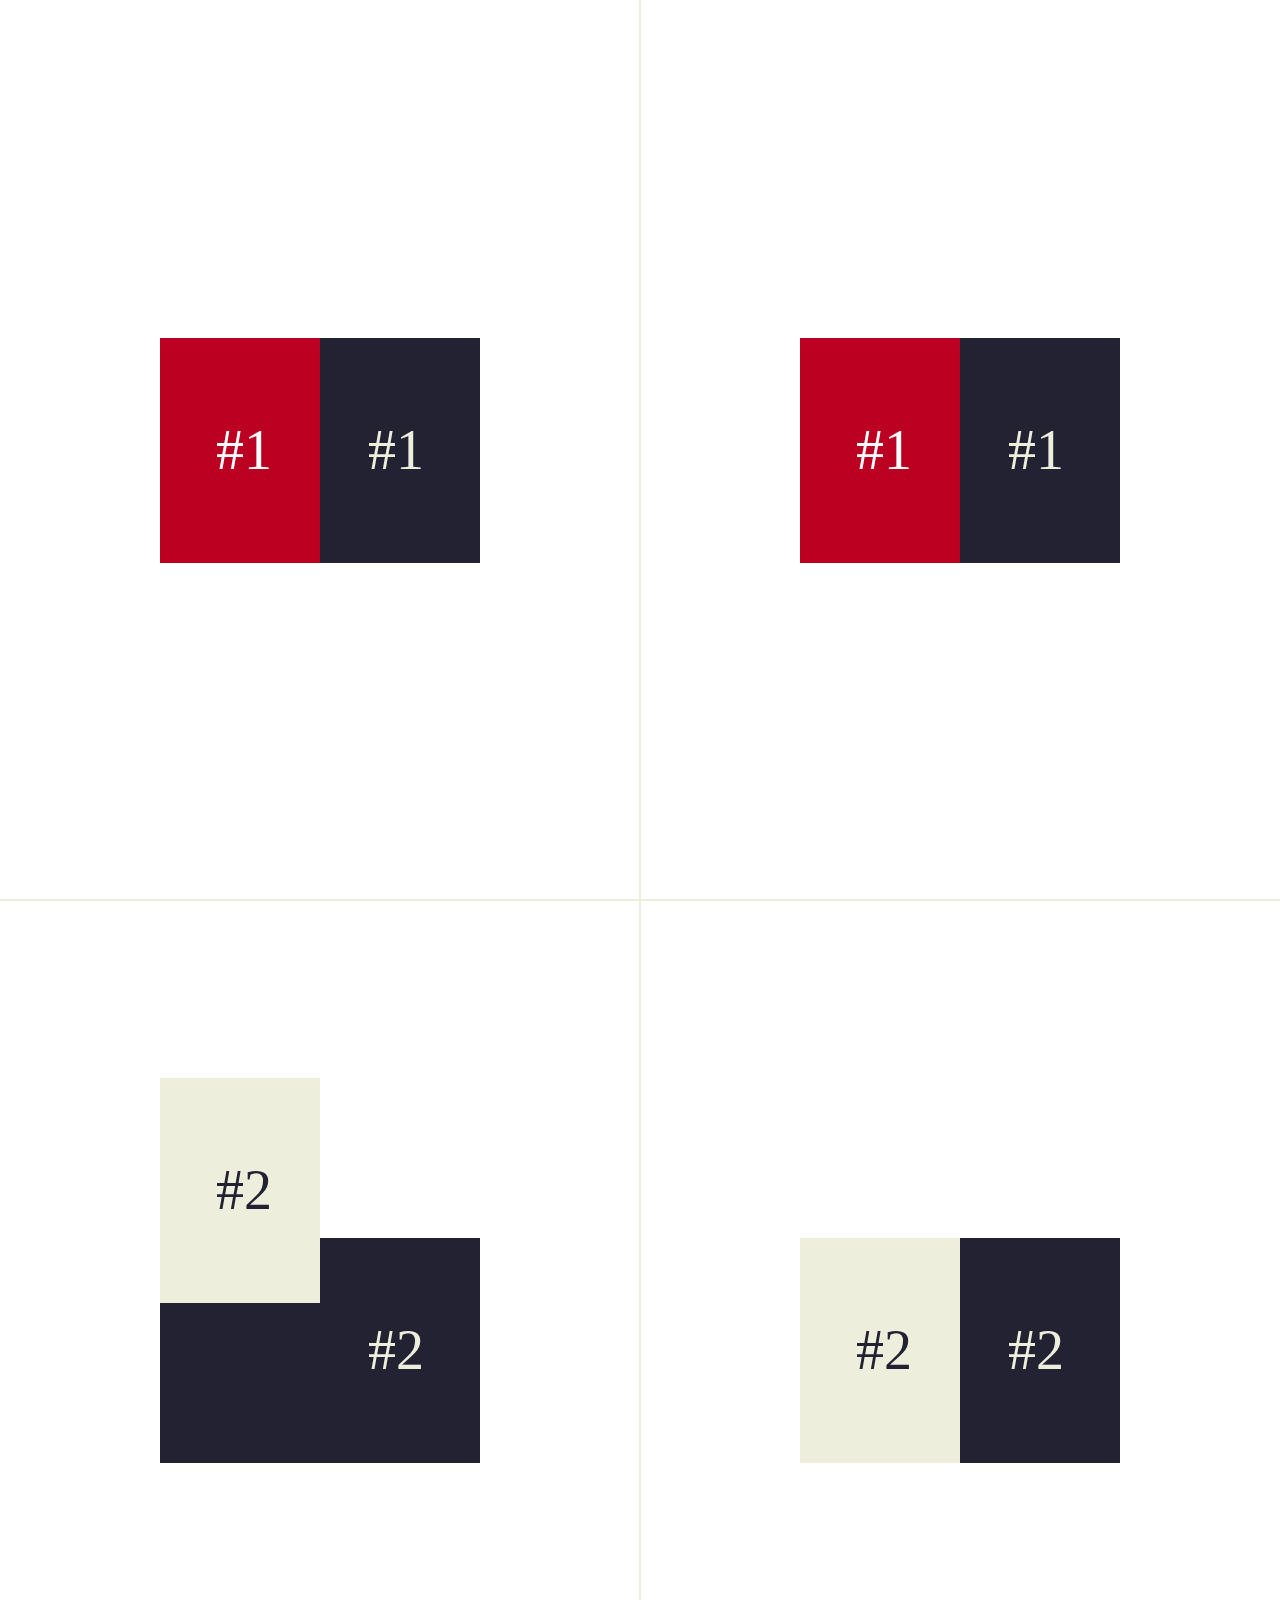
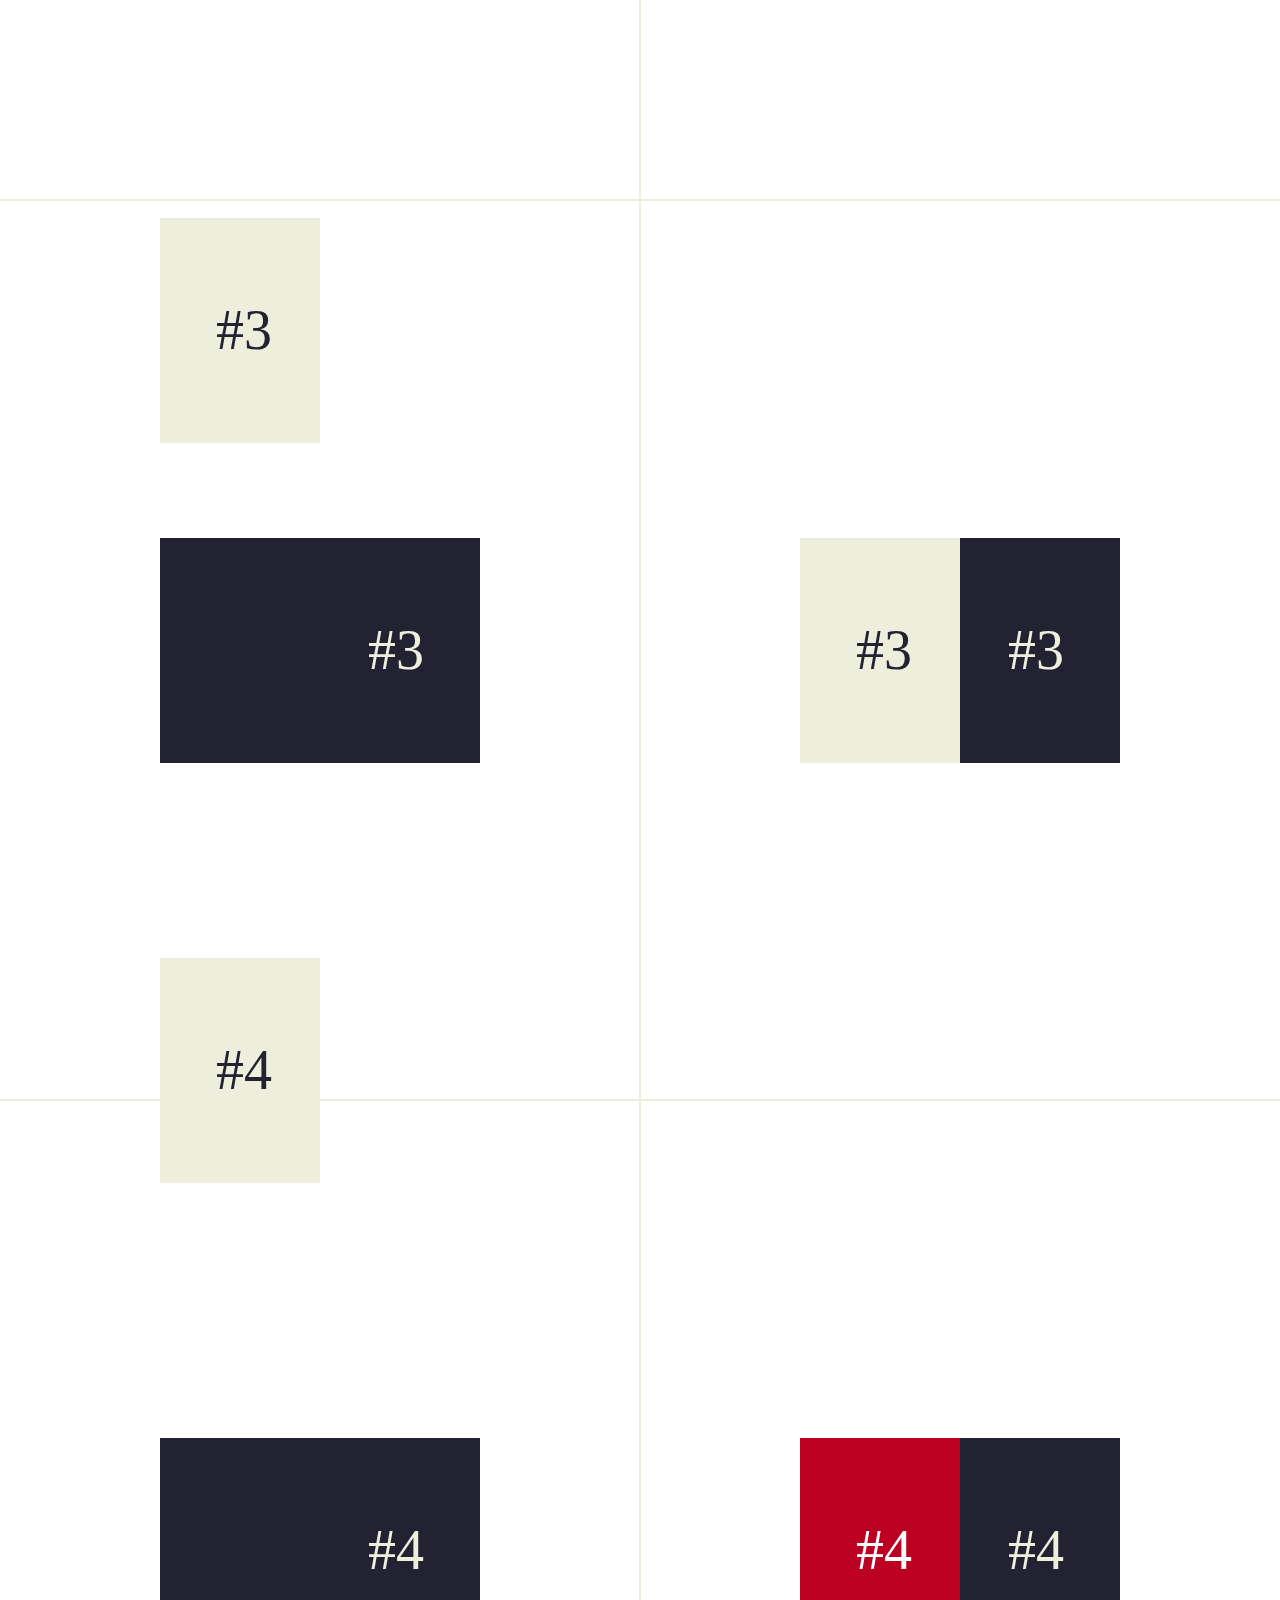
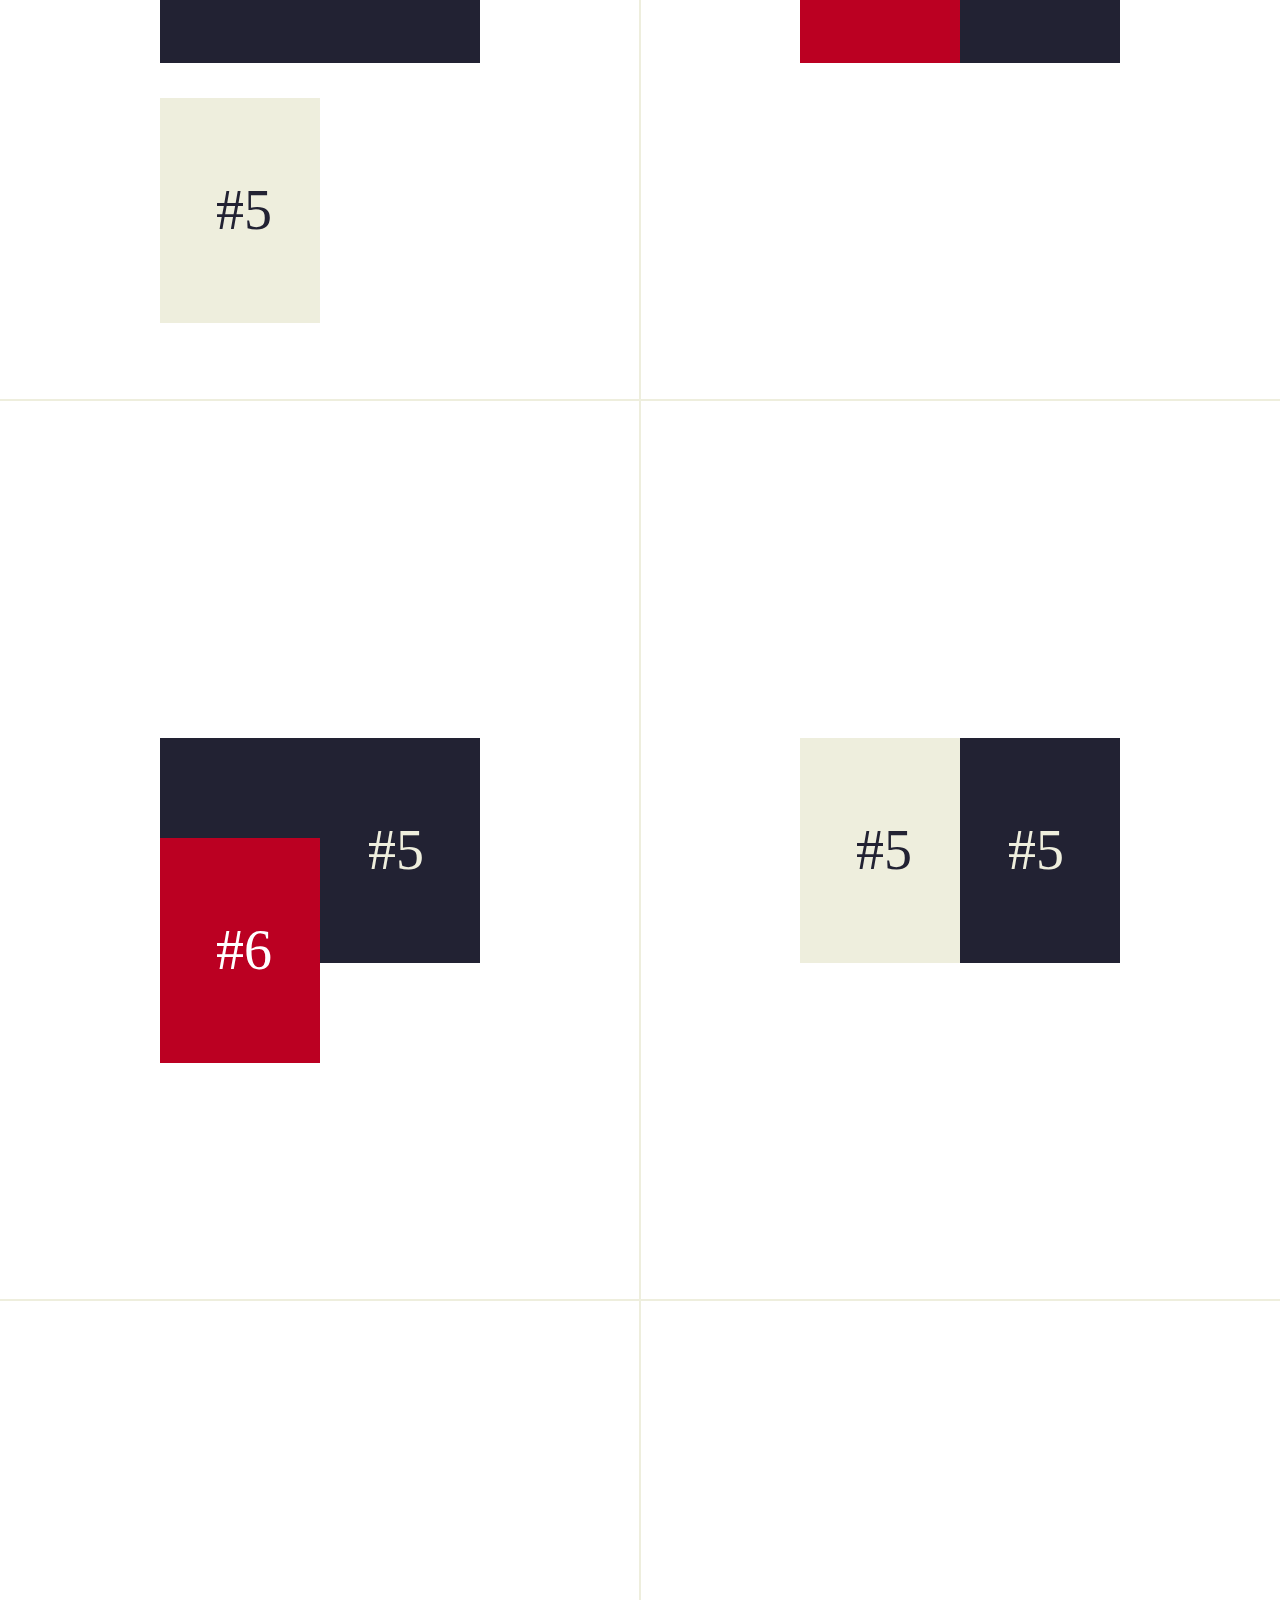
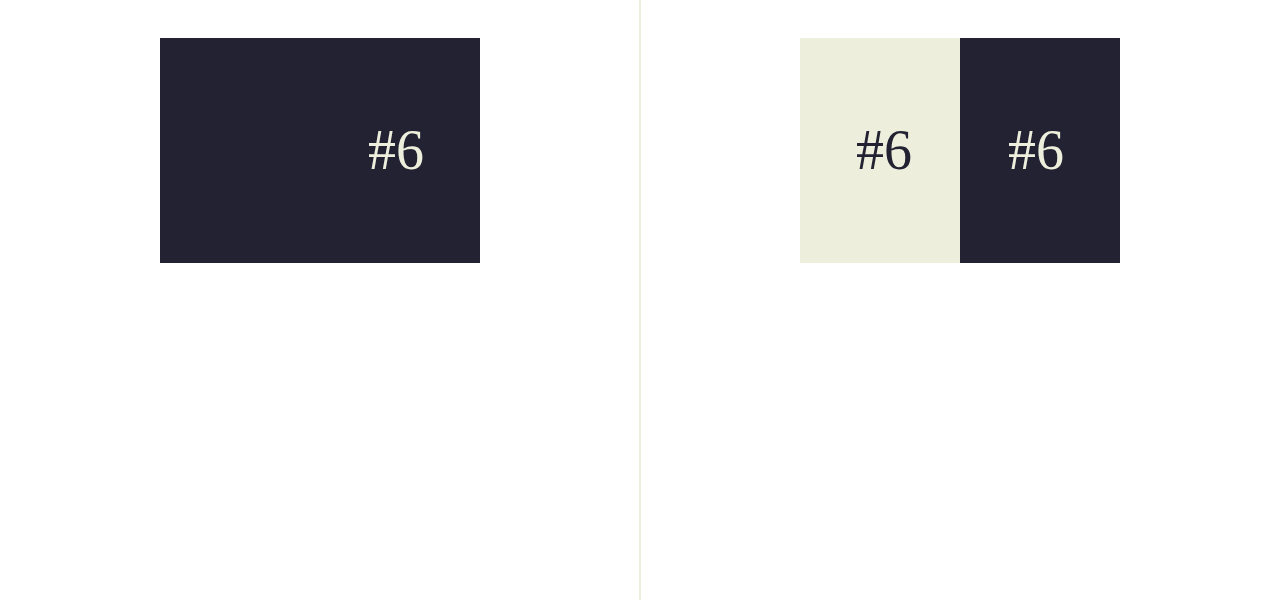
<file: rellax_191117/tests/style.html>
<!DOCTYPE html>
<html lang="en">
<head>
	<meta charset="UTF-8">
	<meta name="viewport" content="width=device-width, initial-scale=1.0">
	<meta http-equiv="X-UA-Compatible" content="IE=edge">
	<title></title>
	<style>
		html, body{
			color: #223;
			font-size: 21pt;
			margin: 0; padding: 0;
		}
		nav{
			font-size: 21pt;
			line-height: 1.5em;
			position: fixed;
			bottom: 0; left: 0;
		}
		nav a{ color: inherit; }

		.col{
			text-align: center;
			width: 50%;
			float: left;
			box-sizing: border-box;
		}

		h4{ text-align: center;}

		.container{
			outline: 1px solid #eed;
			font-size: 42pt;
			padding: 37.5vh 12.5vw;
		}
		.block{
			background: #223;
			color: #eed;
			line-height: 25vh;
			text-align: right;
			padding: 0 42pt;
			position: relative;
		}
		span{
			background: #eed;
			color: #223;
			line-height: 25vh;
			text-align: left;
			padding: 0 42pt;
			display: block;
			width: 50%;
			position: absolute;
			top: 0; left: 0;
			box-sizing: border-box;
		}
	</style>
</head>
<body>
	<section>
		<div class="col">
<div id="21" class="container"><div class="block">#1<span class="rellax" data-rellax-percentage="0.5" style="background:#b02; color:#fff;">#1</span></div></div>
<div id="22" class="container"><div class="block">#2<span class="rellax" data-rellax-percentage="0.5">#2</span></div></div>
<div id="23" class="container"><div class="block">#3<span class="rellax" data-rellax-percentage="0.5">#3</span></div></div>
<div id="24" class="container"><div class="block">#4<span class="rellax" data-rellax-percentage="0.5">#4</span></div></div>
<div id="25" class="container"><div class="block">#5<span class="rellax" data-rellax-percentage="0.5">#5</span></div></div>
<div id="26" class="container"><div class="block">#6<span class="rellax" data-rellax-percentage="0.5" style="background:#b02; color:#fff;">#6</span></div></div>
		</div>
		<div class="col">
			<div id="21" class="container"><div class="block">#1<span class="rellax" style="background:#b02; color:#fff;">#1</span></div></div>
			<div id="22" class="container"><div class="block">#2<span class="rellax">#2</span></div></div>
			<div id="23" class="container"><div class="block">#3<span class="rellax">#3</span></div></div>
			<div id="24" class="container"><div class="block">#4<span class="rellax" style="background:#b02; color:#fff;">#4</span></div></div>
			<div id="25" class="container"><div class="block">#5<span class="rellax">#5</span></div></div>
			<div id="26" class="container"><div class="block">#6<span class="rellax">#6</span></div></div>
		</div>
	</section>

	<!-- Scripts -->
	<script src="../rellax.js"></script>
	<script>
		var rellax = new Rellax();
	</script>
</body>
</html>
</file>
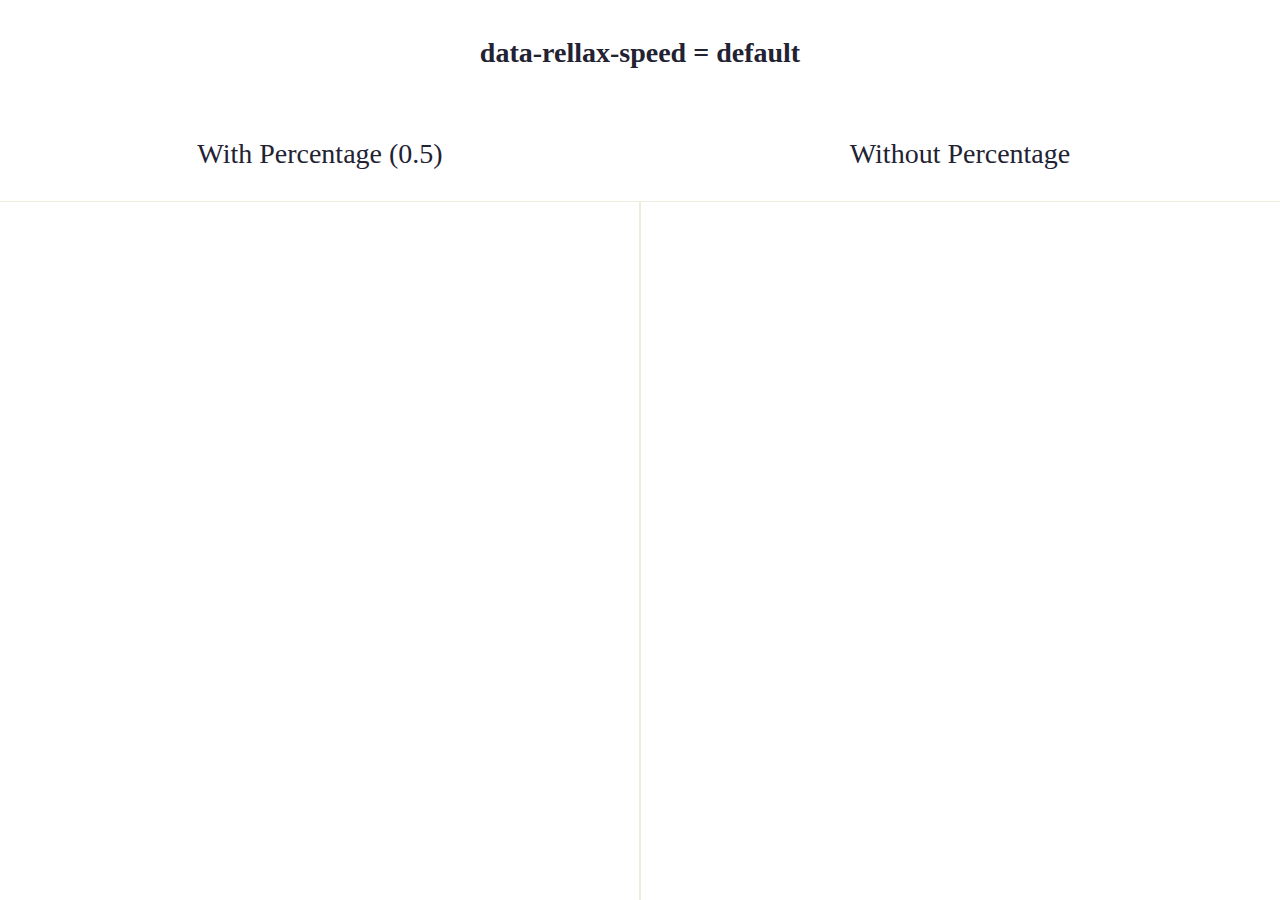
<file: rellax_191117/tests/wrapper.html>
<!DOCTYPE html>
<html lang="en">
<head>
    <meta charset="UTF-8">
    <meta name="viewport" content="width=device-width, initial-scale=1.0">
    <meta http-equiv="X-UA-Compatible" content="IE=edge">
    <title></title>
    <style>
        html, body {
            color: #223;
            font-size: 21pt;
            margin: 0;
            padding: 0;
            width: 100%;
            height: 100%;
            min-height: 100%;
            position: relative;
        }

        .Layout__wrapper-container {
            position: absolute;
            width: 100%;
            height: 100%;
        }

        .Layout__wrapper {
            width: 100%;
            height: 100%;
            display: flex;
            flex-direction: column;
            overflow-y: auto;
            overflow-x: hidden;
            position: relative;
        }

        .Layout__main {
            padding: 0;
            margin: 0;
            display: flex;
            flex-wrap: wrap;
            align-content: space-between;
            position: relative;
            overflow-x: hidden;
            overflow-y: auto;
            flex-grow: 1;
            z-index: 1;
        }

        .page-content {
            max-width: 100vw;
            flex: 100%;
        }

        .col {
            text-align: center;
            width: 50%;
            float: left;
            box-sizing: border-box;
        }

        h4 {
            text-align: center;
        }

        .container {
            display: flex;
            align-items: center;
            outline: 1px solid #eed;
            font-size: 42pt;
            padding: 0 12.5vw;
            height: 200vh;
        }

        .block {
            background: #223;
            color: #eed;
            line-height: 25vh;
            text-align: right;
            margin-top: 20vh;
            height: 200px;
            width: 400px;
            position: relative;
        }

        span {
            background: #eed;
            color: #223;
            line-height: 25vh;
            text-align: left;
            padding: 0 42pt;
            display: block;
            width: 50%;
            position: absolute;
            top: 0;
            left: 0;
            box-sizing: border-box;
        }
    </style>
</head>
<body>
    <div class="Layout__wrapper-container">
        <div class="Layout__wrapper">
            <!-- Here can be fixed header -->
            <main class="Layout__main">
                <div class="page-content">
                    <h4>data-rellax-speed = default</h4>
                        <section>
                            <div class="col">
                                <br>With Percentage (0.5) <br><br>
                                <div class="container">
                                    <div class="block">
                                        #1<span class="rellax" data-rellax-percentage="0.5">#1</span>
                                    </div>
                                </div>
                                <div class="container">
                                    <div class="block">
                                        #2<span class="rellax" data-rellax-percentage="0.5">#2</span>
                                    </div>
                                </div>
                                <div class="container">
                                    <div class="block">
                                        #3<span class="rellax" data-rellax-percentage="0.5">#3</span>
                                    </div>
                                </div>
                                <div class="container">
                                    <div class="block">
                                        #4<span class="rellax" data-rellax-percentage="0.5" style="transition: transform 10s cubic-bezier(0,1,.5,1);">#4</span>
                                    </div>
                                </div>
                                <div class="container">
                                    <div class="block">
                                        #5<span class="rellax" data-rellax-percentage="0.5" style="transition: transform 10s cubic-bezier(0,1,.5,1);">#5</span>
                                    </div>
                                </div>
                                <div class="container">
                                    <div class="block">
                                        #6<span class="rellax" data-rellax-percentage="0.5" style="transition: transform 10s cubic-bezier(0,1,.5,1);">#6</span>
                                    </div>
                                </div>
                            </div>
                            <div class="col">
                                <br>Without Percentage <br><br>
                                <div class="container">
                                    <div class="block">
                                        #1<span class="rellax" style="transition: transform 10s cubic-bezier(0,1,.5,1);">#1</span>
                                    </div>
                                </div>
                                <div class="container">
                                    <div class="block">
                                        #2<span class="rellax" style="transition: transform 10s cubic-bezier(0,1,.5,1);">#2</span>
                                    </div>
                                </div>
                                <div class="container">
                                    <div class="block">
                                        #3<span class="rellax" style="transition: transform 10s cubic-bezier(0,1,.5,1);">#3</span>
                                    </div>
                                </div>
                                <div class="container">
                                    <div class="block">
                                        #4<span class="rellax">#4</span>
                                    </div>
                                </div>
                                <div class="container">
                                    <div class="block">
                                        #5<span class="rellax">#5</span>
                                    </div>
                                </div>
                                <div class="container">
                                    <div class="block">
                                        #6<span class="rellax">#6</span>
                                    </div>
                                </div>
                            </div>
                        </section>
                    </div>
                </div>
            </main>
            <!-- Here can be fixed footer -->
        </div>
    </div>

    <!-- Scripts -->
    <script src="../rellax.js"></script>
    <script>
        var rellax = new Rellax('.rellax', {
            center: true,
            wrapper: document.querySelector('.Layout__main') // or '.Layout__main'
        });
    </script>
</body>
</html>
</file>
<file: rellax_191117/css/main.css>
html, body {
  margin: 0;
  padding: 0;
  font-family: 'Source Sans Pro', sans-serif;
  text-rendering: optimizeLegibility;
  color: #222;
  overflow-x: hidden;
}
h4 {
  font-size: 22px;
  margin-bottom: 28px;
}
p {
  font-size: 22px;
}
a,
a:hover,
a:active,
a:visited {
  text-decoration: none;
  color: #5000F1;
}

header h2 {
  font-size: 15px;
  font-weight: 900;
  letter-spacing: 0.15em;
  margin-top: 70px;
}
header a h2 {
  color: #222;
}
header a h2 span {
  transition: all 400ms cubic-bezier(0.68, -0.1, 0.265, 1.55);
}
header a:hover h2 span {
  color: #fff;
  margin-left: 10px;
}
header .white-block {
  margin-top: 20px;
  width: 46px;
  height: 6px;
  background: #fff;
}

header .title {
  margin-top: 80px;
}
header h1 {
  font-size: 96px;
  font-weight: 900;
  letter-spacing: 0.12em;
  margin: 0;
  margin-left: -6px;
}
header h1 span {
  display: inline-block;
  font-size: 20px;
  margin-top: 18px;
  vertical-align: top;
  letter-spacing: 0;
}
header .title a {
  display: inline-block;
  margin-top: 6px;
  margin-right: -70px;
  background: #222;
  padding: 26px 80px;
  color: #fff;
  border-radius: 12px;
  font-size: 26px;
  letter-spacing: 0.2em;
  transition: all 300ms cubic-bezier(0.68, -0.1, 0.265, 1.55);
}
header .title a:hover {
  margin-top: 12px;
  margin-right: -80px;
  padding: 20px 90px;
}
header h3 {
  font-size: 21px;
}


/*----------------------------------
  Background Grid
------------------------------------*/


.grid {
  position: fixed;
  width: 100%;
}
.grid-line {
  height: 100vh;
  border-left: 1px solid #ccc;
}




.fixed-top {
  position: absolute;
  width: 600px;
  height: 600px;
  background: #00F1C9;
  border-radius: 12px;
  z-index: -1;
  margin-top: -220px;
  margin-left: 100px;
}


/*----------------------------------
  Main
------------------------------------*/

main,
.main {
  overflow: hidden;
}

.section {
  position: relative;
}
section.san-francisco {
  margin-top: 100px;
}


.absolute {
  position: absolute;
  width: 100%;
  height: auto;
  margin-top: 100px;
}
.absolute.above {
  z-index: 2;
}
.absolute h2 {
  font-size: 140px;
  font-weight: 900;
  letter-spacing: -0.04em;
  color: #F0F0F0;
  z-index: -1;
}
.lg-green {
  width: 160px;
  height: 160px;
  background: #00F1C9;
  border-radius: 12px;
  margin-left: -80px;
  margin-top: 200px;
}
.sm-green {
  width: 60px;
  height: 60px;
  background: #00F1C9;
  border-radius: 12px;
  margin-left: -30px;
  margin-top: 400px;
}
.sm-purple {
  width: 60px;
  height: 60px;
  background: #5000F1;
  border-radius: 12px;
  margin-left: -30px;
  margin-top: 400px;
}
.xs-green {
  width: 60px;
  height: 60px;
  background: #00F1C9;
  border-radius: 12px;
  margin-left: -30px;
  margin-top: 400px;
}
.md-green {
  width: 120px;
  height: 120px;
  background: #00F1C9;
  border-radius: 12px;
  margin-left: -60px;
  margin-top: 10px;
}
.lg-purple {
  width: 80px;
  height: 80px;
  background: #5000F1;
  border-radius: 12px;
  margin-left: 57px;
  margin-top: 60px;
}





.date {
  margin-top: 400px;
  font-size: 48px;
  font-weight: 600;
  color: #5000F1;
}
.temp {
  margin-top: 200px;
  font-size: 280px;
  font-weight: 900;
  letter-spacing: -0.07em;
  color: #5000F1;
}







.text-editor {
  background: #222;
  padding: 60px 50px;
  border-radius: 12px;
  margin-left: 15px;
}
code {
  text-align: left;
  padding: 0;
  font-size: 22px;
  background: none;
  border-radius: 0;
  color: #00F1C9;
}



.md-facebook {
  width: 60px;
  height: 60px;
  background: #5000F1;
  border-radius: 12px;
  margin-left: 68px;
  margin-top: 600px;
}
.md-twitter {
  width: 120px;
  height: 120px;
  background: #00F1C9;
  border-radius: 12px;
  margin-left: -60px;
  margin-top: 60px;
}
.md-dixonandmoe {
  width: 120px;
  height: 120px;
  background: #5000F1;
  border-radius: 12px;
  margin-left: -60px;
  margin-top: 760px;
}
.bt-green {
  width: 60px;
  height: 60px;
  background: #00F1C9;
  border-radius: 12px;
  margin-left: -30px;
  margin-top: 700px;
}
.bt-purple {
  width: 80px;
  height: 80px;
  background: #5000F1;
  border-radius: 12px;
  margin-left: 57px;
  margin-top: 600px;
}

.share {
  position: relative;
  top: -240px;
}
.share a {
  font-size: 34px;
}
.share a span {
  transition: all 400ms cubic-bezier(0.68, -0.1, 0.265, 1.55);
}
.share a:hover span {
  margin-left: 10px;
}

a.dam,
a.dam:hover,
a.dam:active,
a.dam:visited {
  color: #222;
}

span.purple {
  color: #5000F1;
}
span.green {
  color: #A0F100;
}
span.white {
  color: #fff;
}


@-webkit-keyframes fuzz /* Safari and Chrome */ {
  0% {
    opacity: 0;
  }
  40% {
    opacity: 0;
  }
  100% {
    /*-webkit-transform: scaleY(1);*/
    opacity: 1;
  }
}

@-webkit-keyframes fuzz2 /* Safari and Chrome */ {
  0% {
    opacity: 0;
  }
  48% {
    opacity: 0;
  }
  100% {
    opacity: 1;
  }
}

@-webkit-keyframes fuzz3 /* Safari and Chrome */ {
  0% {
    opacity: 0;
  }
  54% {
    opacity: 0;
  }
  100% {
    opacity: 1;
  }
}





@-webkit-keyframes stretch /* Safari and Chrome */ {
  0% {
    -webkit-transform: scaleX(0);
    opacity: 0;
  }
  50% {
    -webkit-transform: scaleX(0);
    opacity: 1;
  }
  60% {
    -webkit-transform: scaleX(0);
  }
  100% {
    -webkit-transform: scaleX(1);
  }
}

@-webkit-keyframes fadeInUp {
  0% {
    opacity: 0;
    -webkit-transform: translate3d(0, 20px, 0);
  }
  30% {
    opacity: 0;
  }

  100% {
    opacity: 1;
  }
}







/*----------------------------------
  Medium devices: iPad vertical
------------------------------------*/

@media (max-width: 991px) {


}



/*----------------------------------
  Small devices: iPhone 6+ and below
------------------------------------*/

@media (max-width: 767px) {


}


/*----------------------------------
  iPhone 6 & 6+ specific text bump
------------------------------------*/

@media (max-width: 991px) and (max-height: 736px) and (min-height: 481px) {


}
</file>
